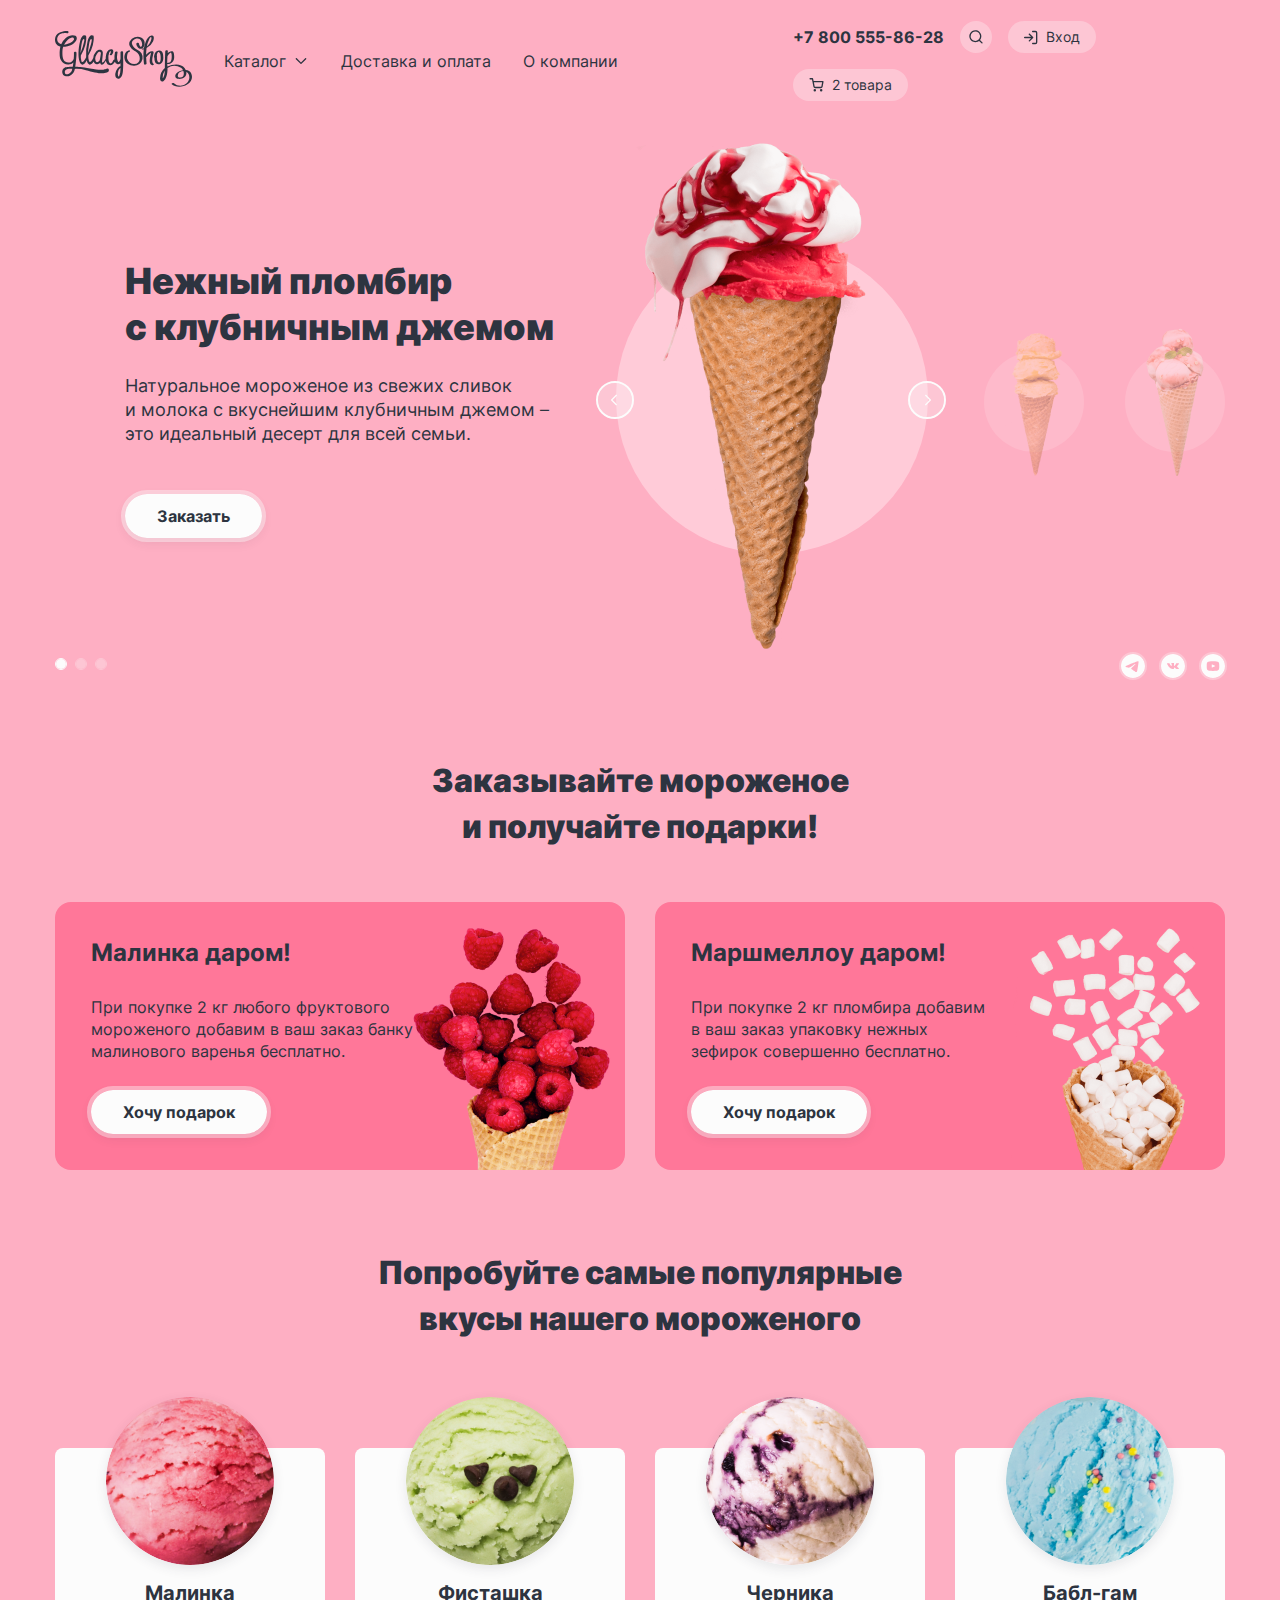
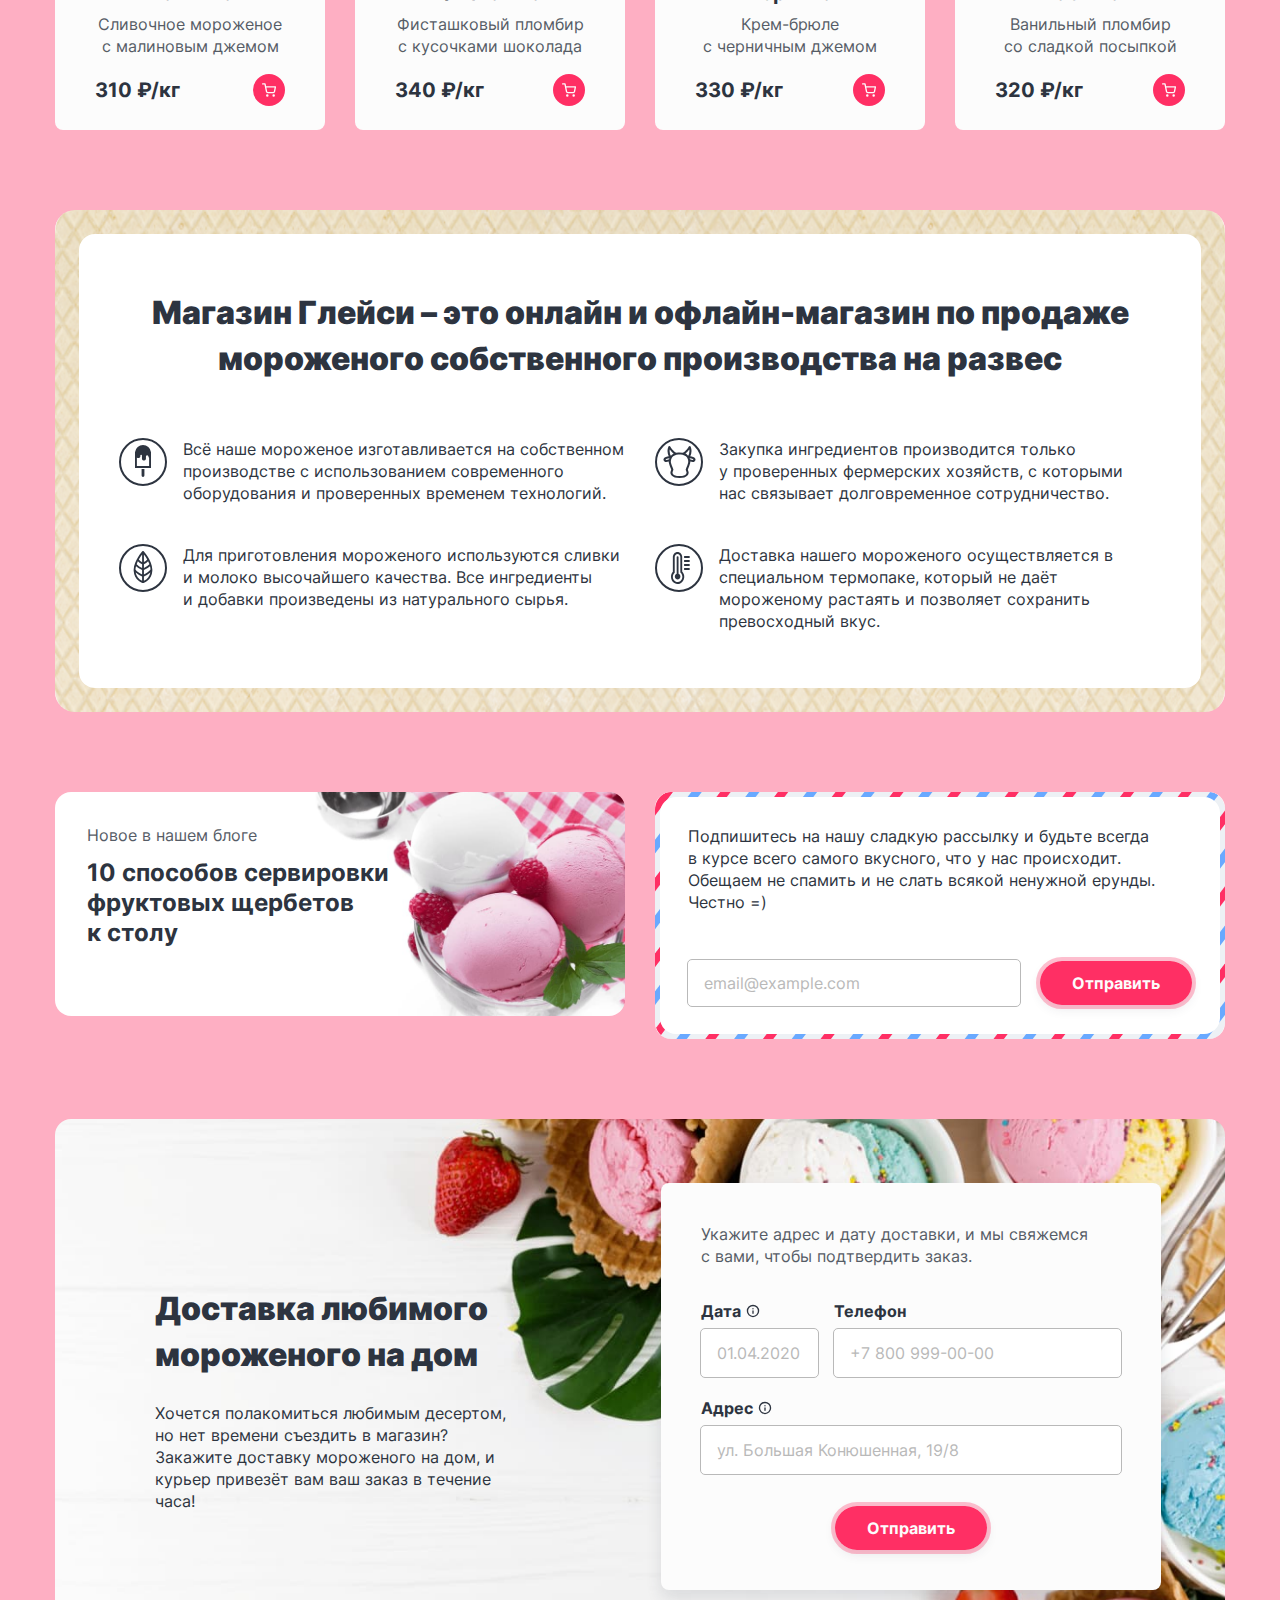
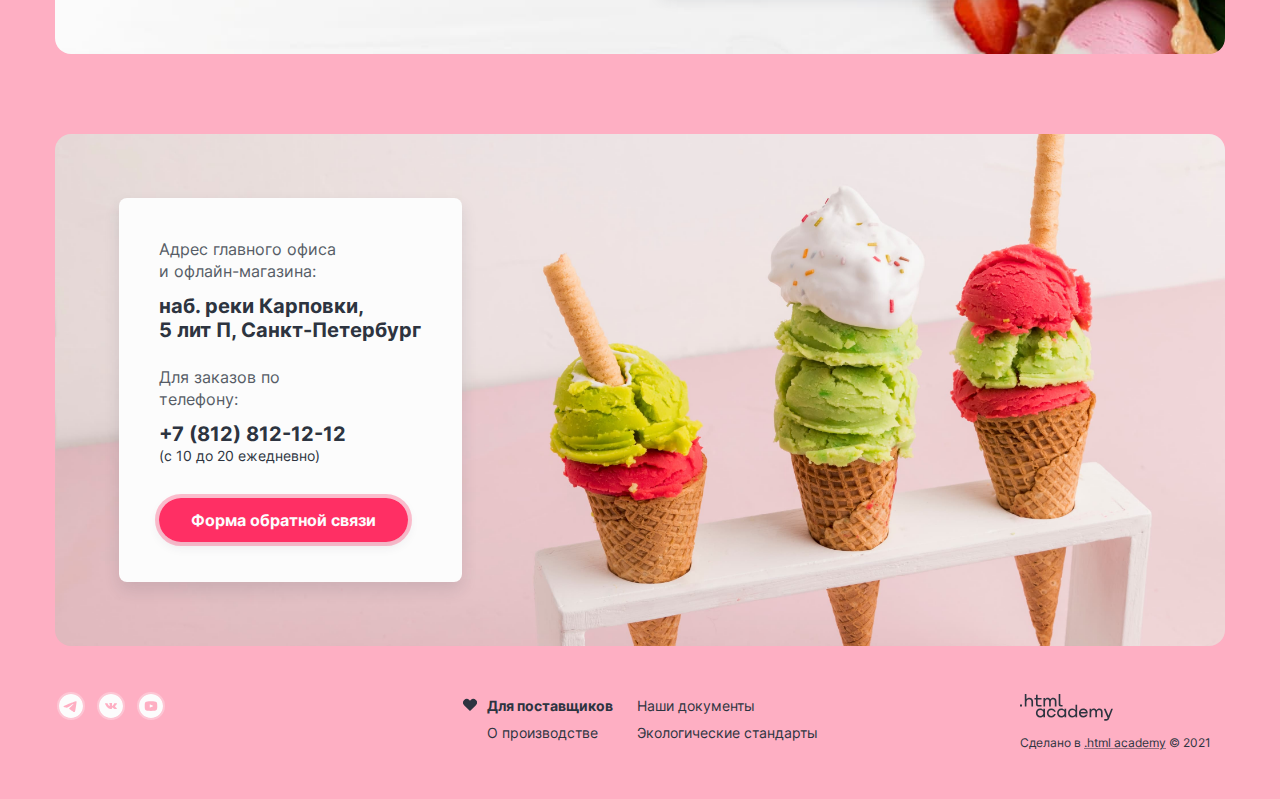
<file: index.html>
<!DOCTYPE html>
<html lang="ru">
  <head>
    <meta charset="utf-8">
    <title>HTML Academy: Глейси</title>
    <link rel="stylesheet" href="./styles/styles.css">
    <link rel="icon" href="favicon.ico">
    <link rel="icon" type="image/png" href="./images/favicon-32x32.png">
  </head>
  <body class="pink-body">
    <header class="page-header">
      <div class="header-wrapper">
        <a aria-label="Логотип Глейси." class="logo">
          <svg class="header-link-icon logo-icon" xmlns="http://www.w3.org/2000/svg" width="137" height="56" fill="none" viewBox="0 0 137 56">
            <path class="header-link-icon logo-icon" fill="#2D3440" d="M52.79 37.565a3.45 3.45 0 0 0-1.914.331s-2.671 2.245-15.885-.34c-9.714-1.905-14.763-1.708-14.763-1.708s1.63-11.179 1.184-14.309a.895.895 0 0 0-.934-.814c-.971 0-1.559.376-1.559.894.084 2.114.01 4.23-.222 6.332a5.362 5.362 0 0 1-2.154 2.69 5.325 5.325 0 0 1-3.34.816c-4.23-.295-5.12-3.354-5.494-5.437-.374-2.084-.587-7.906.526-10.285 0 0 6.375.223 10.382-3.21 4.006-3.435 3.757-6.404 1.86-7.674-1.896-1.27-6.34-1.046-9.75 2.084a17.329 17.329 0 0 0-4.523 6.26S1.191 12.122 2.34 6.863c1.22-5.491 8.69-4.847 8.69-4.847 1.559.304 1.63.447 2.146-.072.517-.518.89-1.86-1.558-1.94C9.169-.076 1.824 1.139.417 6.04c-1.505 5.214 1.273 8.944 5.004 9.525 0 0-2.04 9.033.48 13.504a7.946 7.946 0 0 0 3.163 3.37 7.897 7.897 0 0 0 4.495 1.03c1.47 0 4.07-.822 4.808-2.012 0 0-.347 3.202-.64 4.364 0 0-6.18-.08-8.112.895-3.286 1.744-2.6 5.83-1.336 7.28 1.069 1.234 4.283 1.904 6.607.804a8.86 8.86 0 0 0 3.342-2.812 8.912 8.912 0 0 0 1.6-4.074c3.76-.194 7.526.216 11.156 1.216 5.494 1.646 13.143 3.184 15.44 3.184 2.297 0 7.123-.662 7.417-2.584.16-1.27-.312-1.932-1.05-2.165ZM14.12 7.677s2.92-2.236 4.319-.84a1.927 1.927 0 0 1 .08 2.521c-.588.77-2.137 3.202-9.492 4.41 0 0 2.315-4.079 5.093-6.091Zm.24 34.798s-4.033 2.21-4.452-.787a2.829 2.829 0 0 1 .161-1.874 2.812 2.812 0 0 1 1.3-1.354c.703-.35 1.665-.787 5.859-.635a5.67 5.67 0 0 1-.837 2.696 5.638 5.638 0 0 1-2.03 1.954Z"/><path class="header-link-icon" fill="#2D3440" d="M65.514 21.226v6.162a5.04 5.04 0 0 1-.765 2.262c-.274.495-.63.94-1.051 1.315-.472.412-.784-.51-.962-.894-1.237-2.603-.64-6.09-.16-8.818.223-1.306-2.413-.966-2.618.197a26.425 26.425 0 0 0-.49 7.074 1.659 1.659 0 0 0-1.193.652c-.454.975-1.78 4.213-3.41 2.916-1.175-.894-1.3-3.345-1.425-4.713a13.91 13.91 0 0 1 .73-5.599c-.053.152 1.016-2.53 1.487-1.529a3.26 3.26 0 0 1-.543 2.8c-1.397 1.055.775 1.493 1.62.849 1.604-1.207 2.672-5.107-.061-5.572-3.09-.518-4.844 2.612-5.494 5.098a16.283 16.283 0 0 0-.445 4.364c-.428.752-1.87 3.166-2.716 3.578-.997.518-.98-.206-.944-.671.036-.465.48-4.606.721-7.396a5.18 5.18 0 0 0-.445-3.264c-.383-.778-3.562-2.522-6.358.75a10.665 10.665 0 0 0-2.742 6.261c-.187.376-.392.778-.632 1.216-1.336 2.46-3.019 3.497-3.615 1.789-.6-1.78-.828-3.664-.668-5.536A34.512 34.512 0 0 0 37.84 14.01c1.336-5.956 1.087-8.917.366-9.417-.722-.501-3.785-1.735-5.628 5.59a47.93 47.93 0 0 0-1.416 15.99 38.911 38.911 0 0 1-1.095 2.173c-1.335 2.46-3.01 3.497-3.615 1.789a13.687 13.687 0 0 1-.632-5.536 34.51 34.51 0 0 0 4.506-10.509c1.38-6.036 1.104-8.997.382-9.497-.72-.501-3.784-1.735-5.618 5.59-1.834 7.324-2.2 15.31-.445 20.676 0 0 .961 3.023 2.76 2.8 1.487-.189 3.259-1.655 4.3-4.392.118.538.264 1.07.437 1.592 0 0 .961 3.023 2.76 2.8 1.22-.153 2.671-1.181 3.687-3.06.632 1.637 1.994 2.988 3.748 2.684 2.377-.43 2.867-1.727 2.867-1.727s-.044 2.129 1.478 2.129c1.354 0 2.431-.796 3.5-2.826.365-.689.578-1.091.694-1.324.312 1.923 1.104 3.631 2.671 4.32 2.672 1.163 5.004-1.047 6.376-3.229a3.857 3.857 0 0 0 2.19 2.343 3.325 3.325 0 0 0 3.366-.831v3.148a2.28 2.28 0 0 0-1.38.375 10.47 10.47 0 0 0-3.073 4.222 10.515 10.515 0 0 0-.658 5.187 2.898 2.898 0 0 0 1.473 2.298 2.865 2.865 0 0 0 2.72.036c2.76-1.207 3.18-5.366 3.41-7.906.562-6.108.126-12.467.126-18.593 0-1.127-2.583-.6-2.583.322ZM26.933 11.21c.614-2.37 1.184-3.318 1.78-3.318.597 0 .829.635.41 2.683a52.603 52.603 0 0 1-3.641 11.402s.837-8.389 1.451-10.767Zm7.497 0c.615-2.37 1.184-3.318 1.736-3.318.553 0 .838.635.419 2.683s-1.78 7.709-3.642 11.402c0 0 .89-8.389 1.487-10.767Zm11.45 11.152c-.07.519-.409 3.836-.89 5.625-.48 1.789-.81 2.424-2.252 3.04-1.443.618-2.173-1.27-2.173-1.27-1.024-2.861.347-5.365 1.487-7.082 1.14-1.717 2.288-1.87 2.947-1.789a1.21 1.21 0 0 1 .905 1.002c.023.158.015.319-.023.474ZM65.444 38.46a16.242 16.242 0 0 1-1.407 6.984c-.623.125-.89-.107-1.104-1.109a9.633 9.633 0 0 1 0-2.906 8.06 8.06 0 0 1 2.475-4.606c.045.563.045 1.109.036 1.637ZM82.183 18.695a9.59 9.59 0 0 1-3.077-2.172 9.64 9.64 0 0 1-2.007-3.194c-1.14-3.416 2.6-5.938 5.582-5.786 2.983.152 4.577 3.237 4.452 6-.053.976-.667 3.176-1.87 2.03a5.692 5.692 0 0 1-1.389-3.245c-.178-1.083-2.76-.439-2.582.697.517 3.273 4.025 6.877 7.034 3.452a6.585 6.585 0 0 0 1.259-5.586 6.584 6.584 0 0 0-1.283-2.641 6.55 6.55 0 0 0-2.3-1.816 9.08 9.08 0 0 0-6.286-.122 9.126 9.126 0 0 0-4.87 3.994c-2.431 4.338 2.448 8.577 5.903 10.124 5.547 2.978 5.752 12.565-1.62 12.628a7.405 7.405 0 0 1-4.207-1.431 7.456 7.456 0 0 1-2.64-3.586c-.508-1.503-.25-6.752 1.78-7.155 1.612-.313 1.176-1.788-.4-1.511-3.304.644-4.524 4.927-4.203 7.923.516 4.776 4.968 7.45 9.465 7.414a8.497 8.497 0 0 0 5.502-1.82 8.564 8.564 0 0 0 3.073-4.932 8.394 8.394 0 0 0-.991-5.597 8.335 8.335 0 0 0-4.325-3.668Z"/><path class="header-link-icon" fill="#2D3440" d="M98.727 32.906c-2.538-1.395-1.087-6.77-.704-8.836.25-1.333 1.38-3.39-.436-3.846-2.128-.518-4.657 1.512-6.482 3.452a45.52 45.52 0 0 1 .49-6.69 13.905 13.905 0 0 0 6.392-6.608c1.158-2.325 1.728-7.155-2.19-5.742-3.562 1.252-4.781 5.366-5.894 8.666a26.925 26.925 0 0 0-.971 3.909c-.355.15-.718.28-1.086.393-1.478.465-1.282 1.261.213.796l.722-.233c-.713 5.018-.232 10.276.222 15.204 0 .483 2.671 0 2.573-.698-.195-2.2-.364-4.4-.436-6.582.215-.063.41-.184.561-.349a20.091 20.091 0 0 1 2.743-2.835c.267-.241.543-.465.819-.68l.41-.303c.596-.474.712-.483.338 0-.14.852-.324 1.697-.552 2.53-.49 2.683-1.897 7.951 1.193 9.641.668.34 3.072-.661 2.075-1.19Zm-5.78-21.562c.277-.796.642-1.583.98-2.352.419-.966 1.54-4.266 2.35-2.683.65 1.26-.373 3.327-.827 4.534a10.63 10.63 0 0 1-3.562 4.74c.26-1.435.614-2.851 1.06-4.24Z"/><path class="header-link-icon" fill="#2D3440" d="M108.298 26.637c0-2.943-.329-6.717-3.828-7.03-3.838-.348-5.343 3.685-5.396 6.699a.53.53 0 0 0 .311.51c0 2.817.677 6.492 4.016 6.43 3.722-.054 4.897-3.318 4.897-6.61Zm-4.452 4.9c-2.172-.894-1.976-4.659-1.834-6.474a.485.485 0 0 0-.214-.474c.268-1.789.962-4.472 2.547-3.14 1.264 1.092 1.291 3.712 1.353 5.223.054 1.056-.08 5.527-1.843 4.866h-.009ZM136.346 42.78c-.997-2.577-3.188-3.578-5.601-3.685a10.03 10.03 0 0 0-1.006-1.86c-3.481-5.179-11.744-4.472-17.345-1.79 0-.813-.08-1.627-.116-2.44a6.486 6.486 0 0 0 3.249-.58 6.512 6.512 0 0 0 2.548-2.104c1.487-2.137 1.273-5.93.686-8.326-.552-2.254-2.743-1.851-4.39-1.1a6.55 6.55 0 0 0-1.656 1.127c0-.6.098-1.207.142-1.789.098-1.377-2.529-1.028-2.618.188-.409 5.536-.267 11.054-.391 16.58a13.197 13.197 0 0 0-3.666 4.839 13.245 13.245 0 0 0-1.116 5.974c0 2.03 1.719 3.578 3.562 2.129 2.573-1.986 3.357-5.93 3.713-8.944.146-1.345.193-2.699.142-4.05a12.427 12.427 0 0 1 13.534-.09 6.203 6.203 0 0 1 2.022 2.414c-1.424.256-2.807.701-4.114 1.324-1.523.733-3.784 2.468-3.677 4.41a2.687 2.687 0 0 0 .546 1.703c.372.488.898.834 1.493.979a.795.795 0 0 0 .258.08c5.467.895 9.536-2.352 8.753-6.922 2.671 1.458 3.659 4.839 2.715 7.745-2.128 6.529-10.32 7.987-15.092 3.622-.517-.465-2.84.519-2.431.895 6.892 6.322 24.059.474 19.856-10.33Zm-26.659-1.584a13.915 13.915 0 0 1-1.015 4.597c-.222.492-.463.966-.721 1.431 0 0-.231.054-.276-.644a12.91 12.91 0 0 1 2.084-7.056c-.018.554-.036 1.118-.072 1.672Zm2.787-15.972a.698.698 0 0 0 .134-.152 12.518 12.518 0 0 1 1.692-2.245 7.011 7.011 0 0 1 1.611-1.36c.285.143.579.895.686 1.905.276 2.487.392 9.033-3.508 8.416a2.132 2.132 0 0 0-.891.152c-.009-2.272.116-4.49.276-6.716Zm11.647 21.23h-.054c-1.495-.357-1.335-1.788-1.139-2.754.436-2.262 3.178-3.479 5.44-3.577 1.149 3.22.267 7.074-4.247 6.332Z"/>
          </svg>
        </a>
        <nav class="header-navigation">
          <ul class="header-navigation-list">
            <li class="header-navigation-item">
              <div class="header-search-button-wrapper">
                <a class="header-navigation-link header-catalog-link" href="#">
                  Каталог
                  <svg class="header-link-icon" xmlns="http://www.w3.org/2000/svg" width="12" height="6" fill="none" viewBox="0 0 12 6">
                    <path class="header-link-icon" fill="#2D3440" fill-rule="evenodd" d="M1.808.195a.667.667 0 0 0-.943.943l4.66 4.66a.665.665 0 0 0 .955 0l4.661-4.66A.667.667 0 0 0 10.2.195L6.003 4.39 1.808.195Z" clip-rule="evenodd"/>
                  </svg>
                </a>
                <div class="header-catalog-list-wrapper">
                  <span class="header-catalog-title">Новинки</span>
                  <ul class="header-catalog-list">
                    <li class="header-catalog-list-item">
                      <a class="header-catalog-list-link" href="./catalog.html">Сливочное</a>
                    </li>
                    <li class="header-catalog-item">
                      <a class="header-catalog-list-link" href="#">Щербеты</a>
                    </li>
                    <li class="header-catalog-item">
                      <a class="header-catalog-list-link" href="#">Фруктовый лед</a>
                    </li>
                    <li class="header-catalog-item">
                      <a class="header-catalog-list-link" href="#">Мелорин</a>
                    </li>
                  </ul>
                </div>
              </div>
            </li>
            <li class="header-navigation-item">
              <a class="header-navigation-link" href="#">Доставка и оплата</a>
            </li>
            <li class="header-navigation-item">
              <a class="header-navigation-link" href="#">О компании</a>
            </li>
          </ul>
        </nav>
        <div class="user-navigation">
          <ul class="user-navigation-list">
            <li class="user-navigation-item">
              <a class="user-navigation-link header-phone-link" href="tel:+78005558628">+7 800 555-86-28</a>
            </li>
            <li class="user-navigation-item">
              <div class="user-navigation-link header-search-button-wrapper">
                <button aria-label="Поиск." class="user-navigation-link header-search-button" type="button">
                  <svg class="header-link-icon" xmlns="http://www.w3.org/2000/svg" width="14" height="14" fill="none" viewBox="0 0 14 14">
                    <path class="header-link-icon" fill="#2D3440" fill-rule="evenodd" d="M1.663 6.188a4.667 4.667 0 1 1 8.028 3.237.674.674 0 0 0-.124.124 4.667 4.667 0 0 1-7.904-3.361Zm8.412 4.688a6 6 0 1 1 .943-.943l2.45 2.45a.667.667 0 1 1-.943.943l-2.45-2.45Z" clip-rule="evenodd"/>
                  </svg>
                </button>
                <form class="header-search-wrapper"  action="https://echo.htmlacademy.ru" method="post">
                  <label class="visually-hidden" for="search">Поиск.</label>
                  <input class="header-search-input" type="text" name="search" id="search" placeholder="Поиск по сайту" required>
                  <button aria-label="Заркыть окно поиска" class="header-search-close-button" type="button">
                    <svg class="header-search-close-button" width="16" height="16" viewBox="0 0 16 16" fill="none" xmlns="http://www.w3.org/2000/svg">
                      <g opacity="0.4">
                      <path fill-rule="evenodd" clip-rule="evenodd" d="M12.803 4.13807C13.0634 3.87772 13.0634 3.45561 12.803 3.19526C12.5427 2.93491 12.1206 2.93491 11.8602 3.19526L7.99914 7.05633L4.13807 3.19526C3.87772 2.93491 3.45561 2.93491 3.19526 3.19526C2.93491 3.45561 2.93491 3.87772 3.19526 4.13807L7.05633 7.99914L3.19526 11.8602C2.93491 12.1206 2.93491 12.5427 3.19526 12.803C3.45561 13.0634 3.87772 13.0634 4.13807 12.803L7.99914 8.94195L11.8602 12.803C12.1206 13.0634 12.5427 13.0634 12.803 12.803C13.0634 12.5427 13.0634 12.1206 12.803 11.8602L8.94195 7.99914L12.803 4.13807Z" fill="#2D3440"/>
                      </g>
                      </svg>
                  </button>
                </form>
              </div>
            </li>
            <li class="user-navigation-item">
              <div class="header-search-button-wrapper">
                <a class="user-navigation-link header-enter-link" href="#">
                  <svg class="header-link-icon" xmlns="http://www.w3.org/2000/svg" width="14" height="15" fill="none" viewBox="0 0 14 15">
                    <path class="header-link-icon" fill="#2D3440" fill-rule="evenodd" d="M8 1.525c0-.369.298-.667.667-.667h2.666a2 2 0 0 1 2 2v9.333a2 2 0 0 1-2 2H8.667a.667.667 0 0 1 0-1.333h2.666A.667.667 0 0 0 12 12.19V2.858a.666.666 0 0 0-.667-.667H8.667A.667.667 0 0 1 8 1.525ZM4.862 3.72c.26-.26.682-.26.943 0l3.329 3.329a.673.673 0 0 1 .2.476.664.664 0 0 1-.2.476l-3.33 3.328a.667.667 0 1 1-.942-.943l2.195-2.195H.667a.667.667 0 1 1 0-1.333h6.39L4.862 4.663a.667.667 0 0 1 0-.943Z" clip-rule="evenodd"/>
                  </svg>
                  Вход
                </a>
                <div class="header-modal-wrapper">
                  <span class="header-modal-headline">Личный кабинет</span>
                  <form class="header-modal-form" action="https://echo.htmlacademy.ru" method="post">
                    <label class="visually-hidden" for="header-email">Введите email.</label>
                    <input class="header-modal-input header-modal-input-mail" id="header-email" type="email" placeholder="email@example.com" required>
                    <label class="visually-hidden" for="header-pass">Введите пароль.</label>
                    <input class="header-modal-input header-modal-input-password" id="header-pass" type="password" placeholder="Пароль" required>
                    <button class="button header-modal-enter-button" type="submit">Войти
                      <svg class="spinner-icon" xmlns="http://www.w3.org/2000/svg" width="16" height="16" fill="none" viewBox="0 0 16 16">
                        <g stroke="#FCFCFC" stroke-linecap="round" stroke-width="2" clip-path="url(#a)"><circle cx="8" cy="8" r="7" opacity=".25"/><path d="M15 8a7 7 0 0 0-7-7"/></g><defs><clipPath ><path fill="#fff" d="M0 0h16v16H0z"/></clipPath></defs>
                      </svg>
                    </button>
                    <div>
                      <a class="header-modal-link forgot-password" href="#">Забыли пароль?</a><br>
                      <a class="header-modal-link registration" href="#">Регистрация</a>
                    </div>
                  </form>
                </div>
              </div>
            </li>
            <li class="user-navigation-item basket-link">
              <div class="header-search-button-wrapper">
                <a class="user-navigation-link" href="#">
                  <svg class="header-link-icon" xmlns="http://www.w3.org/2000/svg" width="15" height="14" fill="none" viewBox="0 0 15 14">
                    <path class="header-link-icon" fill="#2D3440" fill-rule="evenodd" d="M1.167.108a.667.667 0 1 0 0 1.333h1.77l.468 2.336a.664.664 0 0 0 .011.053l.967 4.833a1.826 1.826 0 0 0 1.819 1.47h5.62a1.826 1.826 0 0 0 1.819-1.47l.001-.005.927-4.861a.667.667 0 0 0-.655-.792H4.611L4.138.644a.667.667 0 0 0-.654-.536H1.167ZM5.69 8.402l-.813-4.064h8.23l-.775 4.067a.492.492 0 0 1-.492.395H6.183a.492.492 0 0 1-.492-.397Zm-1.134 3.961a1.246 1.246 0 1 1 2.492 0 1.246 1.246 0 0 1-2.492 0Zm6.374 0a1.246 1.246 0 1 1 2.491 0 1.246 1.246 0 0 1-2.491 0Z" clip-rule="evenodd"/>
                  </svg>
                  2 товара
                </a>
                <div class="header-basket">
                  <span class="basket-name">Корзина</span>
                  <ul class="basket-products-list">
                    <li class="basket-products-item">
                      <a class="basket-products-link basket-products-link-amateur" href="#">
                        <img class="basket-product-image" src="./images/header/basket-product-1.png" width="46" height="46" alt="Мороженое Малинка.">
                        <div>
                          <span>Малинка</span><br>
                          <span class="basket-item-description">1 кг х 310 ₽</span>
                        </div>
                      </a>
                      <b class="basket-item-price">310 ₽</b>
                      <button class="tooltip-delete-button" type="button" aria-label="Удалить товар."></button>
                    </li>
                    <li class="basket-products-item">
                        <a class="basket-products-link basket-products-link-amateur" href="#">
                          <img class="basket-product-image" src="./images/header/basket-product-2.png" width="46" height="46" alt="Мороженое Бабл-гам.">
                          <div>
                            <span>Бабл-гам</span><br>
                            <span class="basket-item-description">1,5 кг х 320 ₽</span>
                          </div>
                        </a>
                      <b class="basket-item-price">480 ₽</b>
                      <button class="tooltip-delete-button" type="button" aria-label="Удалить товар."></button>
                    </li>
                  </ul>
                    <div class="basket-bottom">
                      <a class="button basket-submit-button" href="#">Оформить заказ
                        <svg class="spinner-icon" xmlns="http://www.w3.org/2000/svg" width="16" height="16" fill="none" viewBox="0 0 16 16">
                          <g stroke="#FCFCFC" stroke-linecap="round" stroke-width="2" clip-path="url(#a)"><circle cx="8" cy="8" r="7" opacity=".25"/><path d="M15 8a7 7 0 0 0-7-7"/></g><defs><clipPath ><path fill="#fff" d="M0 0h16v16H0z"/></clipPath></defs>
                        </svg>
                      </a>
                      <span class="basket-total-price">Итого: 790 ₽</span>
                    </div>
                </div>
                <div class="basket-empty">
                  <span class="basket-empty-text">Ваша корзина пока пуста</span>
                </div>
              </div>
            </li>
          </ul>
        </div>
      </div>
    </header>
    <main class="main-index">
      <h1 class="visually-hidden">Глейси. Главная страница.</h1>
      <section class="product-slider">
        <h2 class="visually-hidden">Популярное мороженое.</h2>
        <button class="slider-switch-button slider-previous-button" type="button">
          <span class="visually-hidden">Предыдущее мороженое.</span>
          <svg class="slider-switch-button-icon" xmlns="http://www.w3.org/2000/svg" width="16" height="16" fill="none" viewBox="0 0 16 16">
            <path fill="#FCFCFC" fill-rule="evenodd" d="M8.865 13.135a.665.665 0 0 0 .94-.94L5.604 7.994l4.201-4.202a.665.665 0 0 0-.94-.94L4.196 7.52l-.003.003c-.26.26-.26.681 0 .94l4.672 4.672Z" clip-rule="evenodd"/>
          </svg>
        </button>
        <button class="slider-switch-button slider-next-button" type="button">
          <span class="visually-hidden">Следующее мороженое.</span>
          <svg class="slider-switch-button-icon" xmlns="http://www.w3.org/2000/svg" width="16" height="16" fill="none" viewBox="0 0 16 16">
            <path fill="#FCFCFC" fill-rule="evenodd" d="M8.865 13.135a.665.665 0 0 0 .94-.94L5.604 7.994l4.201-4.202a.665.665 0 0 0-.94-.94L4.196 7.52l-.003.003c-.26.26-.26.681 0 .94l4.672 4.672Z" clip-rule="evenodd"/>
          </svg>
        </button>
        <div class="slide-wrapper">
          <div class="slider-description-wrapper">
            <h3 class="ice-cream-name">Нежный пломбир<br>с клубничным джемом</h3>
            <p class="ice-cream-description">Натуральное мороженое из свежих сливок<br>и молока с вкуснейшим клубничным джемом – это идеальный десерт для всей семьи.</p>
            <a class="white-button slider-order-button" href="#">Заказать
              <svg class="spinner-icon" xmlns="http://www.w3.org/2000/svg" width="17" height="16" fill="none" viewBox="0 0 17 16">
                <g stroke="#242424" stroke-linecap="round" stroke-width="2" clip-path="url(#a)"><circle cx="8.902" cy="8" r="7" opacity=".24"/><path d="M15.902 8a7 7 0 0 0-7-7"/></g><defs><clipPath ><path fill="#fff" d="M.902 0h16v16h-16z"/></clipPath></defs>
              </svg>
            </a>
          </div>
          <div class="ice-cream-images">
            <div class="slider-main-image">
              <img src="./images/index/slider-1/product-1.png" alt="Нежный пломбир c клубничным джемом." width="306" height="507">
            </div>
            <a aria-label="Заказать сливочное мороженое со вкусом банана." class="slider-image" href="#">
                <img src="./images/index/slider-1/product-2.png" alt="Сливочное мороженое со вкусом банана" width="66" height="150">
            </a>
            <a aria-label="Заказать карамельный пломбир с маршмеллоу." href="#" class="slider-image">
              <img src="./images/index/slider-1/product-3.png" alt="Карамельный пломбир с маршмеллоу" width="66" height="150">
            </a>
          </div>
        </div>
        <div class="slide-wrapper slide-wrapper-hidden">
          <div class="slider-description-wrapper">
            <h3 class="ice-cream-name">Сливочное мороженое<br>со вкусом банана</h3>
            <p class="ice-cream-description">Сливочное мороженое с ярким банановым вкусом подарит вам свежесть и наслаждение даже в самый жаркий летний день.</p>
            <a class="white-button slider-order-button" href="#">Заказать
              <svg class="spinner-icon" xmlns="http://www.w3.org/2000/svg" width="17" height="16" fill="none" viewBox="0 0 17 16">
                <g stroke="#242424" stroke-linecap="round" stroke-width="2" clip-path="url(#a)"><circle cx="8.902" cy="8" r="7" opacity=".24"/><path d="M15.902 8a7 7 0 0 0-7-7"/></g><defs><clipPath ><path fill="#fff" d="M.902 0h16v16h-16z"/></clipPath></defs>
              </svg>
            </a>
          </div>
          <div class="ice-cream-images">
            <div class="slider-main-image">
              <img src="./images/index/slider-2/product-1.png" alt="Сливочное мороженое со вкусом банана" width="306" height="507">
            </div>
            <a aria-label="Заказать карамельный пломбир с маршмеллоу" href="#" class="slider-image">
              <img src="./images/index/slider-2/product-2.png" alt="Карамельный пломбир с маршмеллоу" width="66" height="150">
            </a>
            <a aria-label="Заказать нежный пломбир с клубничным джемом" href="#" class="slider-image">
              <img src="./images/index/slider-2/product-3.png" alt="Нежный пломбир с клубничным джемом" width="66" height="150">
            </a>
          </div>
        </div>
        <div class="slide-wrapper slide-wrapper-hidden">
          <div class="slider-description-wrapper">
            <h3 class="ice-cream-name">Карамельный пломбир<br>с маршмеллоу</h3>
            <p class="ice-cream-description">Необычный сладкий десерт с карамельным топпингом и кусочками зефира завоюет<br>сердца сладкоежек всех возрастов.</p>
            <a class="white-button slider-order-button" href="#">Заказать
              <svg class="spinner-icon" xmlns="http://www.w3.org/2000/svg" width="17" height="16" fill="none" viewBox="0 0 17 16">
                <g stroke="#242424" stroke-linecap="round" stroke-width="2" clip-path="url(#a)"><circle cx="8.902" cy="8" r="7" opacity=".24"/><path d="M15.902 8a7 7 0 0 0-7-7"/></g><defs><clipPath ><path fill="#fff" d="M.902 0h16v16h-16z"/></clipPath></defs>
              </svg>
            </a>
          </div>
          <div class="ice-cream-images">
            <div class="slider-main-image">
              <img src="./images/index/slider-3/product-1.png" alt="Карамельный пломбир с маршмеллоу" width="306" height="507">
            </div>
            <a aria-label="Закзать нежный пломбир с клубничным джемом" href="#" class="slider-image">
              <img src="./images/index/slider-3/product-2.png" alt="Нежный пломбир с клубничным джемом" width="66" height="150">
            </a>
            <a aria-label="Заказать сливочное мороженое со вкусом банана" href="#" class="slider-image">
              <img src="./images/index/slider-3/product-3.png" alt="Сливочное мороженое со вкусом банана" width="66" height="150">
            </a>
          </div>
        </div>
        <div class="slider-bottom-wrapper">
          <ol class="slider-pagination">
            <li>
              <button class="slider-pagination-button slider-pagination-button-current" type="button">
                <span class="visually-hidden">1 товар.</span>
              </button>
            </li>
            <li>
              <button class="slider-pagination-button" type="button">
                <span class="visually-hidden">2 товар.</span>
              </button>
            </li>
            <li>
              <button class="slider-pagination-button" type="button">
                <span class="visually-hidden">3 товар.</span>
              </button>
            </li>
          </ol>
          <ul class="slider-social-list">
            <li class="slider-social-item">
              <a class="slider-social-link telegram-social-link" href="https://t.me/htmlacademy">
                <span class="visually-hidden">Telegram.</span>
                <svg xmlns="http://www.w3.org/2000/svg" width="24" height="24" fill="none" class="slider-social-link-icon" viewBox="0 0 24 24">
                  <path fill="#FCFCFC" fill-rule="evenodd" d="M24 12c0 6.627-5.373 12-12 12S0 18.627 0 12 5.373 0 12 0s12 5.373 12 12ZM12.43 8.859c-1.167.485-3.5 1.49-6.998 3.014-.568.226-.866.447-.893.663-.046.366.412.51 1.034.705.085.027.173.054.263.084.613.199 1.437.432 1.865.441.389.008.823-.152 1.302-.48 3.268-2.207 4.955-3.322 5.061-3.346.075-.017.179-.039.249.024.07.062.063.18.056.212-.046.193-1.84 1.862-2.77 2.726-.29.269-.495.46-.537.504-.094.097-.19.19-.282.279-.57.548-.996.96.024 1.632.49.323.882.59 1.273.856.427.291.853.581 1.405.943.14.092.274.187.405.28.497.355.944.673 1.496.623.32-.03.652-.331.82-1.23.397-2.126 1.179-6.73 1.36-8.628a2.112 2.112 0 0 0-.02-.472.506.506 0 0 0-.172-.325c-.143-.117-.365-.142-.465-.14-.451.008-1.143.249-4.476 1.635Z" clip-rule="evenodd"/>
                </svg>
              </a>
            </li>
            <li class="slider-social-item">
              <a class="slider-social-link vk-social-link" href="https://vk.com/htmlacademy">
                <span class="visually-hidden">Вконтакте.</span>
                <svg xmlns="http://www.w3.org/2000/svg" width="24" height="24" fill="none" viewBox="0 0 24 24">
                  <path fill="#FCFCFC" fill-rule="evenodd" d="M24 12c0 6.627-5.373 12-12 12S0 18.627 0 12 5.373 0 12 0s12 5.373 12 12Zm-11.412 2.975h-.717s-1.582.083-2.976-1.188c-1.52-1.388-2.863-4.14-2.863-4.14s-.077-.18.007-.268c.095-.098.352-.104.352-.104l1.715-.01s.161.024.277.098c.095.062.149.176.149.176s.277.615.644 1.17c.716 1.085 1.05 1.322 1.293 1.206.354-.17.248-1.533.248-1.533s.007-.496-.178-.716c-.143-.17-.414-.22-.533-.235-.096-.011.062-.207.267-.295.309-.133.854-.14 1.498-.135.501.005.645.032.842.074.455.096.44.405.41 1.07-.01.2-.02.43-.02.697 0 .06-.002.124-.004.19-.01.34-.023.73.233.876.132.074.453.011 1.256-1.185.381-.566.667-1.233.667-1.233s.062-.119.16-.17c.098-.051.232-.036.232-.036l1.805-.01s.542-.056.63.158c.091.226-.203.751-.94 1.612-.696.813-1.036 1.115-1.01 1.38.02.196.242.372.67.72.888.722 1.124 1.101 1.18 1.192a.447.447 0 0 0 .011.016c.398.578-.44.623-.44.623l-1.603.02s-.345.06-.798-.214c-.237-.142-.469-.375-.69-.597-.337-.339-.649-.652-.915-.578-.447.124-.433.967-.433.967s.004.18-.098.277c-.11.104-.328.125-.328.125Z" clip-rule="evenodd"/>
                </svg>
              </a>
            </li>
            <li class="slider-social-item">
              <a class="slider-social-link youtube-social-link" href="https://www.youtube.com/@HTMLAcademyRUS/featured">
                <span class="visually-hidden">Youtube.</span>
                <svg xmlns="http://www.w3.org/2000/svg" width="24" height="24" fill="none" viewBox="0 0 24 24">
                  <path fill="#FCFCFC" d="m14.004 11.791-2.808-1.31c-.245-.114-.446.014-.446.285v2.468c0 .271.201.399.446.285l2.806-1.31c.247-.115.247-.303.002-.418ZM12 0C5.372 0 0 5.372 0 12s5.372 12 12 12 12-5.372 12-12S18.628 0 12 0Zm0 16.875c-6.143 0-6.25-.554-6.25-4.875S5.857 7.125 12 7.125c6.142 0 6.25.554 6.25 4.875s-.108 4.875-6.25 4.875Z"/>
                </svg>
              </a>
            </li>
          </ul>
        </div>
      </section>
      <section class="gifts-section">
        <h2 class="gifts-section-title">Заказывайте мороженое и получайте подарки!</h2>
        <ul class="gifts-section-wrapper">
          <li class="gifts-section-card gifts-section-card-raspberry">
            <span class="gifts-card-name">Малинка даром!</span>
            <p class="gifts-card-text">При покупке 2 кг любого фруктового мороженого добавим в ваш заказ банку малинового варенья бесплатно.</p>
            <a class="white-button" href="#">Хочу подарок
              <svg class="spinner-icon" xmlns="http://www.w3.org/2000/svg" width="17" height="16" fill="none" viewBox="0 0 17 16">
                <g stroke="#242424" stroke-linecap="round" stroke-width="2" clip-path="url(#a)"><circle cx="8.902" cy="8" r="7" opacity=".24"/><path d="M15.902 8a7 7 0 0 0-7-7"/></g><defs><clipPath ><path fill="#fff" d="M.902 0h16v16h-16z"/></clipPath></defs>
              </svg>
            </a>
          </li>
          <li class="gifts-section-card gifts-section-card-marshmallow">
            <span class="gifts-card-name">Маршмеллоу даром!</span>
            <p class="gifts-card-text">При покупке 2 кг пломбира добавим<br>в ваш заказ упаковку нежных<br>зефирок совершенно бесплатно.</p>
            <a class="white-button" href="#">Хочу подарок
              <svg class="spinner-icon" xmlns="http://www.w3.org/2000/svg" width="17" height="16" fill="none" viewBox="0 0 17 16">
                <g stroke="#242424" stroke-linecap="round" stroke-width="2" clip-path="url(#a)"><circle cx="8.902" cy="8" r="7" opacity=".24"/><path d="M15.902 8a7 7 0 0 0-7-7"/></g><defs><clipPath ><path fill="#fff" d="M.902 0h16v16h-16z"/></clipPath></defs>
              </svg>
            </a>
          </li>
        </ul>
      </section>
      <section class="index-catalog-section">
        <h2 class="index-catalog-section-title">Попробуйте самые популярные вкусы нашего мороженого</h2>
        <ul class="index-catalog-list">
          <li class="index-catalog-item">
            <img class="index-catalog-image" src="./images/index/catalog-list/raspberry-catalog.png" alt="Малинка." width="168" height="168">
            <a class="index-catalog-icecream-name" href="#">Малинка</a>
            <span class="index-catalog-icecream-description">Сливочное мороженое<br>с малиновым джемом</span>
            <div class="index-catalog-inner-wrapper">
              <span class="index-catalog-icecream-price">310 ₽/кг</span>
              <button class="index-catalog-basket-button" type="button">
                <span class="visually-hidden">Поместить товар в корзину.</span>
                <svg xmlns="http://www.w3.org/2000/svg" width="15" height="14" fill="none" viewBox="0 0 15 14">
                  <path fill="#FCFCFC" fill-rule="evenodd" d="M1.167.25a.667.667 0 1 0 0 1.333h1.77l.468 2.336a.664.664 0 0 0 .011.053l.967 4.833a1.826 1.826 0 0 0 1.819 1.47h5.62a1.826 1.826 0 0 0 1.819-1.47l.001-.005.927-4.861a.667.667 0 0 0-.655-.792H4.611L4.138.786A.667.667 0 0 0 3.484.25H1.167ZM5.69 8.544 4.878 4.48h8.23l-.775 4.067a.492.492 0 0 1-.492.395H6.183a.492.492 0 0 1-.492-.397Zm-1.134 3.961a1.246 1.246 0 1 1 2.492 0 1.246 1.246 0 0 1-2.492 0Zm6.374 0a1.246 1.246 0 1 1 2.491 0 1.246 1.246 0 0 1-2.491 0Z" clip-rule="evenodd"/>
                </svg>
              </button>
            </div>
          </li>
          <li class="index-catalog-item">
            <img class="index-catalog-image"  src="./images/index/catalog-list/pistachio-catalog.png" alt="Фисташка." width="168" height="168">
            <a class="index-catalog-icecream-name" href="#">Фисташка</a>
            <span class="index-catalog-icecream-description">Фисташковый пломбир<br>с кусочками шоколада</span>
            <div class="index-catalog-inner-wrapper">
              <span class="index-catalog-icecream-price">340 ₽/кг</span>
              <button class="index-catalog-basket-button" type="button">
                <span class="visually-hidden">Поместить товар в корзину.</span>
                <svg xmlns="http://www.w3.org/2000/svg" width="15" height="14" fill="none" viewBox="0 0 15 14">
                  <path fill="#FCFCFC" fill-rule="evenodd" d="M1.167.25a.667.667 0 1 0 0 1.333h1.77l.468 2.336a.664.664 0 0 0 .011.053l.967 4.833a1.826 1.826 0 0 0 1.819 1.47h5.62a1.826 1.826 0 0 0 1.819-1.47l.001-.005.927-4.861a.667.667 0 0 0-.655-.792H4.611L4.138.786A.667.667 0 0 0 3.484.25H1.167ZM5.69 8.544 4.878 4.48h8.23l-.775 4.067a.492.492 0 0 1-.492.395H6.183a.492.492 0 0 1-.492-.397Zm-1.134 3.961a1.246 1.246 0 1 1 2.492 0 1.246 1.246 0 0 1-2.492 0Zm6.374 0a1.246 1.246 0 1 1 2.491 0 1.246 1.246 0 0 1-2.491 0Z" clip-rule="evenodd"/>
                </svg>
              </button>
            </div>
          </li>
          <li class="index-catalog-item">
            <img class="index-catalog-image"  src="./images/index/catalog-list/blueberry-catalog.png" alt="Черника." width="168" height="168">
            <a class="index-catalog-icecream-name" href="#">Черника</a>
            <span class="index-catalog-icecream-description">Крем-брюле<br>с черничным джемом</span>
            <div class="index-catalog-inner-wrapper">
              <span class="index-catalog-icecream-price">330 ₽/кг</span>
              <button class="index-catalog-basket-button" type="button">
                <span class="visually-hidden">Поместить товар в корзину.</span>
                <svg xmlns="http://www.w3.org/2000/svg" width="15" height="14" fill="none" viewBox="0 0 15 14">
                  <path fill="#FCFCFC" fill-rule="evenodd" d="M1.167.25a.667.667 0 1 0 0 1.333h1.77l.468 2.336a.664.664 0 0 0 .011.053l.967 4.833a1.826 1.826 0 0 0 1.819 1.47h5.62a1.826 1.826 0 0 0 1.819-1.47l.001-.005.927-4.861a.667.667 0 0 0-.655-.792H4.611L4.138.786A.667.667 0 0 0 3.484.25H1.167ZM5.69 8.544 4.878 4.48h8.23l-.775 4.067a.492.492 0 0 1-.492.395H6.183a.492.492 0 0 1-.492-.397Zm-1.134 3.961a1.246 1.246 0 1 1 2.492 0 1.246 1.246 0 0 1-2.492 0Zm6.374 0a1.246 1.246 0 1 1 2.491 0 1.246 1.246 0 0 1-2.491 0Z" clip-rule="evenodd"/>
                </svg>
              </button>
            </div>
          </li>
          <li class="index-catalog-item">
            <img class="index-catalog-image"  src="./images/index/catalog-list/bubble-gum-catalog.png" alt="Бабл-гам." width="168" height="168">
            <a class="index-catalog-icecream-name" href="#">Бабл-гам</a>
            <span class="index-catalog-icecream-description">Ванильный пломбир<br>со сладкой посыпкой</span>
            <div class="index-catalog-inner-wrapper">
              <span class="index-catalog-icecream-price">320 ₽/кг</span>
              <button class="index-catalog-basket-button" type="button">
                <span class="visually-hidden">Поместить товар в корзину.</span>
                <svg xmlns="http://www.w3.org/2000/svg" width="15" height="14" fill="none" viewBox="0 0 15 14">
                  <path fill="#FCFCFC" fill-rule="evenodd" d="M1.167.25a.667.667 0 1 0 0 1.333h1.77l.468 2.336a.664.664 0 0 0 .011.053l.967 4.833a1.826 1.826 0 0 0 1.819 1.47h5.62a1.826 1.826 0 0 0 1.819-1.47l.001-.005.927-4.861a.667.667 0 0 0-.655-.792H4.611L4.138.786A.667.667 0 0 0 3.484.25H1.167ZM5.69 8.544 4.878 4.48h8.23l-.775 4.067a.492.492 0 0 1-.492.395H6.183a.492.492 0 0 1-.492-.397Zm-1.134 3.961a1.246 1.246 0 1 1 2.492 0 1.246 1.246 0 0 1-2.492 0Zm6.374 0a1.246 1.246 0 1 1 2.491 0 1.246 1.246 0 0 1-2.491 0Z" clip-rule="evenodd"/>
                </svg>
              </button>
            </div>
          </li>
        </ul>
      </section>
      <section class="description-section">
        <h2 class="visually-hidden">О нас.</h2>
        <div class="advantages-wrapper">
          <span class="advantages-text">Магазин Глейси – это онлайн и офлайн-магазин по продаже мороженого собственного производства на развес</span>
          <ul class="advantages-list">
            <li class="advantages-item advantages-item-1">Всё наше мороженое изготавливается на собственном производстве с использованием современного оборудования и проверенных временем технологий.</li>
            <li class="advantages-item advantages-item-3">Закупка ингредиентов производится только<br>у проверенных фермерских хозяйств, с которыми<br>нас связывает долговременное сотрудничество.</li>
            <li class="advantages-item advantages-item-2">Для приготовления мороженого используются сливки и молоко высочайшего качества. Все ингредиенты<br>и добавки произведены из натурального сырья.</li>
            <li class="advantages-item advantages-item-4">Доставка нашего мороженого осуществляется в специальном термопаке, который не даёт мороженому растаять и позволяет сохранить превосходный вкус.</li>
          </ul>
        </div>
      </section>
      <section class="blog-section">
        <h2 class="visually-hidden">Читайте наш блог.</h2>
        <div class="blog-card">
          <span class="blog-news-title">Новое в нашем блоге</span>
          <a href="#" class="article-title">10 способов сервировки фруктовых щербетов<br>к столу</a>
        </div>
        <div class="subscribe-card-wrapper">
          <form class="subscribe-card-form" action="https://echo.htmlacademy.ru" method="post">
            <span class="subscribe-card-text">Подпишитесь на нашу сладкую рассылку и будьте всегда<br>в курсе всего самого вкусного, что у нас происходит. Обещаем не спамить и не слать всякой ненужной ерунды. Честно =)</span>
            <label class="visually-hidden" for="subscribe-input">Введите e-mail</label>
            <input class="subscribe-card-input" type="email" name="email" id="subscribe-input" placeholder="email@example.com" required>
            <button class="button subscribe-card-button" type="submit">Отправить
              <svg class="spinner-icon" xmlns="http://www.w3.org/2000/svg" width="16" height="16" fill="none" viewBox="0 0 16 16">
                <g stroke="#FCFCFC" stroke-linecap="round" stroke-width="2" clip-path="url(#a)"><circle cx="8" cy="8" r="7" opacity=".25"/><path d="M15 8a7 7 0 0 0-7-7"/></g><defs><clipPath ><path fill="#fff" d="M0 0h16v16H0z"/></clipPath></defs>
              </svg>
            </button>
          </form>
        </div>
      </section>
      <section class="delivery-section">
        <div class="delivery-text-wrapepr">
          <h2 class="delivery-section-title">Доставка любимого мороженого на дом</h2>
          <span class="delivery-section-text">Хочется полакомиться любимым десертом,<br>но нет времени съездить в магазин? Закажите доставку мороженого на дом, и курьер привезёт вам ваш заказ в течение часа!</span>
        </div>
        <form class="delivery-section-form" action="https://echo.htmlacademy.ru" method="post">
          <span class="delivery-section-form-text">Укажите адрес и дату доставки, и мы свяжемся<br>с вами, чтобы подтвердить заказ.</span>
          <label class="delivery-section-input-label delivery-section-input-label-date" for="date">Дата<br>
            <span class="delivey-section-tooltip delivey-section-tooltip-date">Выберете подходяющую дату</span>
            <input class="delivery-section-input delivery-section-input-date" type="text" name="date" id="date" placeholder="01.04.2020" required>
          </label>
          <label class="delivery-section-input-label" for="phone">Телефон<br>
            <input class="delivery-section-input delivery-section-input-phone" type="text" name="phone" id="phone" placeholder="+7 800 999-00-00" required>
          </label>
          <label class="delivery-section-input-label delivery-section-input-label-adress" for="adress">Адрес<br>
            <span class="delivey-section-tooltip">Введите название улицы, дома и квартиры</span>
            <input class="delivery-section-input delivery-section-input-adress" type="text" name="adress" id="adress" placeholder="ул. Большая Конюшенная, 19/8" required>
          </label>
          <button class="button delivery-form-button" type="submit">Отправить
            <svg class="spinner-icon" xmlns="http://www.w3.org/2000/svg" width="16" height="16" fill="none" viewBox="0 0 16 16">
              <g stroke="#FCFCFC" stroke-linecap="round" stroke-width="2" clip-path="url(#a)"><circle cx="8" cy="8" r="7" opacity=".25"/><path d="M15 8a7 7 0 0 0-7-7"/></g><defs><clipPath ><path fill="#fff" d="M0 0h16v16H0z"/></clipPath></defs>
            </svg>
          </button>
        </form>
      </section>
      <section class="feedback-section">
        <h2 class="visually-hidden">Свяжитесь с нами, и мы вам обязательно ответим!</h2>
        <div class="feedback-card">
          <span class="feedback-text">Адрес главного офиса и офлайн-магазина:</span>
          <span class="feedback-adress">наб. реки Карповки,<br>5 лит П, Санкт-Петербург</span>
          <span class="feedback-phone-text">Для заказов по телефону:</span>
          <span class="feedback-phone">+7 (812) 812-12-12</span>
          <span class="feedback-timetable">(с 10 до 20 ежедневно)</span>
          <a class="button feedback-button" href="#">Форма обратной связи
            <svg class="spinner-icon" xmlns="http://www.w3.org/2000/svg" width="16" height="16" fill="none" viewBox="0 0 16 16">
              <g stroke="#FCFCFC" stroke-linecap="round" stroke-width="2" clip-path="url(#a)"><circle cx="8" cy="8" r="7" opacity=".25"/><path d="M15 8a7 7 0 0 0-7-7"/></g><defs><clipPath ><path fill="#fff" d="M0 0h16v16H0z"/></clipPath></defs>
            </svg>
          </a>
        </div>
      </section>
    </main>
    <footer class="page-footer">
      <ul class="slider-social-list footer-social-list">
        <li class="slider-social-item">
          <a class="slider-social-link telegram-social-link" href="https://t.me/htmlacademy">
            <span class="visually-hidden">Telegram.</span>
            <svg xmlns="http://www.w3.org/2000/svg" width="24" height="24" fill="none" class="slider-social-link-icon" viewBox="0 0 24 24">
              <path fill="#FCFCFC" fill-rule="evenodd" d="M24 12c0 6.627-5.373 12-12 12S0 18.627 0 12 5.373 0 12 0s12 5.373 12 12ZM12.43 8.859c-1.167.485-3.5 1.49-6.998 3.014-.568.226-.866.447-.893.663-.046.366.412.51 1.034.705.085.027.173.054.263.084.613.199 1.437.432 1.865.441.389.008.823-.152 1.302-.48 3.268-2.207 4.955-3.322 5.061-3.346.075-.017.179-.039.249.024.07.062.063.18.056.212-.046.193-1.84 1.862-2.77 2.726-.29.269-.495.46-.537.504-.094.097-.19.19-.282.279-.57.548-.996.96.024 1.632.49.323.882.59 1.273.856.427.291.853.581 1.405.943.14.092.274.187.405.28.497.355.944.673 1.496.623.32-.03.652-.331.82-1.23.397-2.126 1.179-6.73 1.36-8.628a2.112 2.112 0 0 0-.02-.472.506.506 0 0 0-.172-.325c-.143-.117-.365-.142-.465-.14-.451.008-1.143.249-4.476 1.635Z" clip-rule="evenodd"/>
            </svg>
          </a>
        </li>
        <li class="slider-social-item">
          <a class="slider-social-link vk-social-link" href="https://vk.com/htmlacademy">
            <span class="visually-hidden">Вконтакте.</span>
            <svg xmlns="http://www.w3.org/2000/svg" width="24" height="24" fill="none" viewBox="0 0 24 24">
              <path fill="#FCFCFC" fill-rule="evenodd" d="M24 12c0 6.627-5.373 12-12 12S0 18.627 0 12 5.373 0 12 0s12 5.373 12 12Zm-11.412 2.975h-.717s-1.582.083-2.976-1.188c-1.52-1.388-2.863-4.14-2.863-4.14s-.077-.18.007-.268c.095-.098.352-.104.352-.104l1.715-.01s.161.024.277.098c.095.062.149.176.149.176s.277.615.644 1.17c.716 1.085 1.05 1.322 1.293 1.206.354-.17.248-1.533.248-1.533s.007-.496-.178-.716c-.143-.17-.414-.22-.533-.235-.096-.011.062-.207.267-.295.309-.133.854-.14 1.498-.135.501.005.645.032.842.074.455.096.44.405.41 1.07-.01.2-.02.43-.02.697 0 .06-.002.124-.004.19-.01.34-.023.73.233.876.132.074.453.011 1.256-1.185.381-.566.667-1.233.667-1.233s.062-.119.16-.17c.098-.051.232-.036.232-.036l1.805-.01s.542-.056.63.158c.091.226-.203.751-.94 1.612-.696.813-1.036 1.115-1.01 1.38.02.196.242.372.67.72.888.722 1.124 1.101 1.18 1.192a.447.447 0 0 0 .011.016c.398.578-.44.623-.44.623l-1.603.02s-.345.06-.798-.214c-.237-.142-.469-.375-.69-.597-.337-.339-.649-.652-.915-.578-.447.124-.433.967-.433.967s.004.18-.098.277c-.11.104-.328.125-.328.125Z" clip-rule="evenodd"/>
            </svg>
          </a>
        </li>
        <li class="slider-social-item">
          <a class="slider-social-link youtube-social-link" href="https://www.youtube.com/@HTMLAcademyRUS/featured">
            <span class="visually-hidden">Youtube.</span>
            <svg xmlns="http://www.w3.org/2000/svg" width="24" height="24" fill="none" viewBox="0 0 24 24">
              <path fill="#FCFCFC" d="m14.004 11.791-2.808-1.31c-.245-.114-.446.014-.446.285v2.468c0 .271.201.399.446.285l2.806-1.31c.247-.115.247-.303.002-.418ZM12 0C5.372 0 0 5.372 0 12s5.372 12 12 12 12-5.372 12-12S18.628 0 12 0Zm0 16.875c-6.143 0-6.25-.554-6.25-4.875S5.857 7.125 12 7.125c6.142 0 6.25.554 6.25 4.875s-.108 4.875-6.25 4.875Z"/>
            </svg>
          </a>
        </li>
      </ul>
      <ul class="footer-about-list">
        <li class="footer-about-item">
          <a class="footer-about-link footer-about-link-main" href="#">Для поставщиков</a>
        </li>
        <li class="footer-about-item">
          <a class="footer-about-link" href="#">Наши документы</a>
        </li>
        <li class="footer-about-item">
          <a class="footer-about-link" href="#">О производстве</a>
        </li>
        <li class="footer-about-item">
          <a class="footer-about-link" href="#">Экологические стандарты</a>
        </li>
      </ul>
      <div class="htmlacademy-wrapper">
        <a class="footer-logo-link" href="https://htmlacademy.ru">
          <svg xmlns="http://www.w3.org/2000/svg" width="93" height="27" fill="none" viewBox="0 0 93 27">
            <g fill="#2D3440" clip-path="url(#a)"><path d="M0 10.416V12.5h1.988v-2.083H0ZM9.419 3.663c-1.262 0-2.282.573-2.922 1.406h-.069V0H4.786v12.5h1.642V8.212c0-1.72 1.072-2.952 2.645-2.952 1.486 0 2.35 1.111 2.35 2.604V12.5h1.643V7.57c0-2.38-1.47-3.907-3.647-3.907ZM21.525 3.906h-3.889V.868h-1.642v3.038H14.44v1.597h1.555v4.844c0 1.389.778 2.153 2.178 2.153h3.353v-1.615h-3.024c-.554 0-.865-.312-.865-.85V5.503h3.89V3.906ZM33.255 3.68c-1.314 0-2.316.643-2.87 1.667h-.051C29.832 4.34 28.899 3.68 27.62 3.68c-1.14 0-2.005.608-2.523 1.459h-.07V3.906h-1.572V12.5h1.642V8.09c0-1.615.846-2.795 2.126-2.83 1.21-.034 1.918.834 1.918 2.136V12.5h1.642V7.95c0-1.927 1.14-2.69 2.126-2.69 1.193 0 1.901.833 1.901 2.135V12.5h1.642V7.222c0-2.083-1.175-3.542-3.197-3.542ZM38.678 10.277c0 1.407.795 2.223 2.264 2.223h1.624v-1.598h-1.382c-.553 0-.865-.312-.865-.85V0h-1.641v10.277ZM23.375 15.936h-.069c-.64-.863-1.68-1.467-3.065-1.484-2.545-.034-4.363 1.847-4.363 4.505 0 2.675 1.852 4.556 4.346 4.521 1.42-.017 2.441-.655 3.082-1.57h.07v1.329h1.627v-8.543h-1.628v1.242Zm-2.909 5.955c-1.8 0-2.943-1.312-2.943-2.934 0-1.623 1.143-2.934 2.943-2.934 1.75 0 2.892 1.311 2.892 2.934 0 1.605-1.143 2.934-2.892 2.934ZM35.752 17.8c-.398-1.933-2.113-3.348-4.363-3.348-2.719 0-4.537 1.985-4.537 4.505 0 2.52 1.818 4.521 4.537 4.521 2.25 0 3.965-1.45 4.363-3.4h-1.714c-.346 1.088-1.368 1.83-2.632 1.83-1.766 0-2.91-1.33-2.91-2.951 0-1.623 1.144-2.934 2.91-2.934 1.316 0 2.285.776 2.632 1.777h1.714ZM44.546 15.936h-.07c-.64-.863-1.679-1.467-3.064-1.484-2.546-.034-4.364 1.847-4.364 4.505 0 2.675 1.853 4.556 4.346 4.521 1.42-.017 2.442-.655 3.083-1.57h.069v1.329h1.627v-8.543h-1.627v1.242Zm-2.91 5.955c-1.8 0-2.943-1.312-2.943-2.934 0-1.623 1.143-2.934 2.944-2.934 1.749 0 2.892 1.311 2.892 2.934 0 1.605-1.143 2.934-2.892 2.934ZM55.52 16.023h-.07c-.64-.915-1.714-1.554-3.081-1.57-2.494-.035-4.346 1.846-4.346 4.52 0 2.659 1.818 4.54 4.363 4.506 1.35-.018 2.424-.622 3.048-1.485h.086v1.243h1.628V10.81H55.52v5.212Zm-2.909 5.885c-1.8 0-2.944-1.312-2.944-2.934s1.143-2.934 2.944-2.934c1.75 0 2.892 1.329 2.892 2.934 0 1.622-1.143 2.934-2.892 2.934ZM63.345 14.452c-2.632 0-4.433 2.02-4.433 4.522 0 2.433 1.697 4.505 4.467 4.505 2.009 0 3.62-1.088 4.19-2.9h-1.713c-.381.811-1.299 1.329-2.407 1.329-1.558 0-2.667-1.036-2.788-2.364h7.082c.225-2.848-1.558-5.092-4.398-5.092Zm-.035 1.57c1.368 0 2.39.846 2.65 2.072h-5.264c.242-1.208 1.264-2.071 2.614-2.071ZM79.413 14.47c-1.316 0-2.32.638-2.875 1.656h-.052c-.502-1-1.437-1.657-2.718-1.657-1.143 0-2.009.604-2.528 1.45h-.07v-1.225h-1.575v8.543h1.645v-4.384c0-1.605.848-2.779 2.13-2.813 1.212-.034 1.922.828 1.922 2.123v5.074h1.645v-4.522c0-1.916 1.142-2.675 2.13-2.675 1.194 0 1.904.828 1.904 2.123v5.074h1.645V17.99c0-2.07-1.177-3.52-3.203-3.52ZM88.505 21.873l-2.944-7.18h-1.818l3.913 9.355-.017.034c-.277.708-.589.967-1.35.967h-2.026v1.64h2.025c1.49 0 2.286-.674 2.84-2.123l3.775-9.872h-1.68l-2.718 7.18Z"/></g><defs><clipPath ><path fill="#fff" d="M0 0h93v26.711H0z"/></clipPath></defs>
          </svg>
          <span class="visually-hidden">Логотип HTML Academy.</span>
        </a>
        <p class="hmtlacademy-text">Сделано в
          <a class="hmtlacademy" href="https://htmlacademy.ru">.html academy</a>
          © 2021
        </p>
      </div>
    </footer>
    <div class="modal-form-container">
      <div class="modal-form-wrapper">
        <h2 class="modal-title">Мы обязательно ответим вам!</h2>
        <button class="modal-close-button" type="button">
          <span class="visually-hidden">Закрыть окно.</span>
        </button>
        <form class="modal-form" action="https://echo.htmlacademy.ru/" method="post">
          <label class="visually-hidden" for="modal-name">Введите имя</label>
            <input class="modal-input modal-input-name" id="modal-name" type="text" name="name" placeholder="Имя и фамилия" required>
          <label class="visually-hidden" for="modal-email">Введите e-mail:</label>
            <input class="modal-input modal-input-email" id="modal-email" type="email" name="address" placeholder="email@example.com" required>
          <label class="visually-hidden" for="modal-feedback">Опишите свои пожелания, оставьте отзыв</label>
            <textarea class="modal-input modal-input-feedback" id="modal-feedback" name="details" placeholder="В свободной форме" required></textarea>
          <button class="button modal-send-button" type="submit">Отправить
            <svg class="spinner-icon" xmlns="http://www.w3.org/2000/svg" width="16" height="16" fill="none" viewBox="0 0 16 16">
              <g stroke="#FCFCFC" stroke-linecap="round" stroke-width="2" clip-path="url(#a)"><circle cx="8" cy="8" r="7" opacity=".25"/><path d="M15 8a7 7 0 0 0-7-7"/></g><defs><clipPath ><path fill="#fff" d="M0 0h16v16H0z"/></clipPath></defs>
            </svg>
          </button>
        </form>
      </div>
    </div>
  </body>
</html>
</file>
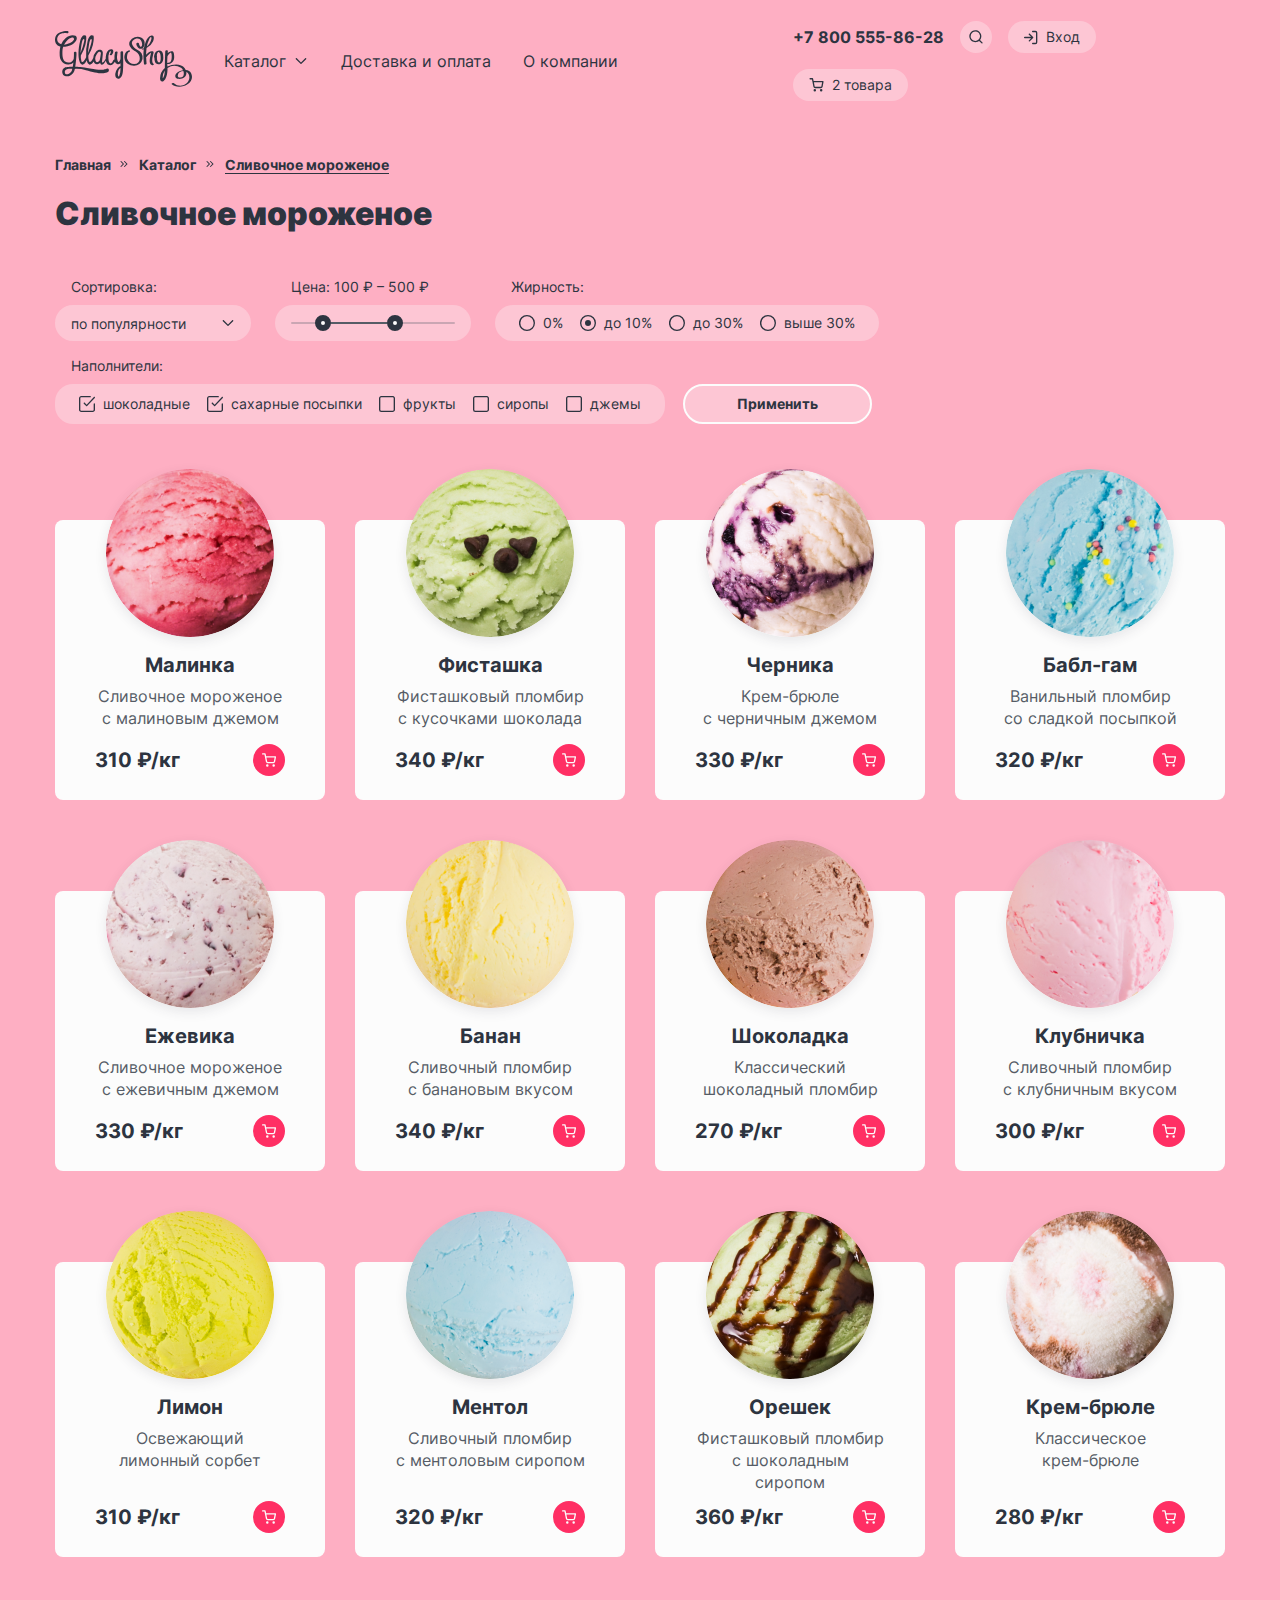
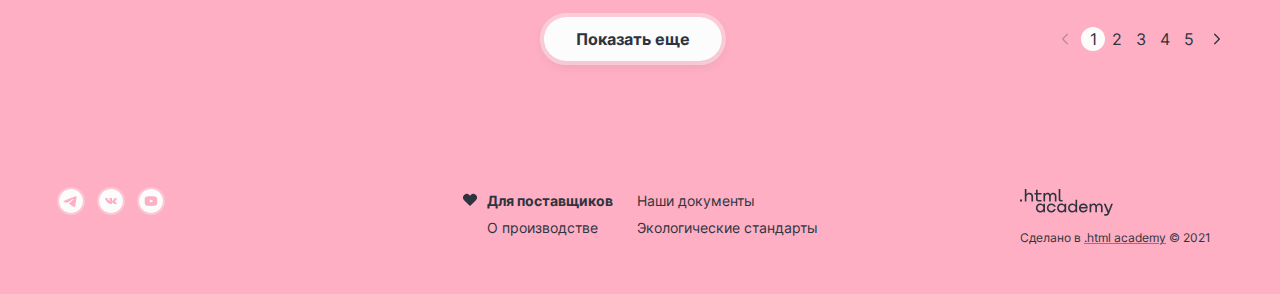
<file: catalog.html>
<!DOCTYPE html>
<html lang="ru">
  <head>
    <meta charset="utf-8">
    <title>Каталог</title>
    <link rel="stylesheet" href="./styles/styles.css">
    <link rel="icon" href="favicon.ico">
    <link rel="icon" type="image/png" href="./images/favicon-32x32.png">
  </head>
  <body class="pink-body">
    <header class="page-header">
      <div class="header-wrapper">
        <a aria-label="Логотип Глейси." class="logo-catalog" href="./index.html">
          <svg class="header-link-icon logo-icon" xmlns="http://www.w3.org/2000/svg" width="137" height="56" fill="none" viewBox="0 0 137 56">
            <path class="header-link-icon logo-icon" fill="#2D3440" d="M52.79 37.565a3.45 3.45 0 0 0-1.914.331s-2.671 2.245-15.885-.34c-9.714-1.905-14.763-1.708-14.763-1.708s1.63-11.179 1.184-14.309a.895.895 0 0 0-.934-.814c-.971 0-1.559.376-1.559.894.084 2.114.01 4.23-.222 6.332a5.362 5.362 0 0 1-2.154 2.69 5.325 5.325 0 0 1-3.34.816c-4.23-.295-5.12-3.354-5.494-5.437-.374-2.084-.587-7.906.526-10.285 0 0 6.375.223 10.382-3.21 4.006-3.435 3.757-6.404 1.86-7.674-1.896-1.27-6.34-1.046-9.75 2.084a17.329 17.329 0 0 0-4.523 6.26S1.191 12.122 2.34 6.863c1.22-5.491 8.69-4.847 8.69-4.847 1.559.304 1.63.447 2.146-.072.517-.518.89-1.86-1.558-1.94C9.169-.076 1.824 1.139.417 6.04c-1.505 5.214 1.273 8.944 5.004 9.525 0 0-2.04 9.033.48 13.504a7.946 7.946 0 0 0 3.163 3.37 7.897 7.897 0 0 0 4.495 1.03c1.47 0 4.07-.822 4.808-2.012 0 0-.347 3.202-.64 4.364 0 0-6.18-.08-8.112.895-3.286 1.744-2.6 5.83-1.336 7.28 1.069 1.234 4.283 1.904 6.607.804a8.86 8.86 0 0 0 3.342-2.812 8.912 8.912 0 0 0 1.6-4.074c3.76-.194 7.526.216 11.156 1.216 5.494 1.646 13.143 3.184 15.44 3.184 2.297 0 7.123-.662 7.417-2.584.16-1.27-.312-1.932-1.05-2.165ZM14.12 7.677s2.92-2.236 4.319-.84a1.927 1.927 0 0 1 .08 2.521c-.588.77-2.137 3.202-9.492 4.41 0 0 2.315-4.079 5.093-6.091Zm.24 34.798s-4.033 2.21-4.452-.787a2.829 2.829 0 0 1 .161-1.874 2.812 2.812 0 0 1 1.3-1.354c.703-.35 1.665-.787 5.859-.635a5.67 5.67 0 0 1-.837 2.696 5.638 5.638 0 0 1-2.03 1.954Z"/><path class="header-link-icon" fill="#2D3440" d="M65.514 21.226v6.162a5.04 5.04 0 0 1-.765 2.262c-.274.495-.63.94-1.051 1.315-.472.412-.784-.51-.962-.894-1.237-2.603-.64-6.09-.16-8.818.223-1.306-2.413-.966-2.618.197a26.425 26.425 0 0 0-.49 7.074 1.659 1.659 0 0 0-1.193.652c-.454.975-1.78 4.213-3.41 2.916-1.175-.894-1.3-3.345-1.425-4.713a13.91 13.91 0 0 1 .73-5.599c-.053.152 1.016-2.53 1.487-1.529a3.26 3.26 0 0 1-.543 2.8c-1.397 1.055.775 1.493 1.62.849 1.604-1.207 2.672-5.107-.061-5.572-3.09-.518-4.844 2.612-5.494 5.098a16.283 16.283 0 0 0-.445 4.364c-.428.752-1.87 3.166-2.716 3.578-.997.518-.98-.206-.944-.671.036-.465.48-4.606.721-7.396a5.18 5.18 0 0 0-.445-3.264c-.383-.778-3.562-2.522-6.358.75a10.665 10.665 0 0 0-2.742 6.261c-.187.376-.392.778-.632 1.216-1.336 2.46-3.019 3.497-3.615 1.789-.6-1.78-.828-3.664-.668-5.536A34.512 34.512 0 0 0 37.84 14.01c1.336-5.956 1.087-8.917.366-9.417-.722-.501-3.785-1.735-5.628 5.59a47.93 47.93 0 0 0-1.416 15.99 38.911 38.911 0 0 1-1.095 2.173c-1.335 2.46-3.01 3.497-3.615 1.789a13.687 13.687 0 0 1-.632-5.536 34.51 34.51 0 0 0 4.506-10.509c1.38-6.036 1.104-8.997.382-9.497-.72-.501-3.784-1.735-5.618 5.59-1.834 7.324-2.2 15.31-.445 20.676 0 0 .961 3.023 2.76 2.8 1.487-.189 3.259-1.655 4.3-4.392.118.538.264 1.07.437 1.592 0 0 .961 3.023 2.76 2.8 1.22-.153 2.671-1.181 3.687-3.06.632 1.637 1.994 2.988 3.748 2.684 2.377-.43 2.867-1.727 2.867-1.727s-.044 2.129 1.478 2.129c1.354 0 2.431-.796 3.5-2.826.365-.689.578-1.091.694-1.324.312 1.923 1.104 3.631 2.671 4.32 2.672 1.163 5.004-1.047 6.376-3.229a3.857 3.857 0 0 0 2.19 2.343 3.325 3.325 0 0 0 3.366-.831v3.148a2.28 2.28 0 0 0-1.38.375 10.47 10.47 0 0 0-3.073 4.222 10.515 10.515 0 0 0-.658 5.187 2.898 2.898 0 0 0 1.473 2.298 2.865 2.865 0 0 0 2.72.036c2.76-1.207 3.18-5.366 3.41-7.906.562-6.108.126-12.467.126-18.593 0-1.127-2.583-.6-2.583.322ZM26.933 11.21c.614-2.37 1.184-3.318 1.78-3.318.597 0 .829.635.41 2.683a52.603 52.603 0 0 1-3.641 11.402s.837-8.389 1.451-10.767Zm7.497 0c.615-2.37 1.184-3.318 1.736-3.318.553 0 .838.635.419 2.683s-1.78 7.709-3.642 11.402c0 0 .89-8.389 1.487-10.767Zm11.45 11.152c-.07.519-.409 3.836-.89 5.625-.48 1.789-.81 2.424-2.252 3.04-1.443.618-2.173-1.27-2.173-1.27-1.024-2.861.347-5.365 1.487-7.082 1.14-1.717 2.288-1.87 2.947-1.789a1.21 1.21 0 0 1 .905 1.002c.023.158.015.319-.023.474ZM65.444 38.46a16.242 16.242 0 0 1-1.407 6.984c-.623.125-.89-.107-1.104-1.109a9.633 9.633 0 0 1 0-2.906 8.06 8.06 0 0 1 2.475-4.606c.045.563.045 1.109.036 1.637ZM82.183 18.695a9.59 9.59 0 0 1-3.077-2.172 9.64 9.64 0 0 1-2.007-3.194c-1.14-3.416 2.6-5.938 5.582-5.786 2.983.152 4.577 3.237 4.452 6-.053.976-.667 3.176-1.87 2.03a5.692 5.692 0 0 1-1.389-3.245c-.178-1.083-2.76-.439-2.582.697.517 3.273 4.025 6.877 7.034 3.452a6.585 6.585 0 0 0 1.259-5.586 6.584 6.584 0 0 0-1.283-2.641 6.55 6.55 0 0 0-2.3-1.816 9.08 9.08 0 0 0-6.286-.122 9.126 9.126 0 0 0-4.87 3.994c-2.431 4.338 2.448 8.577 5.903 10.124 5.547 2.978 5.752 12.565-1.62 12.628a7.405 7.405 0 0 1-4.207-1.431 7.456 7.456 0 0 1-2.64-3.586c-.508-1.503-.25-6.752 1.78-7.155 1.612-.313 1.176-1.788-.4-1.511-3.304.644-4.524 4.927-4.203 7.923.516 4.776 4.968 7.45 9.465 7.414a8.497 8.497 0 0 0 5.502-1.82 8.564 8.564 0 0 0 3.073-4.932 8.394 8.394 0 0 0-.991-5.597 8.335 8.335 0 0 0-4.325-3.668Z"/><path class="header-link-icon" fill="#2D3440" d="M98.727 32.906c-2.538-1.395-1.087-6.77-.704-8.836.25-1.333 1.38-3.39-.436-3.846-2.128-.518-4.657 1.512-6.482 3.452a45.52 45.52 0 0 1 .49-6.69 13.905 13.905 0 0 0 6.392-6.608c1.158-2.325 1.728-7.155-2.19-5.742-3.562 1.252-4.781 5.366-5.894 8.666a26.925 26.925 0 0 0-.971 3.909c-.355.15-.718.28-1.086.393-1.478.465-1.282 1.261.213.796l.722-.233c-.713 5.018-.232 10.276.222 15.204 0 .483 2.671 0 2.573-.698-.195-2.2-.364-4.4-.436-6.582.215-.063.41-.184.561-.349a20.091 20.091 0 0 1 2.743-2.835c.267-.241.543-.465.819-.68l.41-.303c.596-.474.712-.483.338 0-.14.852-.324 1.697-.552 2.53-.49 2.683-1.897 7.951 1.193 9.641.668.34 3.072-.661 2.075-1.19Zm-5.78-21.562c.277-.796.642-1.583.98-2.352.419-.966 1.54-4.266 2.35-2.683.65 1.26-.373 3.327-.827 4.534a10.63 10.63 0 0 1-3.562 4.74c.26-1.435.614-2.851 1.06-4.24Z"/><path class="header-link-icon" fill="#2D3440" d="M108.298 26.637c0-2.943-.329-6.717-3.828-7.03-3.838-.348-5.343 3.685-5.396 6.699a.53.53 0 0 0 .311.51c0 2.817.677 6.492 4.016 6.43 3.722-.054 4.897-3.318 4.897-6.61Zm-4.452 4.9c-2.172-.894-1.976-4.659-1.834-6.474a.485.485 0 0 0-.214-.474c.268-1.789.962-4.472 2.547-3.14 1.264 1.092 1.291 3.712 1.353 5.223.054 1.056-.08 5.527-1.843 4.866h-.009ZM136.346 42.78c-.997-2.577-3.188-3.578-5.601-3.685a10.03 10.03 0 0 0-1.006-1.86c-3.481-5.179-11.744-4.472-17.345-1.79 0-.813-.08-1.627-.116-2.44a6.486 6.486 0 0 0 3.249-.58 6.512 6.512 0 0 0 2.548-2.104c1.487-2.137 1.273-5.93.686-8.326-.552-2.254-2.743-1.851-4.39-1.1a6.55 6.55 0 0 0-1.656 1.127c0-.6.098-1.207.142-1.789.098-1.377-2.529-1.028-2.618.188-.409 5.536-.267 11.054-.391 16.58a13.197 13.197 0 0 0-3.666 4.839 13.245 13.245 0 0 0-1.116 5.974c0 2.03 1.719 3.578 3.562 2.129 2.573-1.986 3.357-5.93 3.713-8.944.146-1.345.193-2.699.142-4.05a12.427 12.427 0 0 1 13.534-.09 6.203 6.203 0 0 1 2.022 2.414c-1.424.256-2.807.701-4.114 1.324-1.523.733-3.784 2.468-3.677 4.41a2.687 2.687 0 0 0 .546 1.703c.372.488.898.834 1.493.979a.795.795 0 0 0 .258.08c5.467.895 9.536-2.352 8.753-6.922 2.671 1.458 3.659 4.839 2.715 7.745-2.128 6.529-10.32 7.987-15.092 3.622-.517-.465-2.84.519-2.431.895 6.892 6.322 24.059.474 19.856-10.33Zm-26.659-1.584a13.915 13.915 0 0 1-1.015 4.597c-.222.492-.463.966-.721 1.431 0 0-.231.054-.276-.644a12.91 12.91 0 0 1 2.084-7.056c-.018.554-.036 1.118-.072 1.672Zm2.787-15.972a.698.698 0 0 0 .134-.152 12.518 12.518 0 0 1 1.692-2.245 7.011 7.011 0 0 1 1.611-1.36c.285.143.579.895.686 1.905.276 2.487.392 9.033-3.508 8.416a2.132 2.132 0 0 0-.891.152c-.009-2.272.116-4.49.276-6.716Zm11.647 21.23h-.054c-1.495-.357-1.335-1.788-1.139-2.754.436-2.262 3.178-3.479 5.44-3.577 1.149 3.22.267 7.074-4.247 6.332Z"/>
          </svg>
        </a>
        <nav class="header-navigation">
          <ul class="header-navigation-list">
            <li class="header-navigation-item">
              <div class="header-search-button-wrapper">
                <a class="header-navigation-link header-catalog-link" href="#">
                  Каталог
                  <svg class="header-link-icon" xmlns="http://www.w3.org/2000/svg" width="12" height="6" fill="none" viewBox="0 0 12 6">
                    <path class="header-link-icon" fill="#2D3440" fill-rule="evenodd" d="M1.808.195a.667.667 0 0 0-.943.943l4.66 4.66a.665.665 0 0 0 .955 0l4.661-4.66A.667.667 0 0 0 10.2.195L6.003 4.39 1.808.195Z" clip-rule="evenodd"/>
                  </svg>
                </a>
                <div class="header-catalog-list-wrapper">
                  <span class="header-catalog-title">Новинки</span>
                  <ul class="header-catalog-list">
                    <li class="header-catalog-list-item">
                      <a class="header-catalog-list-link" href="#">Сливочное</a>
                    </li>
                    <li class="header-catalog-item">
                      <a class="header-catalog-list-link" href="#">Щербеты</a>
                    </li>
                    <li class="header-catalog-item">
                      <a class="header-catalog-list-link" href="#">Фруктовый лед</a>
                    </li>
                    <li class="header-catalog-item">
                      <a class="header-catalog-list-link" href="#">Мелорин</a>
                    </li>
                  </ul>
                </div>
              </div>
            </li>
            <li class="header-navigation-item">
              <a class="header-navigation-link" href="#">Доставка и оплата</a>
            </li>
            <li class="header-navigation-item">
              <a class="header-navigation-link" href="#">О компании</a>
            </li>
          </ul>
        </nav>
        <div class="user-navigation">
          <ul class="user-navigation-list">
            <li class="user-navigation-item">
              <a class="user-navigation-link header-phone-link" href="tel:+78005558628">+7 800 555-86-28</a>
            </li>
            <li class="user-navigation-item">
              <div class="user-navigation-link header-search-button-wrapper">
                <button aria-label="Поиск." class="user-navigation-link header-search-button" type="button">
                  <svg class="header-link-icon" xmlns="http://www.w3.org/2000/svg" width="14" height="14" fill="none" viewBox="0 0 14 14">
                    <path class="header-link-icon" fill="#2D3440" fill-rule="evenodd" d="M1.663 6.188a4.667 4.667 0 1 1 8.028 3.237.674.674 0 0 0-.124.124 4.667 4.667 0 0 1-7.904-3.361Zm8.412 4.688a6 6 0 1 1 .943-.943l2.45 2.45a.667.667 0 1 1-.943.943l-2.45-2.45Z" clip-rule="evenodd"/>
                  </svg>
                </button>
                <form class="header-search-wrapper"  action="https://echo.htmlacademy.ru" method="post">
                  <label class="visually-hidden" for="search">Поиск.</label>
                  <input class="header-search-input" type="text" name="search" id="search" placeholder="Поиск по сайту" required>
                  <button aria-label="Заркыть окно поиска." class="header-search-close-button" type="button">
                    <svg class="header-search-close-button" width="16" height="16" viewBox="0 0 16 16" fill="none" xmlns="http://www.w3.org/2000/svg">
                      <g opacity="0.4">
                      <path fill-rule="evenodd" clip-rule="evenodd" d="M12.803 4.13807C13.0634 3.87772 13.0634 3.45561 12.803 3.19526C12.5427 2.93491 12.1206 2.93491 11.8602 3.19526L7.99914 7.05633L4.13807 3.19526C3.87772 2.93491 3.45561 2.93491 3.19526 3.19526C2.93491 3.45561 2.93491 3.87772 3.19526 4.13807L7.05633 7.99914L3.19526 11.8602C2.93491 12.1206 2.93491 12.5427 3.19526 12.803C3.45561 13.0634 3.87772 13.0634 4.13807 12.803L7.99914 8.94195L11.8602 12.803C12.1206 13.0634 12.5427 13.0634 12.803 12.803C13.0634 12.5427 13.0634 12.1206 12.803 11.8602L8.94195 7.99914L12.803 4.13807Z" fill="#2D3440"/>
                      </g>
                      </svg>
                  </button>
                </form>
              </div>
            </li>
            <li class="user-navigation-item">
              <div class="header-search-button-wrapper">
                <a class="user-navigation-link header-enter-link" href="#">
                  <svg class="header-link-icon" xmlns="http://www.w3.org/2000/svg" width="14" height="15" fill="none" viewBox="0 0 14 15">
                    <path class="header-link-icon" fill="#2D3440" fill-rule="evenodd" d="M8 1.525c0-.369.298-.667.667-.667h2.666a2 2 0 0 1 2 2v9.333a2 2 0 0 1-2 2H8.667a.667.667 0 0 1 0-1.333h2.666A.667.667 0 0 0 12 12.19V2.858a.666.666 0 0 0-.667-.667H8.667A.667.667 0 0 1 8 1.525ZM4.862 3.72c.26-.26.682-.26.943 0l3.329 3.329a.673.673 0 0 1 .2.476.664.664 0 0 1-.2.476l-3.33 3.328a.667.667 0 1 1-.942-.943l2.195-2.195H.667a.667.667 0 1 1 0-1.333h6.39L4.862 4.663a.667.667 0 0 1 0-.943Z" clip-rule="evenodd"/>
                  </svg>
                  Вход
                </a>
                <div class="header-modal-wrapper">
                  <span class="header-modal-headline">Личный кабинет</span>
                  <form class="header-modal-form" action="https://echo.htmlacademy.ru" method="post">
                    <label class="visually-hidden" for="header-email">Введите email.</label>
                    <input class="header-modal-input header-modal-input-mail" id="header-email" type="email" placeholder="email@example.com" required>
                    <label class="visually-hidden" for="header-pass">Введите пароль.</label>
                    <input class="header-modal-input header-modal-input-password" id="header-pass" type="password" placeholder="Пароль" required>
                    <button class="button header-modal-enter-button" type="submit">Войти
                      <svg class="spinner-icon" xmlns="http://www.w3.org/2000/svg" width="16" height="16" fill="none" viewBox="0 0 16 16">
                        <g stroke="#FCFCFC" stroke-linecap="round" stroke-width="2" clip-path="url(#a)"><circle cx="8" cy="8" r="7" opacity=".25"/><path d="M15 8a7 7 0 0 0-7-7"/></g><defs><clipPath ><path fill="#fff" d="M0 0h16v16H0z"/></clipPath></defs>
                      </svg>
                    </button>
                    <div>
                      <a class="header-modal-link forgot-password" href="#">Забыли пароль?</a><br>
                      <a class="header-modal-link registration" href="#">Регистрация</a>
                    </div>
                  </form>
                </div>
              </div>
            </li>
            <li class="user-navigation-item basket-link">
              <div class="header-search-button-wrapper">
                <a class="user-navigation-link" href="#">
                  <svg class="header-link-icon" xmlns="http://www.w3.org/2000/svg" width="15" height="14" fill="none" viewBox="0 0 15 14">
                    <path class="header-link-icon" fill="#2D3440" fill-rule="evenodd" d="M1.167.108a.667.667 0 1 0 0 1.333h1.77l.468 2.336a.664.664 0 0 0 .011.053l.967 4.833a1.826 1.826 0 0 0 1.819 1.47h5.62a1.826 1.826 0 0 0 1.819-1.47l.001-.005.927-4.861a.667.667 0 0 0-.655-.792H4.611L4.138.644a.667.667 0 0 0-.654-.536H1.167ZM5.69 8.402l-.813-4.064h8.23l-.775 4.067a.492.492 0 0 1-.492.395H6.183a.492.492 0 0 1-.492-.397Zm-1.134 3.961a1.246 1.246 0 1 1 2.492 0 1.246 1.246 0 0 1-2.492 0Zm6.374 0a1.246 1.246 0 1 1 2.491 0 1.246 1.246 0 0 1-2.491 0Z" clip-rule="evenodd"/>
                  </svg>
                  2 товара
                </a>
                <div class="header-basket">
                  <span class="basket-name">Корзина</span>
                  <ul class="basket-products-list">
                    <li class="basket-products-item">
                      <a class="basket-products-link basket-products-link-amateur" href="#">
                        <img class="basket-product-image" src="./images/header/basket-product-1.png" width="46" height="46" alt="Мороженое Малинка.">
                        <div>
                          <span>Малинка</span><br>
                          <span class="basket-item-description">1 кг х 310 ₽</span>
                        </div>
                      </a>
                      <b class="basket-item-price">310 ₽</b>
                      <button class="tooltip-delete-button" type="button" aria-label="Удалить товар."></button>
                    </li>
                    <li class="basket-products-item">
                        <a class="basket-products-link basket-products-link-amateur" href="#">
                          <img class="basket-product-image" src="./images/header/basket-product-2.png" width="46" height="46" alt="Мороженое Бабл-гам.">
                          <div>
                            <span>Бабл-гам</span><br>
                            <span class="basket-item-description">1,5 кг х 320 ₽</span>
                          </div>
                        </a>
                      <b class="basket-item-price">480 ₽</b>
                      <button class="tooltip-delete-button" type="button" aria-label="Удалить товар."></button>
                    </li>
                  </ul>
                    <div class="basket-bottom">
                      <a class="button basket-submit-button" href="#">Оформить заказ
                        <svg class="spinner-icon" xmlns="http://www.w3.org/2000/svg" width="16" height="16" fill="none" viewBox="0 0 16 16">
                          <g stroke="#FCFCFC" stroke-linecap="round" stroke-width="2" clip-path="url(#a)"><circle cx="8" cy="8" r="7" opacity=".25"/><path d="M15 8a7 7 0 0 0-7-7"/></g><defs><clipPath ><path fill="#fff" d="M0 0h16v16H0z"/></clipPath></defs>
                        </svg>
                      </a>
                      <span class="basket-total-price">Итого: 790 ₽</span>
                    </div>
                </div>
                <div class="basket-empty">
                  <span class="basket-empty-text">Ваша корзина пока пуста</span>
                </div>
              </div>
            </li>
          </ul>
        </div>
      </div>
    </header>
    <main class="main-catalog">
      <section class="bredcrumbs-section">
        <ul class="bredcrumbs-list">
          <li class="breadcrumbs-item">
            <a class="breadcrumbs-link" href="#">Главная</a>
          </li>
          <li class="breadcrumbs-item">
            <a class="breadcrumbs-link" href="#">Каталог</a>
          </li>
          <li class="breadcrumbs-item">
            <a class="breadcrumbs-link-current">Сливочное мороженое</a>
          </li>
        </ul>
      </section>
      <h1 class="catalog-title">Сливочное мороженое</h1>
      <section class="sorting-section">
        <form class="sorting-section-form" action="https://echo.htmlacademy.ru" method="post">
          <div class="sorting-wrapper">
            <h2 class="sorting-section-title">Сортировка:</h2>
            <select class="select-control" name="sorting" aria-label="Сортировка.">
              <option value="popular">по популярности</option>
              <option value="expensive">сначала дорогие</option>
              <option value="cheap">сначала дешёвые</option>
            </select>
          </div>
          <div class="sorting-wrapper">
              <span class="sortinng-price-text">Цена: 100 ₽ – 500 ₽</span>
            <div class="range-scale">
              <div class="range-bar">
                  <button class="range-toggle toggle-min" type="button">
                    <span class="visually-hidden">Меньшая цена.</span>
                  </button>
                  <button class="range-toggle toggle-max" type="button">
                    <span class="visually-hidden">Большая цена.</span>
                  </button>
              </div>
            </div>
          </div>
          <div class="sorting-wrapper">
            <span class="fat-sorting-text">Жирность:</span>
            <ul class="catalog-filter-list  catalog-filter-list-radio">
              <li class="catalog-filter-item">
                <label class="control">
                  <input class="control-input visually-hidden" type="radio" name="Fat%" value="0">
                  <span class="control-mark">
                    <svg xmlns="http://www.w3.org/2000/svg" width="16" height="16" fill="none" viewBox="0 0 16 16">
                      <path fill="#2D3440" fill-rule="evenodd" d="M8.002 1.333H8a6.666 6.666 0 0 0-.002 13.333H8a6.666 6.666 0 0 0 .002-13.333Zm0 14.666H8A8 8 0 1 1 7.995 0a8 8 0 0 1 .007 16Z" clip-rule="evenodd"/>
                    </svg>
                  </span>
                  <span class="control-mark-checked">
                    <svg xmlns="http://www.w3.org/2000/svg" width="16" height="16" fill="none" viewBox="0 0 16 16">
                      <path fill="#2D3440" fill-rule="evenodd" d="M14.667 8A6.667 6.667 0 1 1 1.333 8a6.667 6.667 0 0 1 13.334 0ZM8 16A8 8 0 1 0 8 0a8 8 0 0 0 0 16Zm0-5a3 3 0 1 0 0-6 3 3 0 0 0 0 6Z" clip-rule="evenodd"/>
                    </svg>
                  </span>
                  0%
                </label>
              </li>
              <li class="catalog-filter-item">
                <label class="control">
                  <input class="control-input visually-hidden" type="radio" name="Fat%" value="before 10" checked>
                  <span class="control-mark">
                    <svg xmlns="http://www.w3.org/2000/svg" width="16" height="16" fill="none" viewBox="0 0 16 16">
                      <path fill="#2D3440" fill-rule="evenodd" d="M8.002 1.333H8a6.666 6.666 0 0 0-.002 13.333H8a6.666 6.666 0 0 0 .002-13.333Zm0 14.666H8A8 8 0 1 1 7.995 0a8 8 0 0 1 .007 16Z" clip-rule="evenodd"/>
                    </svg>
                  </span>
                  <span class="control-mark-checked">
                    <svg xmlns="http://www.w3.org/2000/svg" width="16" height="16" fill="none" viewBox="0 0 16 16">
                      <path fill="#2D3440" fill-rule="evenodd" d="M14.667 8A6.667 6.667 0 1 1 1.333 8a6.667 6.667 0 0 1 13.334 0ZM8 16A8 8 0 1 0 8 0a8 8 0 0 0 0 16Zm0-5a3 3 0 1 0 0-6 3 3 0 0 0 0 6Z" clip-rule="evenodd"/>
                    </svg>
                  </span>
                  до 10%
                </label>
              </li>
              <li class="catalog-filter-item">
                <label class="control">
                  <input class="control-input visually-hidden" type="radio" name="Fat%" value="before 30">
                  <span class="control-mark">
                    <svg xmlns="http://www.w3.org/2000/svg" width="16" height="16" fill="none" viewBox="0 0 16 16">
                      <path fill="#2D3440" fill-rule="evenodd" d="M8.002 1.333H8a6.666 6.666 0 0 0-.002 13.333H8a6.666 6.666 0 0 0 .002-13.333Zm0 14.666H8A8 8 0 1 1 7.995 0a8 8 0 0 1 .007 16Z" clip-rule="evenodd"/>
                    </svg>
                  </span>
                  <span class="control-mark-checked">
                    <svg xmlns="http://www.w3.org/2000/svg" width="16" height="16" fill="none" viewBox="0 0 16 16">
                      <path fill="#2D3440" fill-rule="evenodd" d="M14.667 8A6.667 6.667 0 1 1 1.333 8a6.667 6.667 0 0 1 13.334 0ZM8 16A8 8 0 1 0 8 0a8 8 0 0 0 0 16Zm0-5a3 3 0 1 0 0-6 3 3 0 0 0 0 6Z" clip-rule="evenodd"/>
                    </svg>
                  </span>
                  до 30%
                </label>
              </li>
              <li class="catalog-filter-item">
                <label class="control">
                  <input class="control-input visually-hidden" type="radio" name="Fat%" value="above 30">
                  <span class="control-mark">
                    <svg xmlns="http://www.w3.org/2000/svg" width="16" height="16" fill="none" viewBox="0 0 16 16">
                      <path fill="#2D3440" fill-rule="evenodd" d="M8.002 1.333H8a6.666 6.666 0 0 0-.002 13.333H8a6.666 6.666 0 0 0 .002-13.333Zm0 14.666H8A8 8 0 1 1 7.995 0a8 8 0 0 1 .007 16Z" clip-rule="evenodd"/>
                    </svg>
                  </span>
                  <span class="control-mark-checked">
                    <svg xmlns="http://www.w3.org/2000/svg" width="16" height="16" fill="none" viewBox="0 0 16 16">
                      <path fill="#2D3440" fill-rule="evenodd" d="M14.667 8A6.667 6.667 0 1 1 1.333 8a6.667 6.667 0 0 1 13.334 0ZM8 16A8 8 0 1 0 8 0a8 8 0 0 0 0 16Zm0-5a3 3 0 1 0 0-6 3 3 0 0 0 0 6Z" clip-rule="evenodd"/>
                    </svg>
                  </span>
                  выше 30%
                </label>
              </li>
            </ul>
          </div>
          <div class="sorting-wrapper sorting-wrapper-bottom">
            <span class="sortiong-fillers-text">Наполнители:</span>
            <ul class="catalog-filter-list">
              <li class="catalog-filter-item">
                <label class="control">
                  <input class="control-input visually-hidden" type="checkbox" name="filler" value="chocolate" checked>
                  <span class="control-mark">
                    <svg xmlns="http://www.w3.org/2000/svg" width="16" height="16" fill="none" viewBox="0 0 16 16">
                      <path fill="#2D3440" fill-rule="evenodd" d="M1.615 1.615a.963.963 0 0 1 .681-.282h11.407c.242 0 .34.029.395.053.057.026.13.074.286.23a.91.91 0 0 1 .282.68v11.369a.963.963 0 0 1-.964 1H2.296a.963.963 0 0 1-.963-.963V2.296c0-.255.102-.5.282-.68Zm14.223 12.929a2.296 2.296 0 0 1-2.136 1.454H2.296A2.296 2.296 0 0 1 0 13.702V2.296A2.296 2.296 0 0 1 1.459.158.664.664 0 0 1 1.889 0h11.814c.337 0 .643.038.934.166.287.127.5.318.69.507.481.481.672 1.057.672 1.623V14.11c0 .166-.06.318-.16.435Z" clip-rule="evenodd"/>
                    </svg>
                  </span>
                  <span class="control-mark-checked">
                    <svg width="16" height="16" viewBox="0 0 16 16" fill="none" xmlns="http://www.w3.org/2000/svg">
                      <path fill-rule="evenodd" clip-rule="evenodd" d="M1.61532 1.61526C1.7958 1.43471 2.04051 1.33333 2.29562 1.33333H11.2545C11.6227 1.33333 11.9212 1.03486 11.9212 0.666667C11.9212 0.298477 11.6227 0 11.2545 0H2.29562C1.68671 0 1.10279 0.241993 0.672314 0.672654C0.241845 1.1033 6.10352e-05 1.68733 6.10352e-05 2.29624V13.7033C6.10352e-05 14.3122 0.241845 14.8962 0.672314 15.3269C1.10279 15.7575 1.68671 15.9995 2.29562 15.9995H13.6978C14.3067 15.9995 14.8907 15.7575 15.3211 15.3269C15.7516 14.8962 15.9934 14.3122 15.9934 13.7033V7.99976C15.9934 7.63157 15.6949 7.3331 15.3267 7.3331C14.9585 7.3331 14.6601 7.63157 14.6601 7.99976V13.7033C14.6601 13.9588 14.5586 14.2037 14.3781 14.3843C14.1977 14.5648 13.9529 14.6662 13.6978 14.6662H2.29562C2.04051 14.6662 1.7958 14.5648 1.61532 14.3843C1.43484 14.2037 1.33339 13.9588 1.33339 13.7033V2.29624C1.33339 2.04077 1.43484 1.79582 1.61532 1.61526ZM15.8167 1.9404C16.0699 1.6731 16.0585 1.25115 15.7912 0.997933C15.5239 0.74472 15.1019 0.756136 14.8487 1.02343L7.61408 8.66042L5.78248 6.72695C5.52927 6.45966 5.10732 6.44824 4.84002 6.70145C4.57272 6.95467 4.56131 7.37662 4.81452 7.64392L7.1301 10.0883C7.256 10.2212 7.43101 10.2965 7.61408 10.2965C7.79715 10.2965 7.97216 10.2212 8.09806 10.0883L15.8167 1.9404Z" fill="#2D3440"/>
                    </svg>
                  </span>
                  шоколадные
                </label>
              </li>
              <li class="catalog-filter-item">
                <label class="control">
                  <input class="control-input visually-hidden" type="checkbox" name="filler" value="sugar" checked>
                  <span class="control-mark">
                    <svg xmlns="http://www.w3.org/2000/svg" width="16" height="16" fill="none" viewBox="0 0 16 16">
                      <path fill="#2D3440" fill-rule="evenodd" d="M1.615 1.615a.963.963 0 0 1 .681-.282h11.407c.242 0 .34.029.395.053.057.026.13.074.286.23a.91.91 0 0 1 .282.68v11.369a.963.963 0 0 1-.964 1H2.296a.963.963 0 0 1-.963-.963V2.296c0-.255.102-.5.282-.68Zm14.223 12.929a2.296 2.296 0 0 1-2.136 1.454H2.296A2.296 2.296 0 0 1 0 13.702V2.296A2.296 2.296 0 0 1 1.459.158.664.664 0 0 1 1.889 0h11.814c.337 0 .643.038.934.166.287.127.5.318.69.507.481.481.672 1.057.672 1.623V14.11c0 .166-.06.318-.16.435Z" clip-rule="evenodd"/>
                    </svg>
                  </span>
                  <span class="control-mark-checked">
                    <svg width="16" height="16" viewBox="0 0 16 16" fill="none" xmlns="http://www.w3.org/2000/svg">
                      <path fill-rule="evenodd" clip-rule="evenodd" d="M1.61532 1.61526C1.7958 1.43471 2.04051 1.33333 2.29562 1.33333H11.2545C11.6227 1.33333 11.9212 1.03486 11.9212 0.666667C11.9212 0.298477 11.6227 0 11.2545 0H2.29562C1.68671 0 1.10279 0.241993 0.672314 0.672654C0.241845 1.1033 6.10352e-05 1.68733 6.10352e-05 2.29624V13.7033C6.10352e-05 14.3122 0.241845 14.8962 0.672314 15.3269C1.10279 15.7575 1.68671 15.9995 2.29562 15.9995H13.6978C14.3067 15.9995 14.8907 15.7575 15.3211 15.3269C15.7516 14.8962 15.9934 14.3122 15.9934 13.7033V7.99976C15.9934 7.63157 15.6949 7.3331 15.3267 7.3331C14.9585 7.3331 14.6601 7.63157 14.6601 7.99976V13.7033C14.6601 13.9588 14.5586 14.2037 14.3781 14.3843C14.1977 14.5648 13.9529 14.6662 13.6978 14.6662H2.29562C2.04051 14.6662 1.7958 14.5648 1.61532 14.3843C1.43484 14.2037 1.33339 13.9588 1.33339 13.7033V2.29624C1.33339 2.04077 1.43484 1.79582 1.61532 1.61526ZM15.8167 1.9404C16.0699 1.6731 16.0585 1.25115 15.7912 0.997933C15.5239 0.74472 15.1019 0.756136 14.8487 1.02343L7.61408 8.66042L5.78248 6.72695C5.52927 6.45966 5.10732 6.44824 4.84002 6.70145C4.57272 6.95467 4.56131 7.37662 4.81452 7.64392L7.1301 10.0883C7.256 10.2212 7.43101 10.2965 7.61408 10.2965C7.79715 10.2965 7.97216 10.2212 8.09806 10.0883L15.8167 1.9404Z" fill="#2D3440"/>
                    </svg>
                  </span>
                  сахарные посыпки
                </label>
              </li>
              <li class="catalog-filter-item">
                <label class="control">
                  <input class="control-input visually-hidden" type="checkbox" name="filler" value="fruits">
                  <span class="control-mark">
                    <svg xmlns="http://www.w3.org/2000/svg" width="16" height="16" fill="none" viewBox="0 0 16 16">
                      <path fill="#2D3440" fill-rule="evenodd" d="M1.615 1.615a.963.963 0 0 1 .681-.282h11.407c.242 0 .34.029.395.053.057.026.13.074.286.23a.91.91 0 0 1 .282.68v11.369a.963.963 0 0 1-.964 1H2.296a.963.963 0 0 1-.963-.963V2.296c0-.255.102-.5.282-.68Zm14.223 12.929a2.296 2.296 0 0 1-2.136 1.454H2.296A2.296 2.296 0 0 1 0 13.702V2.296A2.296 2.296 0 0 1 1.459.158.664.664 0 0 1 1.889 0h11.814c.337 0 .643.038.934.166.287.127.5.318.69.507.481.481.672 1.057.672 1.623V14.11c0 .166-.06.318-.16.435Z" clip-rule="evenodd"/>
                    </svg>
                  </span>
                  <span class="control-mark-checked">
                    <svg width="16" height="16" viewBox="0 0 16 16" fill="none" xmlns="http://www.w3.org/2000/svg">
                      <path fill-rule="evenodd" clip-rule="evenodd" d="M1.61532 1.61526C1.7958 1.43471 2.04051 1.33333 2.29562 1.33333H11.2545C11.6227 1.33333 11.9212 1.03486 11.9212 0.666667C11.9212 0.298477 11.6227 0 11.2545 0H2.29562C1.68671 0 1.10279 0.241993 0.672314 0.672654C0.241845 1.1033 6.10352e-05 1.68733 6.10352e-05 2.29624V13.7033C6.10352e-05 14.3122 0.241845 14.8962 0.672314 15.3269C1.10279 15.7575 1.68671 15.9995 2.29562 15.9995H13.6978C14.3067 15.9995 14.8907 15.7575 15.3211 15.3269C15.7516 14.8962 15.9934 14.3122 15.9934 13.7033V7.99976C15.9934 7.63157 15.6949 7.3331 15.3267 7.3331C14.9585 7.3331 14.6601 7.63157 14.6601 7.99976V13.7033C14.6601 13.9588 14.5586 14.2037 14.3781 14.3843C14.1977 14.5648 13.9529 14.6662 13.6978 14.6662H2.29562C2.04051 14.6662 1.7958 14.5648 1.61532 14.3843C1.43484 14.2037 1.33339 13.9588 1.33339 13.7033V2.29624C1.33339 2.04077 1.43484 1.79582 1.61532 1.61526ZM15.8167 1.9404C16.0699 1.6731 16.0585 1.25115 15.7912 0.997933C15.5239 0.74472 15.1019 0.756136 14.8487 1.02343L7.61408 8.66042L5.78248 6.72695C5.52927 6.45966 5.10732 6.44824 4.84002 6.70145C4.57272 6.95467 4.56131 7.37662 4.81452 7.64392L7.1301 10.0883C7.256 10.2212 7.43101 10.2965 7.61408 10.2965C7.79715 10.2965 7.97216 10.2212 8.09806 10.0883L15.8167 1.9404Z" fill="#2D3440"/>
                    </svg>
                  </span>
                  фрукты
                </label>
              </li>
              <li class="catalog-filter-item">
                <label class="control">
                  <input class="control-input visually-hidden" type="checkbox" name="filler" value="syrup">
                  <span class="control-mark">
                    <svg xmlns="http://www.w3.org/2000/svg" width="16" height="16" fill="none" viewBox="0 0 16 16">
                      <path fill="#2D3440" fill-rule="evenodd" d="M1.615 1.615a.963.963 0 0 1 .681-.282h11.407c.242 0 .34.029.395.053.057.026.13.074.286.23a.91.91 0 0 1 .282.68v11.369a.963.963 0 0 1-.964 1H2.296a.963.963 0 0 1-.963-.963V2.296c0-.255.102-.5.282-.68Zm14.223 12.929a2.296 2.296 0 0 1-2.136 1.454H2.296A2.296 2.296 0 0 1 0 13.702V2.296A2.296 2.296 0 0 1 1.459.158.664.664 0 0 1 1.889 0h11.814c.337 0 .643.038.934.166.287.127.5.318.69.507.481.481.672 1.057.672 1.623V14.11c0 .166-.06.318-.16.435Z" clip-rule="evenodd"/>
                    </svg>
                  </span>
                  <span class="control-mark-checked">
                    <svg width="16" height="16" viewBox="0 0 16 16" fill="none" xmlns="http://www.w3.org/2000/svg">
                      <path fill-rule="evenodd" clip-rule="evenodd" d="M1.61532 1.61526C1.7958 1.43471 2.04051 1.33333 2.29562 1.33333H11.2545C11.6227 1.33333 11.9212 1.03486 11.9212 0.666667C11.9212 0.298477 11.6227 0 11.2545 0H2.29562C1.68671 0 1.10279 0.241993 0.672314 0.672654C0.241845 1.1033 6.10352e-05 1.68733 6.10352e-05 2.29624V13.7033C6.10352e-05 14.3122 0.241845 14.8962 0.672314 15.3269C1.10279 15.7575 1.68671 15.9995 2.29562 15.9995H13.6978C14.3067 15.9995 14.8907 15.7575 15.3211 15.3269C15.7516 14.8962 15.9934 14.3122 15.9934 13.7033V7.99976C15.9934 7.63157 15.6949 7.3331 15.3267 7.3331C14.9585 7.3331 14.6601 7.63157 14.6601 7.99976V13.7033C14.6601 13.9588 14.5586 14.2037 14.3781 14.3843C14.1977 14.5648 13.9529 14.6662 13.6978 14.6662H2.29562C2.04051 14.6662 1.7958 14.5648 1.61532 14.3843C1.43484 14.2037 1.33339 13.9588 1.33339 13.7033V2.29624C1.33339 2.04077 1.43484 1.79582 1.61532 1.61526ZM15.8167 1.9404C16.0699 1.6731 16.0585 1.25115 15.7912 0.997933C15.5239 0.74472 15.1019 0.756136 14.8487 1.02343L7.61408 8.66042L5.78248 6.72695C5.52927 6.45966 5.10732 6.44824 4.84002 6.70145C4.57272 6.95467 4.56131 7.37662 4.81452 7.64392L7.1301 10.0883C7.256 10.2212 7.43101 10.2965 7.61408 10.2965C7.79715 10.2965 7.97216 10.2212 8.09806 10.0883L15.8167 1.9404Z" fill="#2D3440"/>
                    </svg>
                  </span>
                  сиропы
                </label>
              </li>
              <li class="catalog-filter-item">
                <label class="control">
                  <input class="control-input visually-hidden" type="checkbox" name="filler" value="jam">
                  <span class="control-mark">
                    <svg xmlns="http://www.w3.org/2000/svg" width="16" height="16" fill="none" viewBox="0 0 16 16">
                      <path fill="#2D3440" fill-rule="evenodd" d="M1.615 1.615a.963.963 0 0 1 .681-.282h11.407c.242 0 .34.029.395.053.057.026.13.074.286.23a.91.91 0 0 1 .282.68v11.369a.963.963 0 0 1-.964 1H2.296a.963.963 0 0 1-.963-.963V2.296c0-.255.102-.5.282-.68Zm14.223 12.929a2.296 2.296 0 0 1-2.136 1.454H2.296A2.296 2.296 0 0 1 0 13.702V2.296A2.296 2.296 0 0 1 1.459.158.664.664 0 0 1 1.889 0h11.814c.337 0 .643.038.934.166.287.127.5.318.69.507.481.481.672 1.057.672 1.623V14.11c0 .166-.06.318-.16.435Z" clip-rule="evenodd"/>
                    </svg>
                  </span>
                  <span class="control-mark-checked">
                    <svg width="16" height="16" viewBox="0 0 16 16" fill="none" xmlns="http://www.w3.org/2000/svg">
                      <path fill-rule="evenodd" clip-rule="evenodd" d="M1.61532 1.61526C1.7958 1.43471 2.04051 1.33333 2.29562 1.33333H11.2545C11.6227 1.33333 11.9212 1.03486 11.9212 0.666667C11.9212 0.298477 11.6227 0 11.2545 0H2.29562C1.68671 0 1.10279 0.241993 0.672314 0.672654C0.241845 1.1033 6.10352e-05 1.68733 6.10352e-05 2.29624V13.7033C6.10352e-05 14.3122 0.241845 14.8962 0.672314 15.3269C1.10279 15.7575 1.68671 15.9995 2.29562 15.9995H13.6978C14.3067 15.9995 14.8907 15.7575 15.3211 15.3269C15.7516 14.8962 15.9934 14.3122 15.9934 13.7033V7.99976C15.9934 7.63157 15.6949 7.3331 15.3267 7.3331C14.9585 7.3331 14.6601 7.63157 14.6601 7.99976V13.7033C14.6601 13.9588 14.5586 14.2037 14.3781 14.3843C14.1977 14.5648 13.9529 14.6662 13.6978 14.6662H2.29562C2.04051 14.6662 1.7958 14.5648 1.61532 14.3843C1.43484 14.2037 1.33339 13.9588 1.33339 13.7033V2.29624C1.33339 2.04077 1.43484 1.79582 1.61532 1.61526ZM15.8167 1.9404C16.0699 1.6731 16.0585 1.25115 15.7912 0.997933C15.5239 0.74472 15.1019 0.756136 14.8487 1.02343L7.61408 8.66042L5.78248 6.72695C5.52927 6.45966 5.10732 6.44824 4.84002 6.70145C4.57272 6.95467 4.56131 7.37662 4.81452 7.64392L7.1301 10.0883C7.256 10.2212 7.43101 10.2965 7.61408 10.2965C7.79715 10.2965 7.97216 10.2212 8.09806 10.0883L15.8167 1.9404Z" fill="#2D3440"/>
                    </svg>
                  </span>
                  джемы
                </label>
              </li>
            </ul>
          </div>
          <button class="sorting-button" type="submit">Применить</button>
        </form>
      </section>
      <section class="index-catalog-section catalog-catalog-section">
        <h2 class="visually-hidden">Наше вкусное мороженое</h2>
        <ul class="index-catalog-list catalog-catalog-list">
          <li class="index-catalog-item index-catalog-catalog-item">
            <img class="index-catalog-image" src="./images/index/catalog-list/raspberry-catalog.png" alt="Малинка." width="168" height="168">
            <a class="index-catalog-icecream-name" href="#">Малинка</a>
            <span class="index-catalog-icecream-description">Сливочное мороженое<br>с малиновым джемом</span>
            <div class="index-catalog-inner-wrapper">
              <span class="index-catalog-icecream-price">310 ₽/кг</span>
              <button class="index-catalog-basket-button" type="button">
                <span class="visually-hidden">Поместить товар в корзину.</span>
                <svg xmlns="http://www.w3.org/2000/svg" width="15" height="14" fill="none" viewBox="0 0 15 14">
                  <path fill="#FCFCFC" fill-rule="evenodd" d="M1.167.25a.667.667 0 1 0 0 1.333h1.77l.468 2.336a.664.664 0 0 0 .011.053l.967 4.833a1.826 1.826 0 0 0 1.819 1.47h5.62a1.826 1.826 0 0 0 1.819-1.47l.001-.005.927-4.861a.667.667 0 0 0-.655-.792H4.611L4.138.786A.667.667 0 0 0 3.484.25H1.167ZM5.69 8.544 4.878 4.48h8.23l-.775 4.067a.492.492 0 0 1-.492.395H6.183a.492.492 0 0 1-.492-.397Zm-1.134 3.961a1.246 1.246 0 1 1 2.492 0 1.246 1.246 0 0 1-2.492 0Zm6.374 0a1.246 1.246 0 1 1 2.491 0 1.246 1.246 0 0 1-2.491 0Z" clip-rule="evenodd"/>
                </svg>
              </button>
            </div>
          </li>
          <li class="index-catalog-item index-catalog-catalog-item">
            <img class="index-catalog-image"  src="./images/index/catalog-list/pistachio-catalog.png" alt="Фисташка." width="168" height="168">
            <a class="index-catalog-icecream-name" href="#">Фисташка</a>
            <span class="index-catalog-icecream-description">Фисташковый пломбир<br>с кусочками шоколада</span>
            <div class="index-catalog-inner-wrapper">
              <span class="index-catalog-icecream-price">340 ₽/кг</span>
              <button class="index-catalog-basket-button" type="button">
                <span class="visually-hidden">Поместить товар в корзину.</span>
                <svg xmlns="http://www.w3.org/2000/svg" width="15" height="14" fill="none" viewBox="0 0 15 14">
                  <path fill="#FCFCFC" fill-rule="evenodd" d="M1.167.25a.667.667 0 1 0 0 1.333h1.77l.468 2.336a.664.664 0 0 0 .011.053l.967 4.833a1.826 1.826 0 0 0 1.819 1.47h5.62a1.826 1.826 0 0 0 1.819-1.47l.001-.005.927-4.861a.667.667 0 0 0-.655-.792H4.611L4.138.786A.667.667 0 0 0 3.484.25H1.167ZM5.69 8.544 4.878 4.48h8.23l-.775 4.067a.492.492 0 0 1-.492.395H6.183a.492.492 0 0 1-.492-.397Zm-1.134 3.961a1.246 1.246 0 1 1 2.492 0 1.246 1.246 0 0 1-2.492 0Zm6.374 0a1.246 1.246 0 1 1 2.491 0 1.246 1.246 0 0 1-2.491 0Z" clip-rule="evenodd"/>
                </svg>
              </button>
            </div>
          </li>
          <li class="index-catalog-item index-catalog-catalog-item">
            <img class="index-catalog-image"  src="./images/index/catalog-list/blueberry-catalog.png" alt="Черника." width="168" height="168">
            <a class="index-catalog-icecream-name" href="#">Черника</a>
            <span class="index-catalog-icecream-description">Крем-брюле<br>с черничным джемом</span>
            <div class="index-catalog-inner-wrapper">
              <span class="index-catalog-icecream-price">330 ₽/кг</span>
              <button class="index-catalog-basket-button" type="button">
                <span class="visually-hidden">Поместить товар в корзину.</span>
                <svg xmlns="http://www.w3.org/2000/svg" width="15" height="14" fill="none" viewBox="0 0 15 14">
                  <path fill="#FCFCFC" fill-rule="evenodd" d="M1.167.25a.667.667 0 1 0 0 1.333h1.77l.468 2.336a.664.664 0 0 0 .011.053l.967 4.833a1.826 1.826 0 0 0 1.819 1.47h5.62a1.826 1.826 0 0 0 1.819-1.47l.001-.005.927-4.861a.667.667 0 0 0-.655-.792H4.611L4.138.786A.667.667 0 0 0 3.484.25H1.167ZM5.69 8.544 4.878 4.48h8.23l-.775 4.067a.492.492 0 0 1-.492.395H6.183a.492.492 0 0 1-.492-.397Zm-1.134 3.961a1.246 1.246 0 1 1 2.492 0 1.246 1.246 0 0 1-2.492 0Zm6.374 0a1.246 1.246 0 1 1 2.491 0 1.246 1.246 0 0 1-2.491 0Z" clip-rule="evenodd"/>
                </svg>
              </button>
            </div>
          </li>
          <li class="index-catalog-item index-catalog-catalog-item">
            <img class="index-catalog-image"  src="./images/index/catalog-list/bubble-gum-catalog.png" alt="Бабл-гам." width="168" height="168">
            <a class="index-catalog-icecream-name" href="#">Бабл-гам</a>
            <span class="index-catalog-icecream-description">Ванильный пломбир<br>со сладкой посыпкой</span>
            <div class="index-catalog-inner-wrapper">
              <span class="index-catalog-icecream-price">320 ₽/кг</span>
              <button class="index-catalog-basket-button" type="button">
                <span class="visually-hidden">Поместить товар в корзину.</span>
                <svg xmlns="http://www.w3.org/2000/svg" width="15" height="14" fill="none" viewBox="0 0 15 14">
                  <path fill="#FCFCFC" fill-rule="evenodd" d="M1.167.25a.667.667 0 1 0 0 1.333h1.77l.468 2.336a.664.664 0 0 0 .011.053l.967 4.833a1.826 1.826 0 0 0 1.819 1.47h5.62a1.826 1.826 0 0 0 1.819-1.47l.001-.005.927-4.861a.667.667 0 0 0-.655-.792H4.611L4.138.786A.667.667 0 0 0 3.484.25H1.167ZM5.69 8.544 4.878 4.48h8.23l-.775 4.067a.492.492 0 0 1-.492.395H6.183a.492.492 0 0 1-.492-.397Zm-1.134 3.961a1.246 1.246 0 1 1 2.492 0 1.246 1.246 0 0 1-2.492 0Zm6.374 0a1.246 1.246 0 1 1 2.491 0 1.246 1.246 0 0 1-2.491 0Z" clip-rule="evenodd"/>
                </svg>
              </button>
            </div>
          </li>
          <li class="index-catalog-item index-catalog-catalog-item">
            <img class="index-catalog-image" src="./images/catalog/catalog-list/dewberry-catalog.png" alt="Ежевика." width="168" height="168">
            <a class="index-catalog-icecream-name" href="#">Ежевика</a>
            <span class="index-catalog-icecream-description">Сливочное мороженое<br>с ежевичным джемом</span>
            <div class="index-catalog-inner-wrapper">
              <span class="index-catalog-icecream-price">330 ₽/кг</span>
              <button class="index-catalog-basket-button" type="button">
                <span class="visually-hidden">Поместить товар в корзину.</span>
                <svg xmlns="http://www.w3.org/2000/svg" width="15" height="14" fill="none" viewBox="0 0 15 14">
                  <path fill="#FCFCFC" fill-rule="evenodd" d="M1.167.25a.667.667 0 1 0 0 1.333h1.77l.468 2.336a.664.664 0 0 0 .011.053l.967 4.833a1.826 1.826 0 0 0 1.819 1.47h5.62a1.826 1.826 0 0 0 1.819-1.47l.001-.005.927-4.861a.667.667 0 0 0-.655-.792H4.611L4.138.786A.667.667 0 0 0 3.484.25H1.167ZM5.69 8.544 4.878 4.48h8.23l-.775 4.067a.492.492 0 0 1-.492.395H6.183a.492.492 0 0 1-.492-.397Zm-1.134 3.961a1.246 1.246 0 1 1 2.492 0 1.246 1.246 0 0 1-2.492 0Zm6.374 0a1.246 1.246 0 1 1 2.491 0 1.246 1.246 0 0 1-2.491 0Z" clip-rule="evenodd"/>
                </svg>
              </button>
            </div>
          </li>
          <li class="index-catalog-item index-catalog-catalog-item">
            <img class="index-catalog-image" src="./images/catalog/catalog-list/banana-catalog.png" alt="Банан." width="168" height="168">
            <a class="index-catalog-icecream-name" href="#">Банан</a>
            <span class="index-catalog-icecream-description">Сливочный пломбир<br>с банановым вкусом</span>
            <div class="index-catalog-inner-wrapper">
              <span class="index-catalog-icecream-price">340 ₽/кг</span>
              <button class="index-catalog-basket-button" type="button">
                <span class="visually-hidden">Поместить товар в корзину.</span>
                <svg xmlns="http://www.w3.org/2000/svg" width="15" height="14" fill="none" viewBox="0 0 15 14">
                  <path fill="#FCFCFC" fill-rule="evenodd" d="M1.167.25a.667.667 0 1 0 0 1.333h1.77l.468 2.336a.664.664 0 0 0 .011.053l.967 4.833a1.826 1.826 0 0 0 1.819 1.47h5.62a1.826 1.826 0 0 0 1.819-1.47l.001-.005.927-4.861a.667.667 0 0 0-.655-.792H4.611L4.138.786A.667.667 0 0 0 3.484.25H1.167ZM5.69 8.544 4.878 4.48h8.23l-.775 4.067a.492.492 0 0 1-.492.395H6.183a.492.492 0 0 1-.492-.397Zm-1.134 3.961a1.246 1.246 0 1 1 2.492 0 1.246 1.246 0 0 1-2.492 0Zm6.374 0a1.246 1.246 0 1 1 2.491 0 1.246 1.246 0 0 1-2.491 0Z" clip-rule="evenodd"/>
                </svg>
              </button>
            </div>
          </li>
          <li class="index-catalog-item index-catalog-catalog-item">
            <img class="index-catalog-image" src="./images/catalog/catalog-list/chocolate-catalog.png" alt="Шоколадка." width="168" height="168">
            <a class="index-catalog-icecream-name" href="#">Шоколадка</a>
            <span class="index-catalog-icecream-description">Классический<br>шоколадный пломбир</span>
            <div class="index-catalog-inner-wrapper">
              <span class="index-catalog-icecream-price">270 ₽/кг</span>
              <button class="index-catalog-basket-button" type="button">
                <span class="visually-hidden">Поместить товар в корзину.</span>
                <svg xmlns="http://www.w3.org/2000/svg" width="15" height="14" fill="none" viewBox="0 0 15 14">
                  <path fill="#FCFCFC" fill-rule="evenodd" d="M1.167.25a.667.667 0 1 0 0 1.333h1.77l.468 2.336a.664.664 0 0 0 .011.053l.967 4.833a1.826 1.826 0 0 0 1.819 1.47h5.62a1.826 1.826 0 0 0 1.819-1.47l.001-.005.927-4.861a.667.667 0 0 0-.655-.792H4.611L4.138.786A.667.667 0 0 0 3.484.25H1.167ZM5.69 8.544 4.878 4.48h8.23l-.775 4.067a.492.492 0 0 1-.492.395H6.183a.492.492 0 0 1-.492-.397Zm-1.134 3.961a1.246 1.246 0 1 1 2.492 0 1.246 1.246 0 0 1-2.492 0Zm6.374 0a1.246 1.246 0 1 1 2.491 0 1.246 1.246 0 0 1-2.491 0Z" clip-rule="evenodd"/>
                </svg>
              </button>
            </div>
          </li>
          <li class="index-catalog-item index-catalog-catalog-item">
            <img class="index-catalog-image" src="./images/catalog/catalog-list/strawberry-catalog.png" alt="Клубничка." width="168" height="168">
            <a class="index-catalog-icecream-name" href="#">Клубничка</a>
            <span class="index-catalog-icecream-description">Сливочный пломбир<br>с клубничным вкусом</span>
            <div class="index-catalog-inner-wrapper">
              <span class="index-catalog-icecream-price">300 ₽/кг</span>
              <button class="index-catalog-basket-button" type="button">
                <span class="visually-hidden">Поместить товар в корзину.</span>
                <svg xmlns="http://www.w3.org/2000/svg" width="15" height="14" fill="none" viewBox="0 0 15 14">
                  <path fill="#FCFCFC" fill-rule="evenodd" d="M1.167.25a.667.667 0 1 0 0 1.333h1.77l.468 2.336a.664.664 0 0 0 .011.053l.967 4.833a1.826 1.826 0 0 0 1.819 1.47h5.62a1.826 1.826 0 0 0 1.819-1.47l.001-.005.927-4.861a.667.667 0 0 0-.655-.792H4.611L4.138.786A.667.667 0 0 0 3.484.25H1.167ZM5.69 8.544 4.878 4.48h8.23l-.775 4.067a.492.492 0 0 1-.492.395H6.183a.492.492 0 0 1-.492-.397Zm-1.134 3.961a1.246 1.246 0 1 1 2.492 0 1.246 1.246 0 0 1-2.492 0Zm6.374 0a1.246 1.246 0 1 1 2.491 0 1.246 1.246 0 0 1-2.491 0Z" clip-rule="evenodd"/>
                </svg>
              </button>
            </div>
          </li>
          <li class="index-catalog-item index-catalog-catalog-item">
            <img class="index-catalog-image" src="./images/catalog/catalog-list/lemon-catalog.png" alt="Лимон." width="168" height="168">
            <a class="index-catalog-icecream-name" href="#">Лимон</a>
            <span class="index-catalog-icecream-description">Освежающий<br>лимонный сорбет</span>
            <div class="index-catalog-inner-wrapper">
              <span class="index-catalog-icecream-price">310 ₽/кг</span>
              <button class="index-catalog-basket-button" type="button">
                <span class="visually-hidden">Поместить товар в корзину.</span>
                <svg xmlns="http://www.w3.org/2000/svg" width="15" height="14" fill="none" viewBox="0 0 15 14">
                  <path fill="#FCFCFC" fill-rule="evenodd" d="M1.167.25a.667.667 0 1 0 0 1.333h1.77l.468 2.336a.664.664 0 0 0 .011.053l.967 4.833a1.826 1.826 0 0 0 1.819 1.47h5.62a1.826 1.826 0 0 0 1.819-1.47l.001-.005.927-4.861a.667.667 0 0 0-.655-.792H4.611L4.138.786A.667.667 0 0 0 3.484.25H1.167ZM5.69 8.544 4.878 4.48h8.23l-.775 4.067a.492.492 0 0 1-.492.395H6.183a.492.492 0 0 1-.492-.397Zm-1.134 3.961a1.246 1.246 0 1 1 2.492 0 1.246 1.246 0 0 1-2.492 0Zm6.374 0a1.246 1.246 0 1 1 2.491 0 1.246 1.246 0 0 1-2.491 0Z" clip-rule="evenodd"/>
                </svg>
              </button>
            </div>
          </li>
          <li class="index-catalog-item index-catalog-catalog-item">
            <img class="index-catalog-image" src="./images/catalog/catalog-list/menthol-catalog.png" alt="Ментол." width="168" height="168">
            <a class="index-catalog-icecream-name" href="#">Ментол</a>
            <span class="index-catalog-icecream-description">Сливочный пломбир<br>с ментоловым сиропом</span>
            <div class="index-catalog-inner-wrapper">
              <span class="index-catalog-icecream-price">320 ₽/кг</span>
              <button class="index-catalog-basket-button" type="button">
                <span class="visually-hidden">Поместить товар в корзину.</span>
                <svg xmlns="http://www.w3.org/2000/svg" width="15" height="14" fill="none" viewBox="0 0 15 14">
                  <path fill="#FCFCFC" fill-rule="evenodd" d="M1.167.25a.667.667 0 1 0 0 1.333h1.77l.468 2.336a.664.664 0 0 0 .011.053l.967 4.833a1.826 1.826 0 0 0 1.819 1.47h5.62a1.826 1.826 0 0 0 1.819-1.47l.001-.005.927-4.861a.667.667 0 0 0-.655-.792H4.611L4.138.786A.667.667 0 0 0 3.484.25H1.167ZM5.69 8.544 4.878 4.48h8.23l-.775 4.067a.492.492 0 0 1-.492.395H6.183a.492.492 0 0 1-.492-.397Zm-1.134 3.961a1.246 1.246 0 1 1 2.492 0 1.246 1.246 0 0 1-2.492 0Zm6.374 0a1.246 1.246 0 1 1 2.491 0 1.246 1.246 0 0 1-2.491 0Z" clip-rule="evenodd"/>
                </svg>
              </button>
            </div>
          </li>
          <li class="index-catalog-item index-catalog-catalog-item">
            <img class="index-catalog-image" src="./images/catalog/catalog-list/nuts-catalog.png" alt="Орешек." width="168" height="168">
            <a class="index-catalog-icecream-name" href="#">Орешек</a>
            <span class="index-catalog-icecream-description">Фисташковый пломбир<br>с шоколадным сиропом</span>
            <div class="index-catalog-inner-wrapper">
              <span class="index-catalog-icecream-price">360 ₽/кг</span>
              <button class="index-catalog-basket-button" type="button">
                <span class="visually-hidden">Поместить товар в корзину.</span>
                <svg xmlns="http://www.w3.org/2000/svg" width="15" height="14" fill="none" viewBox="0 0 15 14">
                  <path fill="#FCFCFC" fill-rule="evenodd" d="M1.167.25a.667.667 0 1 0 0 1.333h1.77l.468 2.336a.664.664 0 0 0 .011.053l.967 4.833a1.826 1.826 0 0 0 1.819 1.47h5.62a1.826 1.826 0 0 0 1.819-1.47l.001-.005.927-4.861a.667.667 0 0 0-.655-.792H4.611L4.138.786A.667.667 0 0 0 3.484.25H1.167ZM5.69 8.544 4.878 4.48h8.23l-.775 4.067a.492.492 0 0 1-.492.395H6.183a.492.492 0 0 1-.492-.397Zm-1.134 3.961a1.246 1.246 0 1 1 2.492 0 1.246 1.246 0 0 1-2.492 0Zm6.374 0a1.246 1.246 0 1 1 2.491 0 1.246 1.246 0 0 1-2.491 0Z" clip-rule="evenodd"/>
                </svg>
              </button>
            </div>
          </li>
          <li class="index-catalog-item index-catalog-catalog-item">
            <img class="index-catalog-image" src="./images/catalog/catalog-list/creme-brulee-catalog.png" alt="Крем-брюле." width="168" height="168">
            <a class="index-catalog-icecream-name" href="#">Крем-брюле</a>
            <span class="index-catalog-icecream-description">Классическое<br>крем-брюле </span>
            <div class="index-catalog-inner-wrapper">
              <span class="index-catalog-icecream-price">280 ₽/кг</span>
              <button class="index-catalog-basket-button" type="button">
                <span class="visually-hidden">Поместить товар в корзину.</span>
                <svg xmlns="http://www.w3.org/2000/svg" width="15" height="14" fill="none" viewBox="0 0 15 14">
                  <path fill="#FCFCFC" fill-rule="evenodd" d="M1.167.25a.667.667 0 1 0 0 1.333h1.77l.468 2.336a.664.664 0 0 0 .011.053l.967 4.833a1.826 1.826 0 0 0 1.819 1.47h5.62a1.826 1.826 0 0 0 1.819-1.47l.001-.005.927-4.861a.667.667 0 0 0-.655-.792H4.611L4.138.786A.667.667 0 0 0 3.484.25H1.167ZM5.69 8.544 4.878 4.48h8.23l-.775 4.067a.492.492 0 0 1-.492.395H6.183a.492.492 0 0 1-.492-.397Zm-1.134 3.961a1.246 1.246 0 1 1 2.492 0 1.246 1.246 0 0 1-2.492 0Zm6.374 0a1.246 1.246 0 1 1 2.491 0 1.246 1.246 0 0 1-2.491 0Z" clip-rule="evenodd"/>
                </svg>
              </button>
            </div>
          </li>
        </ul>
        <div class="catalog-pagintion-container">
          <button class="white-button show-more-button" type="button">Показать еще
            <svg class="spinner-icon" xmlns="http://www.w3.org/2000/svg" width="17" height="16" fill="none" viewBox="0 0 17 16">
              <g stroke="#242424" stroke-linecap="round" stroke-width="2" clip-path="url(#a)"><circle cx="8.902" cy="8" r="7" opacity=".24"/><path d="M15.902 8a7 7 0 0 0-7-7"/></g><defs><clipPath ><path fill="#fff" d="M.902 0h16v16h-16z"/></clipPath></defs>
            </svg>
          </button>
          <div class="catalog-pagination-wrapper">
            <a class="go-back-link first-page-link" href="#">
              <svg xmlns="http://www.w3.org/2000/svg" width="7" height="12" fill="none" viewBox="0 0 7 12">
                <path fill="#2D3440" fill-rule="evenodd" d="M1.135.865a.665.665 0 1 0-.94.94l4.201 4.201-4.201 4.202a.665.665 0 0 0 .94.94L5.804 6.48a.665.665 0 0 0 .003-.943L1.135.865Z" clip-rule="evenodd"/>
              </svg>
              <span class="visually-hidden">Предыдущая страница.</span>
            </a>
            <ul class="pagination-list">
              <li class="pagination-item">
                <a class="pagination-link pagination-link-current" href="#">1</a>
              </li>
              <li class="pagination-item">
                <a class="pagination-link" href="#">2</a>
              </li>
              <li class="pagination-item">
                <a class="pagination-link" href="#">3</a>
              </li>
              <li class="pagination-item">
                <a class="pagination-link" href="#">4</a>
              </li>
              <li class="pagination-item">
                <a class="pagination-link" href="#">5</a>
              </li>
            </ul>
            <a class="go-forward-link" href="#">
              <svg xmlns="http://www.w3.org/2000/svg" width="7" height="12" fill="none" viewBox="0 0 7 12">
                <path fill="#2D3440" fill-rule="evenodd" d="M1.135.865a.665.665 0 1 0-.94.94l4.201 4.201-4.201 4.202a.665.665 0 0 0 .94.94L5.804 6.48a.665.665 0 0 0 .003-.943L1.135.865Z" clip-rule="evenodd"/>
              </svg>
              <span class="visually-hidden">Следующая страница.</span>
            </a>
          </div>
        </div>
      </section>
    </main>
    <footer class="page-footer">
      <ul class="slider-social-list footer-social-list">
        <li class="slider-social-item">
          <a class="slider-social-link telegram-social-link" href="https://t.me/htmlacademy">
            <span class="visually-hidden">Telegram.</span>
            <svg xmlns="http://www.w3.org/2000/svg" width="24" height="24" fill="none" class="slider-social-link-icon" viewBox="0 0 24 24">
              <path fill="#FCFCFC" fill-rule="evenodd" d="M24 12c0 6.627-5.373 12-12 12S0 18.627 0 12 5.373 0 12 0s12 5.373 12 12ZM12.43 8.859c-1.167.485-3.5 1.49-6.998 3.014-.568.226-.866.447-.893.663-.046.366.412.51 1.034.705.085.027.173.054.263.084.613.199 1.437.432 1.865.441.389.008.823-.152 1.302-.48 3.268-2.207 4.955-3.322 5.061-3.346.075-.017.179-.039.249.024.07.062.063.18.056.212-.046.193-1.84 1.862-2.77 2.726-.29.269-.495.46-.537.504-.094.097-.19.19-.282.279-.57.548-.996.96.024 1.632.49.323.882.59 1.273.856.427.291.853.581 1.405.943.14.092.274.187.405.28.497.355.944.673 1.496.623.32-.03.652-.331.82-1.23.397-2.126 1.179-6.73 1.36-8.628a2.112 2.112 0 0 0-.02-.472.506.506 0 0 0-.172-.325c-.143-.117-.365-.142-.465-.14-.451.008-1.143.249-4.476 1.635Z" clip-rule="evenodd"/>
            </svg>
          </a>
        </li>
        <li class="slider-social-item">
          <a class="slider-social-link vk-social-link" href="https://vk.com/htmlacademy">
            <span class="visually-hidden">Вконтакте.</span>
            <svg xmlns="http://www.w3.org/2000/svg" width="24" height="24" fill="none" viewBox="0 0 24 24">
              <path fill="#FCFCFC" fill-rule="evenodd" d="M24 12c0 6.627-5.373 12-12 12S0 18.627 0 12 5.373 0 12 0s12 5.373 12 12Zm-11.412 2.975h-.717s-1.582.083-2.976-1.188c-1.52-1.388-2.863-4.14-2.863-4.14s-.077-.18.007-.268c.095-.098.352-.104.352-.104l1.715-.01s.161.024.277.098c.095.062.149.176.149.176s.277.615.644 1.17c.716 1.085 1.05 1.322 1.293 1.206.354-.17.248-1.533.248-1.533s.007-.496-.178-.716c-.143-.17-.414-.22-.533-.235-.096-.011.062-.207.267-.295.309-.133.854-.14 1.498-.135.501.005.645.032.842.074.455.096.44.405.41 1.07-.01.2-.02.43-.02.697 0 .06-.002.124-.004.19-.01.34-.023.73.233.876.132.074.453.011 1.256-1.185.381-.566.667-1.233.667-1.233s.062-.119.16-.17c.098-.051.232-.036.232-.036l1.805-.01s.542-.056.63.158c.091.226-.203.751-.94 1.612-.696.813-1.036 1.115-1.01 1.38.02.196.242.372.67.72.888.722 1.124 1.101 1.18 1.192a.447.447 0 0 0 .011.016c.398.578-.44.623-.44.623l-1.603.02s-.345.06-.798-.214c-.237-.142-.469-.375-.69-.597-.337-.339-.649-.652-.915-.578-.447.124-.433.967-.433.967s.004.18-.098.277c-.11.104-.328.125-.328.125Z" clip-rule="evenodd"/>
            </svg>
          </a>
        </li>
        <li class="slider-social-item">
          <a class="slider-social-link youtube-social-link" href="https://www.youtube.com/@HTMLAcademyRUS/featured">
            <span class="visually-hidden">Youtube.</span>
            <svg xmlns="http://www.w3.org/2000/svg" width="24" height="24" fill="none" viewBox="0 0 24 24">
              <path fill="#FCFCFC" d="m14.004 11.791-2.808-1.31c-.245-.114-.446.014-.446.285v2.468c0 .271.201.399.446.285l2.806-1.31c.247-.115.247-.303.002-.418ZM12 0C5.372 0 0 5.372 0 12s5.372 12 12 12 12-5.372 12-12S18.628 0 12 0Zm0 16.875c-6.143 0-6.25-.554-6.25-4.875S5.857 7.125 12 7.125c6.142 0 6.25.554 6.25 4.875s-.108 4.875-6.25 4.875Z"/>
            </svg>
          </a>
        </li>
      </ul>
      <ul class="footer-about-list">
        <li class="footer-about-item">
          <a class="footer-about-link footer-about-link-main" href="#">Для поставщиков</a>
        </li>
        <li class="footer-about-item">
          <a class="footer-about-link" href="#">Наши документы</a>
        </li>
        <li class="footer-about-item">
          <a class="footer-about-link" href="#">О производстве</a>
        </li>
        <li class="footer-about-item">
          <a class="footer-about-link" href="#">Экологические стандарты</a>
        </li>
      </ul>
      <div class="htmlacademy-wrapper">
        <a class="footer-logo-link" href="https://htmlacademy.ru">
          <svg xmlns="http://www.w3.org/2000/svg" width="93" height="27" fill="none" viewBox="0 0 93 27">
            <g fill="#2D3440" clip-path="url(#a)"><path d="M0 10.416V12.5h1.988v-2.083H0ZM9.419 3.663c-1.262 0-2.282.573-2.922 1.406h-.069V0H4.786v12.5h1.642V8.212c0-1.72 1.072-2.952 2.645-2.952 1.486 0 2.35 1.111 2.35 2.604V12.5h1.643V7.57c0-2.38-1.47-3.907-3.647-3.907ZM21.525 3.906h-3.889V.868h-1.642v3.038H14.44v1.597h1.555v4.844c0 1.389.778 2.153 2.178 2.153h3.353v-1.615h-3.024c-.554 0-.865-.312-.865-.85V5.503h3.89V3.906ZM33.255 3.68c-1.314 0-2.316.643-2.87 1.667h-.051C29.832 4.34 28.899 3.68 27.62 3.68c-1.14 0-2.005.608-2.523 1.459h-.07V3.906h-1.572V12.5h1.642V8.09c0-1.615.846-2.795 2.126-2.83 1.21-.034 1.918.834 1.918 2.136V12.5h1.642V7.95c0-1.927 1.14-2.69 2.126-2.69 1.193 0 1.901.833 1.901 2.135V12.5h1.642V7.222c0-2.083-1.175-3.542-3.197-3.542ZM38.678 10.277c0 1.407.795 2.223 2.264 2.223h1.624v-1.598h-1.382c-.553 0-.865-.312-.865-.85V0h-1.641v10.277ZM23.375 15.936h-.069c-.64-.863-1.68-1.467-3.065-1.484-2.545-.034-4.363 1.847-4.363 4.505 0 2.675 1.852 4.556 4.346 4.521 1.42-.017 2.441-.655 3.082-1.57h.07v1.329h1.627v-8.543h-1.628v1.242Zm-2.909 5.955c-1.8 0-2.943-1.312-2.943-2.934 0-1.623 1.143-2.934 2.943-2.934 1.75 0 2.892 1.311 2.892 2.934 0 1.605-1.143 2.934-2.892 2.934ZM35.752 17.8c-.398-1.933-2.113-3.348-4.363-3.348-2.719 0-4.537 1.985-4.537 4.505 0 2.52 1.818 4.521 4.537 4.521 2.25 0 3.965-1.45 4.363-3.4h-1.714c-.346 1.088-1.368 1.83-2.632 1.83-1.766 0-2.91-1.33-2.91-2.951 0-1.623 1.144-2.934 2.91-2.934 1.316 0 2.285.776 2.632 1.777h1.714ZM44.546 15.936h-.07c-.64-.863-1.679-1.467-3.064-1.484-2.546-.034-4.364 1.847-4.364 4.505 0 2.675 1.853 4.556 4.346 4.521 1.42-.017 2.442-.655 3.083-1.57h.069v1.329h1.627v-8.543h-1.627v1.242Zm-2.91 5.955c-1.8 0-2.943-1.312-2.943-2.934 0-1.623 1.143-2.934 2.944-2.934 1.749 0 2.892 1.311 2.892 2.934 0 1.605-1.143 2.934-2.892 2.934ZM55.52 16.023h-.07c-.64-.915-1.714-1.554-3.081-1.57-2.494-.035-4.346 1.846-4.346 4.52 0 2.659 1.818 4.54 4.363 4.506 1.35-.018 2.424-.622 3.048-1.485h.086v1.243h1.628V10.81H55.52v5.212Zm-2.909 5.885c-1.8 0-2.944-1.312-2.944-2.934s1.143-2.934 2.944-2.934c1.75 0 2.892 1.329 2.892 2.934 0 1.622-1.143 2.934-2.892 2.934ZM63.345 14.452c-2.632 0-4.433 2.02-4.433 4.522 0 2.433 1.697 4.505 4.467 4.505 2.009 0 3.62-1.088 4.19-2.9h-1.713c-.381.811-1.299 1.329-2.407 1.329-1.558 0-2.667-1.036-2.788-2.364h7.082c.225-2.848-1.558-5.092-4.398-5.092Zm-.035 1.57c1.368 0 2.39.846 2.65 2.072h-5.264c.242-1.208 1.264-2.071 2.614-2.071ZM79.413 14.47c-1.316 0-2.32.638-2.875 1.656h-.052c-.502-1-1.437-1.657-2.718-1.657-1.143 0-2.009.604-2.528 1.45h-.07v-1.225h-1.575v8.543h1.645v-4.384c0-1.605.848-2.779 2.13-2.813 1.212-.034 1.922.828 1.922 2.123v5.074h1.645v-4.522c0-1.916 1.142-2.675 2.13-2.675 1.194 0 1.904.828 1.904 2.123v5.074h1.645V17.99c0-2.07-1.177-3.52-3.203-3.52ZM88.505 21.873l-2.944-7.18h-1.818l3.913 9.355-.017.034c-.277.708-.589.967-1.35.967h-2.026v1.64h2.025c1.49 0 2.286-.674 2.84-2.123l3.775-9.872h-1.68l-2.718 7.18Z"/></g><defs><clipPath ><path fill="#fff" d="M0 0h93v26.711H0z"/></clipPath></defs>
          </svg>
          <span class="visually-hidden">Логотип HTML Academy.</span>
        </a>
        <p class="hmtlacademy-text">Сделано в
          <a class="hmtlacademy" href="https://htmlacademy.ru">.html academy</a>
          © 2021
        </p>
      </div>
    </footer>
  </body>
</html>
</file>
<file: styles/styles.css>
@font-face {
  font-family: "Inter";
  font-style: normal;
  font-weight: 400;
  src: url("../fonts/inter-400.woff2") format("woff2");
  font-display: swap;
}

@font-face {
  font-family: "Inter";
  font-style: normal;
  font-weight: 700;
  src: url("../fonts/inter-700.woff2") format("woff2");
  font-display: swap;
}

@font-face {
  font-family: "Inter";
  font-style: normal;
  font-weight: 900;
  src: url("../fonts/inter-900.woff2") format("woff2");
  font-display: swap;
}

html {
  height: 100%;
}

:root {
  --main-color: #2d3440;
  --main-bg-color: #ffffff;
}

body {
  font-family: "Inter", sans-serif;
  font-weight: 400;
  font-size: 16px;
  line-height: 22px;
  color: var(--main-color);
  margin: 0 auto;
  display: flex;
  flex-direction: column;
  height: 100%;
  min-width: 1170px;
}

.button {
  font-family: "Inter", sans-serif;
  display: flex;
  box-sizing: border-box;
  align-items: center;
  justify-content: center;
  line-height: 20px;
  font-weight: 700;
  color: #fcfcfc;
  width: fit-content;
  background-color: #ff2f64;
  outline: 4px solid rgba(255, 47, 100, 0.3);
  box-shadow: 0 4px 12px rgba(45, 52, 64, 0.1);
  border: none;
  cursor: pointer;
  min-height: 44px;
  padding: 0 32px;
  border-radius: 26px;
  font-size: 16px;
  text-decoration: none;
}

.button:hover {
  background-color: #fcfcfc;
  color: var(--main-color);
  outline-color: #ff2f64;
  transition-duration: 0.3s;
}

.button:focus {
  background-color: #ff2f64;
  outline: 2px solid #2d3440;
  color: #fcfcfc;
}

.button:active {
  background-color: #feafc3;
  outline: 2px solid #2d3440;
  color: #fcfcfc;
}

.button:disabled {
  outline-color: #b9b9b9;
  background-color: rgba(185, 185, 185, 0.3)
}

.white-button {
  font-family: "Inter", sans-serif;
  display: flex;
  box-sizing: border-box;
  align-items: center;
  justify-content: center;
  line-height: 20px;
  font-weight: 700;
  color: var(--main-color);
  width: fit-content;
  background-color: #fcfcfc;
  outline: 4px solid rgba(252, 252, 252, 0.4);
  box-shadow: 0 4px 12px rgba(45, 52, 64, 0.1);
  border: none;
  cursor: pointer;
  min-height: 44px;
  padding: 0 32px;
  border-radius: 26px;
  font-size: 16px;
  text-decoration: none;
}

.white-button:hover {
  background-color: rgba(252, 252, 252, 0.4);
  color: var(--main-color);
  outline-color: #fcfcfc;
  transition-duration: 0.3s;
}

.white-button:focus {
  background-color: rgba(252, 252, 252, 0.5);
  outline: 2px solid #2d3440;
}

.white-button:active {
  background-color: #fcfcfc;
  outline: 2px solid #2d3440;
}

.white-button:disabled {
  background-color: #e7e7e7;
  outline: 4px solid rgba(252, 252, 252, 0.4);
  color: #b9b9b9;
}

.spinner-icon {
  display: none;
  margin-left: 9px;
  animation-name: rotate;
  animation-duration: 0.5s;
  animation-iteration-count: infinite;
  animation-timing-function: linear;
}

@keyframes rotate {
  from {
    transform: rotate(0);
  }

  to {
    transform: rotate(360deg);
  }
}

.pink-body {
  background-color: #feafc3;
}

.blue-body {
  background-color: #69a9ff;
}

.yellow-body {
  background-color: #fcc850;
}

.header-wrapper {
  margin: 0 auto;
  margin-top: 21px;
  display: flex;
  flex-wrap: wrap;
  justify-content: center;
  align-items: center;
  width: 1170px;
}

.user-navigation {
  margin-left: auto;
}

.header-navigation {
  margin-left: 16px;
}

.header-navigation-list,
.user-navigation-list {
  margin: 0;
  padding: 0;
  list-style: none;
  display: flex;
  align-items: center;
  max-width: 585px;
  flex-wrap: wrap;
}

.user-navigation-list {
  gap: 16px;
  margin-right: 2px;
  max-width: 430px;
}

.header-navigation-item,
.user-navigation-item {
  position: relative;
}

.header-navigation-link {
  display: inline-block;
  min-width: 85px;
  padding: 8px 16px;
  color: var(--main-color);
  line-height: 20px;
  text-decoration: none;
  border-radius: 27px;
  border: none;
}

.header-navigation-link {
  display: flex;
  gap: 9px;
  align-items: center;
}

.user-navigation-link {
  display: flex;
  gap: 8px;
  justify-content: center;
  align-items: center;
  font-size: 14px;
  color: var(--main-color);
  line-height: 20px;
  text-decoration: none;
  background-color: rgba(252, 252, 252, 0.3);
  border-radius: 27px;
  padding: 6px 16px 6px 16px;
  cursor: pointer;
}

.header-catalog-list-wrapper {
  display: none;
}

.header-search-button-wrapper:focus-within .header-catalog-list-wrapper {
  display: block;
  transition-duration: 0.3;
  position: absolute;
  left: 0;
  top: 40px;
  background-color: #fcfcfc;
  border-radius: 4px;
  padding: 8px 0;
  z-index: 1;
}

.header-catalog-title {
  position: relative;
  display: flex;
  align-items: center;
  font-weight: 700;
  font-size: 14px;
  line-height: 20px;
  padding-left: 16px;
  height: 36px;
  padding-bottom: 8px;
}

.header-catalog-title::after {
  content: "";
  position: absolute;
  bottom: 4px;
  height: 1px;
  width: 103px;
  background-color: #b9b9b9;
}

.header-catalog-list {
  list-style: none;
  padding: 0;
}

.header-catalog-list-link {
  display: flex;
  align-items: center;
  box-sizing: border-box;
  min-width: 138px;
  min-height: 32px;
  padding: 0 16px;
  text-decoration: none;
  color: var(--main-color);
  font-size: 14px;
  line-height: 20px;
}

.header-catalog-list-link:hover {
  background-color: #ffc8d8;
  transition-duration: 0.3s;
}

.header-catalog-list-link:active {
  background-color: #ff7799;
  transition-duration: 0.3s;
}

.header-catalog-list-link:focus-visible {
  background-color: #ff4a78;
  transition-duration: 0.3s;
  color: #fcfcfc;
  border: none;
  outline: none;
}

.header-phone-link {
  font-weight: 700;
  font-size: 16px;
  padding: 0;
  background-color: transparent;
}

.header-search-button-wrapper {
  position: relative;
  padding: 0;
  border: none;
  background-color: transparent;
}

.header-search-button {
  padding: 0;
  display: flex;
  justify-content: center;
  align-items: center;
  box-sizing: border-box;
  width: 32px;
  height: 32px;
  border: none;
  border-radius: 50%;
  background-color: rgba(252, 252, 252, 0.3);
  cursor: pointer;
}

.header-search-wrapper {
  position: absolute;
  box-sizing: border-box;
  width: 356px;
  height: 96px;
  padding: 24px 16px;
  border-radius: 4px;
  background-color: #fcfcfc;
  right: 0;
  top: 40px;
  cursor: default;
  display: none;
  z-index: 2;
}

.header-search-input,
.delivery-section-input,
.modal-input {
  box-sizing: border-box;
  font-family: "Inter", sans-serif;
  font-size: 16px;
  line-height: 20px;
  padding: 0 16px;
  padding-right: 25px;
  width: 324px;
  height: 48px;
  color: #2d3440;
  background-color: #ffffff;
  border-radius: 4px;
  outline: 1px solid #b9b9b9;
  border: none;
}

.header-search-input::placeholder,
.modal-input::placeholder {
  font-family: "Inter", sans-serif;
  font-size: 16px;
  line-height: 20px;
  color: #b9b9b9;
}

.header-search-input:focus {
  border: none;
}

.header-search-close-button {
  display: none;
  background-color: transparent;
  border: none;
  outline: none;
}

.header-search-button-wrapper:focus-within .header-search-close-button {
  display: block;
  position: absolute;
  width: 16px;
  height: 16px;
  border: none;
  background-color: transparent;
  top: 20px;
  right: 13px;
  cursor: pointer;
  z-index: 2;
}

.header-search-close-button:hover,
.header-search-close-button:focus {
  opacity: 0.6;
  transition-duration: 0.3s;
}

.header-search-close-button:focus-visible {
  border: none;
  outline: none;
}

.header-search-close-button:active {
  opacity: 0.8;
}

.user-navigation-link:hover,
.header-navigation-link:hover {
  background-color: rgba(252, 252, 252, 0.5);
  border-radius: 27px;
  transition-duration: 0.3s;
}

.header-navigation-link:active {
  background-color: rgb(252, 252, 252);
  border-radius: 27px;
  transition-duration: 0.3s;
}

.user-navigation-link:focus-visible,
.header-navigation-link:focus-visible,
.header-search-button:focus-visible {
  border: none;
  outline: 2px solid #2d3440;
  outline-offset: 0;
  border-radius: 27px;
  background-color: rgba(252, 252, 252, 0.5);
}

.header-search-button-wrapper:focus-within .header-search-wrapper {
  display: block;
}

.header-phone-link:hover {
  opacity: 0.3;
  background-color: transparent;
}

.header-phone-link:active {
  opacity: 0.5;
  background-color: transparent;
}

.user-navigation-link:active {
  background-color: #fcfcfc;
}

.header-phone-link:active {
  background-color: transparent;
}

.header-phone-link:focus-visible {
  background-color: transparent;
  opacity: 0.7;
  outline: none;
  border: none;
}

.header-navigation-link:disabled,
.user-navigation-link:disabled {
  background-color: #fcfcfc;
}

.header-search-button-wrapper:focus-within .user-navigation-link,
.header-search-button-wrapper:focus-within .header-navigation-link {
  background-color: #ff4a78;
  outline: 2px #000000 solid;
}

.header-search-button-wrapper:focus-within .header-navigation-link:active,
.header-search-button-wrapper:focus-within .user-navigation-link:active  {
  background-color: #ff4a78;
  opacity: 0.6;
}

.header-search-button-wrapper:focus-within .user-navigation-link path,
.header-search-button-wrapper:focus-within .header-navigation-link,
.header-search-button-wrapper:focus-within .user-navigation-link {
  fill: #fcfcfc;
  color: #fcfcfc;
  transition-duration: 0.3s;
}

.header-navigation-link-pink:disabled,
.user-navigation-link-pink:disabled {
  background-color: #ff4a78;
  opacity: 0.3;
}

.header-navigation-link-pink:disabled path,
.user-navigation-link-pink:disabled path {
  fill: #fcfcfc;
}

.header-catalog-link:focus-within svg {
  transform: rotate(0.5turn);
  transition-duration: 0.3s;
}

.header-search-button-wrapper:focus-within path {
  fill: #fcfcfc;
}

.header-basket {
  display: none;
}

.basket-link:focus-within .header-basket {
  position: absolute;
  box-sizing: border-box;
  display: flex;
  flex-direction: column;
  gap: 32px;
  background-color: #fcfcfc;
  padding: 48px;
  border-radius: 4px;
  width: 441px;
  top: 40px;
  right: 0;
  z-index: 2;
}

.basket-empty {
  position: absolute;
  box-sizing: border-box;
  background-color: #fcfcfc;
  display: none;
  justify-content: center;
  top: 40px;
  right: 0;
  min-width: 288px;
  padding: 48px 10px;
}

.basket-empty-text {
  text-align: center;
  font-weight: 700;
  font-size: 24px;
  line-height: 30px;
}

.basket-name {
  color: var(--main-color);
  font-weight: 700;
  text-align: start;
  font-size: 24px;
  line-height: 30px;
}

.basket-products-list {
  list-style: none;
  padding: 0;
  padding-bottom: 32px;
  position: relative;
}

.basket-products-list::after {
  content: "";
  position: absolute;
  background-color: #e7e7e7;
  width: 100%;
  height: 1px;
  bottom: 0;
}

.basket-products-item {
  display: flex;
  align-items: center;
}

.basket-products-item:not(:last-child) {
  margin-bottom: 24px;
}

.basket-products-link {
  display: flex;
  color: var(--main-color);
  text-decoration: none;
  font-size: 18px;
  font-weight: 700;
}

.basket-products-link:hover,
.basket-products-link:focus  {
  opacity: 0.3;
  transition-duration: 0.3s;
  outline: none;
}

.basket-products-link:active {
  opacity: 0.6;
  transition-duration: 0.3s;
}

.basket-item-description {
  color: #b9b9b9;
  font-size: 14px;
  line-height: 20px;
  font-weight: 400;
}

.basket-item-price {
  margin-left: auto;
  margin-right: 55px;
}

.tooltip-delete-button {
  background-color: transparent;
  padding: 10px;
  cursor: pointer;
  border: none;
  margin-right: -10px;
  background-image: url("../images/index/basket-close-button.svg");
  background-repeat: no-repeat;
}

.tooltip-delete-button:hover,
.tooltip-delete-button:focus {
  opacity: 0.3;
  transition-duration: 0.3s;
  outline: none;
}

.tooltip-delete-button:active {
  opacity: 0.6;
  transition-duration: 0.3s;
}

.basket-product-image {
  margin-right: 16px;
}

.basket-bottom {
  display: flex;
  justify-content: space-between;
  align-items: center;
  z-index: 1;
}

.basket-total-price {
  font-weight: 700;
  font-size: 18px;
}

.header-modal-wrapper {
  display: none;
}

.header-search-button-wrapper:focus-within .header-modal-wrapper {
  display: block;
  position: absolute;
  top: 40px;
  right: 0;
  border-radius: 4px;
  box-sizing: border-box;
  width: 420px;
  padding: 48px;
  padding-bottom: 52px;
  background-color: #fcfcfc;
  z-index: 2;
}

.header-modal-form {
  display: flex;
  flex-wrap: wrap;
  align-items: center;
}

.header-modal-headline {
  display: block;
  font-weight: 700;
  font-size: 24px;
  line-height: 30px;
  margin-bottom: 32px;
}

.header-modal-input {
  font-family: "Inter", sans-serif;
  box-sizing: border-box;
  font-size: 16px;
  line-height: 20px;
  width: 100%;
  height: 48px;
  outline: 1px solid #b9b9b9;
  border: none;
  border-radius: 4px;
  padding: 0 16px;
  margin-bottom: 16px;
}

.header-modal-input::placeholder {
  font-family: "Inter", sans-serif;
  color: #b9b9b9;
  font-size: 16px;
  line-height: 20px;
}

.header-modal-input:hover,
.header-search-input:hover,
.subscribe-card-input:hover,
.delivery-section-input:hover,
.modal-input:hover {
  outline: 1px solid #2d3440;
  transition-duration: 0.3s;
}

.header-modal-input:focus-visible,
.header-search-input:focus-visible,
.subscribe-card-input:focus-visible,
.delivery-section-input:focus-visible,
.modal-input:focus-visible {
  outline: 2px solid #2d3440;
  transition-duration: 0.3s;
}

.header-modal-input-error,
.header-search-input-error,
.subscribe-card-input-error,
.modal-input-error {
  border-color: #ea5454;
}

.header-modal-input-error:hover,
.header-search-input-error:hover,
.modal-input-error:hover {
  border-width: 2px;
}

.header-modal-input:disabled,
.modal-input:disabled {
  background-color: #e7e7e7;
}

.header-modal-input-password {
  margin-bottom: 32px;
}

.header-modal-link {
  color: #2d3440;
  font-size: 14px;
  line-height: 20px;
}

.header-modal-link:hover,
.header-modal-link:focus {
  opacity: 0.3;
  transition-duration: 0.3s;
  outline: none;
}

.header-modal-link:active {
  opacity: 0.6;
  transition-duration: 0.3s;
}

.header-modal-enter-button {
  margin-right: 23px;
}

.main-index,
.main-catalog {
  flex-grow: 1;
}

.product-slider {
  position: relative;
  width: 1170px;
  box-sizing: border-box;
  margin: 0 auto;
}

.slide-wrapper {
  box-sizing: border-box;
  width: 100%;
  display: flex;
  margin-top: 24px;
  padding-left: 70px;
}

.slide-wrapper-hidden {
  display: none;
}

.slider-switch-button {
  position: absolute;
  padding: 0;
  width: 34px;
  height: 34px;
  outline: 2px solid #fcfcfc;
  background-color: rgba(252, 252, 252, 0.3);
  border-radius: 50%;
  border: none;
  top: 258px;
  left: 543px;
  cursor: pointer;
  z-index: 1;
}

.slider-switch-button-icon {
  position: absolute;
  top: 50%;
  left: 50%;
  transform: translate(-50%, -50%);
}

.slider-switch-button:hover {
  background-color: #fcfcfc;
}

.slider-switch-button:hover path,
.slider-switch-button:active path,
.slider-switch-button:focus-visible path {
  fill: #2d3440;
}

.slider-switch-button:active {
  outline-color: rgba(252, 252, 252, 0.3);
  background-color: rgba(252, 252, 252, 0.3);
}

.slider-switch-button:focus-visible {
  outline-color: #2d3440;
}

.slider-switch-button:disabled {
  opacity: 0.3;
}

.slider-next-button {
  transform: rotate(180deg);
  left: 855px;
}

.ice-cream-name {
  margin: 0;
  margin-top: 133px;
  font-weight: 900;
  font-size: 36px;
  line-height: 46px;
}

.ice-cream-description {
  margin: 0;
  margin-top: 24px;
  font-size: 18px;
  line-height: 24px;
  max-width: 429px;
}

.slider-order-button {
  margin-top: 48px;
}

.ice-cream-images {
  display: flex;
  align-items: flex-start;
  gap: 75px;
  padding-top: 17px;
}

.slider-description-wrapper {
  width: 491px;
}

.slider-bottom-wrapper {
  width: 100%;
  display: flex;
  justify-content: space-between;
}

.slider-pagination {
  position: absolute;
  display: flex;
  gap: 4px;
  list-style: none;
  margin: 0;
  padding: 0;
  margin-top: auto;
  margin-left: 0;
}

.slider-pagination-button {
  position: relative;
  box-sizing: border-box;
  margin: 0;
  margin-left: -4px;
  padding: 0;
  background-color: transparent;
  width: 20px;
  height: 20px;
  border: none;
  cursor: pointer;
  opacity: 0.3;
  margin-bottom: -8px;
}

.slider-pagination-button::before {
  content: "";
  position: absolute;
  background-color: #fcfcfc;
  outline: 1px solid #fcfcfc;
  width: 10px;
  height: 10px;
  border-radius: 50%;
  top: 50%;
  left: 50%;
  transform: translate(-50%, -50%);
}

.slider-pagination-button-current {
  opacity: 1;
}

.slider-pagination-button:hover::before {
  opacity: 1;
  background-color: rgba(252, 252, 252, 0.3);
}

.slider-pagination-button:active::before {
  opacity: 0.5;
}

.slider-pagination-button:focus-visible::before {
  outline-color: #2d3440;
}

.slider-pagination-button:focus {
  outline: none;
  border: none;
}

.slider-social-list {
  list-style: none;
  padding: 0;
  display: flex;
  gap: 16px;
  margin-top: auto;
  margin-left: auto;
  margin-bottom: 0;
}

.slider-social-link {
  padding: 0;
  width: 24px;
  height: 24px;
  display: block;
  outline: 2px solid rgba(252, 252, 252, 0.3);
  border-radius: 50%;
}

.slider-social-link:hover {
  background-color: #2d3440;
}

.slider-social-link:active {
  background-color: #2d3440;
  opacity: 0.5;
}

.slider-social-link:focus-visible {
  background-color: #2d3440;
  outline-color: #2d3440;
  border: none;
}

.slider-main-image {
  position: relative;
  margin-right: 4px;
}

.slider-main-image::before {
  content: "";
  position: absolute;
  width: 312px;
  height: 312px;
  border-radius: 50%;
  background-color: #ffcbd8;
  z-index: -1;
  top: 100px;
}

.slider-image {
  position: relative;
  padding-top: 10px;
  display: inline-block;
  margin-top: 175px;
}

.slider-image::before {
  content: "";
  position: absolute;
  width: 100px;
  height: 100px;
  border-radius: 50%;
  background-color: #ffcbd8;
  opacity: 0.4;
  z-index: -1;
  top: 35px;
  right: -17px;
}

.slider-image:hover::before,
.slider-image:focus-visible::before {
  opacity: 1;
  transition-duration: 0.3s;
}

.slider-image:focus-visible {
  outline: none;
  border: none;
}

.slider-image:active::before {
  opacity: 0.8;
  transition-duration: 0.3s;
}

.gifts-section,
.index-catalog-section,
.delivery-section,
.feedback-section,
.page-footer,
.bredcrumbs-section,
.catalog-title,
.sorting-section {
  margin: 0 auto;
  margin-top: 80px;
  width: 1170px;
}

.gifts-section-title,
.index-catalog-section-title {
  margin: 0 auto;
  width: 434px;
  text-align: center;
  font-weight: 900;
  font-size: 32px;
  line-height: 46px;
}

.gifts-section-wrapper {
  margin: 0 auto;
  margin-top: 52px;
  display: grid;
  gap: 30px;
  grid-template-columns: 570px 570px;
  list-style: none;
  padding: 0;
}

.gifts-section-card {
  background-color: #ff7799;
  border-radius: 16px;
  padding: 36px;
  padding-right: 206px;
  background-position: 100% 100%;
  background-repeat: no-repeat;
}

.gifts-section-card-raspberry {
  background-image: url("../images/index/raspberry-gift.png");
}

.gifts-section-card-marshmallow {
  background-image: url("../images/index/marshmallow-gift.png");
}

.gifts-card-name {
  font-weight: 700;
  font-size: 24px;
  line-height: 30px;
}

.gifts-card-text {
  margin: 28px 0;
  max-width: 328px;
}

.index-catalog-section-title {
  width: 527px;
}

.index-catalog-list {
  display: flex;
  flex-wrap: wrap;
  list-style: none;
  margin: 0;
  margin-top: 55px;
  padding: 0;
  gap: 30px;
  row-gap: 40px;
}

.index-catalog-item {
  position: relative;
  display: flex;
  flex-direction: column;
  align-items: center;
  box-sizing: border-box;
  width: 270px;
  min-height: 333px;
  padding: 0 40px 24px;
  background: linear-gradient(to bottom, transparent 0 59px, #fcfcfc 59px 100%);
  border-bottom-left-radius: 8px;
  border-bottom-right-radius: 8px;
}

.index-catalog-catalog-item {
  min-height: 331px;
}

.index-catalog-item::before {
  content: "";
  position: absolute;
  width: 100%;
  height: 10px;
  background-color: #fcfcfc;
  border-top-left-radius: 8px;
  border-top-right-radius: 8px;
  top: 51px;
  z-index: -1;
}

.index-catalog-image {
  display: block;
  margin-bottom: 16px;
  border-radius: 50%;
  box-shadow: 0 4px 12px rgba(45, 52, 64, 0.1);
}

.index-catalog-icecream-name,
.index-catalog-icecream-description {
  text-align: center;
  max-width: 190px;
  margin-bottom: 8px;
}

.index-catalog-icecream-name {
  color: var(--main-color);
  text-decoration: none;
  font-weight: 700;
  font-size: 20px;
  line-height: 24px;
}

.index-catalog-icecream-name:hover,
.index-catalog-icecream-name:focus-visible {
  opacity: 0.4;
  border: none;
  outline: none;
}

.index-catalog-icecream-name:active {
  opacity: 0.8;
}

.index-catalog-icecream-description {
  color: #565c66;
}

.index-catalog-inner-wrapper {
  width: 100%;
  display: flex;
  margin-top: auto;
  justify-content: space-between;
  align-items: center;
}

.index-catalog-icecream-price {
  font-weight: 700;
  font-size: 20px;
  line-height: 24px;
}

.index-catalog-basket-button {
  position: relative;
  cursor: pointer;
  width: 32px;
  height: 32px;
  background-color: #ff2f64;
  border-radius: 50%;
  border: 2px solid #ff2f64;
}

.index-catalog-basket-button svg {
  position: absolute;
  top: 50%;
  left: 50%;
  transform: translate(-50%, -50%);
}

.index-catalog-basket-button:hover {
  background-color: rgba(252, 252, 252, 0.3);
}

.index-catalog-basket-button:hover path,
.index-catalog-basket-button:active path {
  fill: #000000;
}

.index-catalog-basket-button:active {
  background-color: #ffcbd8;
}

.index-catalog-basket-button:focus-visible {
  border-color: var(--main-color);
}

.index-catalog-basket-button:disabled {
  background-color: #b9b9b9;
  border-color: #b9b9b9;
}

.index-catalog-basket-button:disabled path {
  fill: #565c66;
}

.description-section {
  width: 1170px;
  margin: 0 auto;
  margin-top: 80px;
  box-sizing: border-box;
  background-image: url("../images/index/background/waffle-bg.png");
  background-color: var(--main-bg-color);
  background-repeat: no-repeat;
  background-size: 100% 100%;
  border-radius: 20px;
  padding: 24px;
}

.advantages-wrapper {
  background-color: #ffffff;
  padding: 56px 40px;
  border-radius: 16px;
}

.advantages-text {
  display: inline-block;
  margin: 0 auto;
  font-weight: 900;
  font-size: 32px;
  line-height: 46px;
  text-align: center;
}

.advantages-list {
  list-style: none;
  margin: 0;
  margin-top: 56px;
  padding: 0;
  display: flex;
  flex-wrap: wrap;
  gap: 31px;
  row-gap: 40px;
}

.advantages-item {
  position: relative;
  width: 441px;
  padding-left: 64px;
  background-repeat: no-repeat;
}

.advantages-item::before {
  content: "";
  position: absolute;
  width: 44px;
  height: 44px;
  background-color: transparent;
  border: 2px solid var(--main-color);
  border-radius: 50%;
  left: 0;
}

.advantages-item-1 {
  background-image: url("../images/index/advantages-svg/advantages-icon-1.svg");
  background-position: 16px 7px;
}

.advantages-item-2 {
  background-image: url("../images/index/advantages-svg/advantages-icon-2.svg");
  background-position: 14px 7px;
}

.advantages-item-3 {
  background-image: url("../images/index/advantages-svg/advantages-icon-3.svg");
  background-position: 8px 8px
}

.advantages-item-4 {
  background-image: url("../images/index/advantages-svg/advantages-icon-4.svg");
  background-position: 16px 8px;
}

.blog-section {
  width: 1170px;
  margin: 0 auto;
  margin-top: 80px;
  display: flex;
  flex-wrap: wrap;
  gap: 30px;
}

.blog-card,
.subscribe-card-wrapper {
  width: calc(50% - 15px);
  min-height: 224px;
  border-radius: 16px;
  box-sizing: border-box;
}

.blog-card {
  padding: 32px;
  padding-right: 235px;
  background-image: url("../images/index/background/blog-background.jpg");
  background-repeat: no-repeat;
  background-size: 113%;
  background-position-y: -100px;
  background-color: #ffffff;
  height: fit-content;
}

.blog-news-title {
  color: #565c66;
}

.article-title {
  display: block;
  margin-top: 12px;
  font-weight: 700;
  font-size: 24px;
  line-height: 30px;
  color: var(--main-color);
  text-decoration: none;
}

.article-title:hover,
.article-title:focus-visible {
  opacity: 0.4;
  border: none;
  outline: none;
  transition-duration: 0.3s;
}

.article-title:active {
  opacity: 0.8;
  transition-duration: 0.3s;
}

.subscribe-card-wrapper {
  background-image: url("../images/index/background/post-background.png");
  background-size: 100% 100%;
  background-repeat: no-repeat;
  background-color: var(--main-bg-color);
  padding: 5px;
  height: fit-content;
}

.subscribe-card-form {
  background-color: #ffffff;
  box-sizing: border-box;
  padding: 28px;
  border-radius: 16px;
}

.subscribe-card-text {
  display: block;
  margin-bottom: 44px;
}

.subscribe-card-input {
  width: 332px;
  height: 46px;
  margin-right: 15px;
  box-sizing: border-box;
  font-family: "Inter", sans-serif;
  font-size: 16px;
  line-height: 20px;
  padding: 0 16px;
  color: #2d3440;
  background-color: #ffffff;
  border-radius: 4px;
  outline: 1px solid #b9b9b9;
  border: none;
}

.subscribe-card-input::placeholder {
  font-family: "Inter", sans-serif;
  font-size: 16px;
  line-height: 20px;
  color: #b9b9b9;
}

.subscribe-card-button {
  display: inline-flex;
  margin-top: 4px;
}

.delivery-section {
  display: flex;
  box-sizing: border-box;
  flex-wrap: wrap;
  gap: 135px;
  padding: 64px;
  border-radius: 16px;
  background-image: url("../images/index/background/delivery-background.jpg");
  background-repeat: no-repeat;
  background-size: 104%;
  background-position-y: -134px;
  background-color: var(--main-bg-color);
}

.delivery-text-wrapepr {
  max-width: 371px;
  padding-left: 36px;
}

.delivery-section-title {
  margin: 0;
  margin-top: 103px;
  margin-bottom: 24px;
  padding: 0;
  font-weight: 900;
  font-size: 32px;
  line-height: 46px;
}

.delivery-section-form {
  display: flex;
  flex-wrap: wrap;
  box-sizing: border-box;
  max-width: 500px;
  padding: 40px;
  background-color: #fcfcfc;
  border-radius: 8px;
  box-shadow: 0 8px 16px rgba(45, 52, 64, 0.12);
}

.delivery-section-form-text {
  margin-bottom: 34px;
  color: #565c66;
}

.delivery-section-input-label {
  position: relative;
  font-weight: 700;
  line-height: 20px;
}

.delivery-section-input {
  margin-top: 8px;
  box-sizing: border-box;
  font-family: "Inter", sans-serif;
  font-size: 16px;
  line-height: 20px;
  padding: 0 16px;
  padding-right: 25px;
  width: 324px;
  height: 48px;
  color: #2d3440;
  background-color: #ffffff;
  border-radius: 4px;
  border: none;
  outline: 1px solid #b9b9b9;
}

.delivery-section-input::placeholder {
  font-family: "Inter", sans-serif;
  font-size: 16px;
  line-height: 20px;
  color: #b9b9b9;
}

.delivery-section-input-date {
  width: 117px;
  margin-right: 16px;
  padding-right: 15px;
}

.delivery-section-input-label-adress {
  width: 100%;
  margin-top: 21px;
  margin-bottom: 32px;
  background-image: url("../images/index/tooltip-info-icon.svg");
  background-repeat: no-repeat;
  background-position: 57px 3px;
}

.delivery-section-input-label-date {
  background-image: url("../images/index/tooltip-info-icon.svg");
  background-repeat: no-repeat;
  background-position: 45px 3px;
}

.delivey-section-tooltip {
  display: none;
}

.delivery-section-input-label:hover .delivey-section-tooltip {
  display: block;
  font-weight: 400;
  position: absolute;
  box-sizing: border-box;
  padding: 10px 8px;
  background-color: #ffffff;
  min-width: 135px;
  max-width: 163px;
  font-size: 12px;
  line-height: 16px;
  color: #565c66;
  border: 1px solid #b9b9b9;
  border-radius: 1px;
  box-shadow: 0 2px 8px rgba(173, 152, 143, 0.18);
  top: -10px;
  left: 78px;
  transition-duration: 0.3s;
  z-index: 1;
}

.delivery-section-input-label:hover .delivey-section-tooltip-date {
  left: 66px;
}

.delivey-section-tooltip::before {
  content:"";
  position: absolute;
  width: 8px;
  height: 8px;
  background-color: #ffffff;
  border-top: 1px solid #b9b9b9;
  border-left: 1px solid #b9b9b9;
  transform: rotate(-45deg);
  left: -5px;
  top: 15px;
}

.delivery-section-input-adress {
  width: 100%;
}

.delivery-section-input-phone {
  width: 287px;
}

.delivery-form-button {
  margin: 0 auto;
}

.feedback-section {
  box-sizing: border-box;
  border-radius: 16px;
  padding: 64px;
  background-image: url("../images/index/background/feedback-background.jpg");
  background-position: 0 -85px;
  background-size: 100%;
  background-color: var(--main-bg-color);
}

.feedback-card {
  max-width: 343px;
  box-sizing: border-box;
  padding: 40px;
  background-color: #fcfcfc;
  border-radius: 8px;
  box-shadow: 0 8px 16px rgba(45, 52, 64, 0.12);
}

.feedback-text {
  display: block;
  max-width: 179px;
  color: #565c66;
  margin-bottom: 12px;
}

.feedback-adress {
  display: block;
  font-weight: 700;
  font-size: 20px;
  line-height: 24px;
  margin-bottom: 24px;
}

.feedback-phone-text {
  display: block;
  max-width: 203px;
  color: #565c66;
  margin-bottom: 12px;
}

.feedback-phone {
  display: block;
  font-weight: 700;
  font-size: 20px;
  line-height: 24px;
}

.feedback-timetable {
  display: block;
  font-size: 14px;
  line-height: 20px;
  margin-bottom: 32px;
}

.page-footer {
  box-sizing: border-box;
  margin-top: 48px;
  padding-bottom: 48px;
  padding-left: 4px;
  padding-right: 14px;
  display: flex;
  align-items: flex-start;
}

.footer-social-list {
  margin: 0;
  width: 423px;
  flex-wrap: wrap;
}

.footer-about-list {
  list-style: none;
  margin: 0;
  margin-left: 5px;
  padding: 0;
  max-width: 356px;
  display: grid;
  grid-template-columns: max-content max-content;
  gap: 24px;
  row-gap: 5px;
}

.footer-about-link {
  text-decoration: none;
  color: var(--main-color);
  font-size: 14px;
  line-height: 20px;
}

.footer-about-link-main {
  position: relative;
  font-weight: 700;
}

.footer-about-link-main::before {
  content: url("../images/heart-icon.svg");
  position: absolute;
  width: 14px;
  height: 12px;
  left: -24px;
  top: 0;
}

.footer-about-link:hover,
.footer-about-link:focus-visible,
.footer-logo-link:hover,
.footer-logo-link:focus-visible,
.hmtlacademy:hover,
.hmtlacademy:focus-visible,
.modal-close-button:hover,
.modal-close-button:focus-visible {
  opacity: 0.4;
  border: none;
  outline: none;
  transition-duration: 0.3s;
}

.footer-about-link:active,
.footer-logo-link:active,
.hmtlacademy:active,
.modal-close-button:active {
  opacity: 0.7;
  transition-duration: 0.3s;
}

.htmlacademy-wrapper {
  margin-left: auto;
}

.footer-logo-link {
  display: block;
  margin-bottom: 9px;
}

.hmtlacademy-text {
  font-size: 12px;
  line-height: 16px;
  padding: 0;
  margin: 0;
}

.hmtlacademy {
  color: #2d3440;
  text-decoration-color: rgba(45, 52, 64, 0.5);
}

.modal-form-container {
  display: none;
  position: fixed;
  width: 100%;
  min-height: 100%;
  background-color: rgba(45, 52, 64, 0.3);
  z-index: 2;
  cursor: pointer;
}

.modal-form-wrapper {
  position: fixed;
  display: flex;
  flex-direction: column;
  flex-wrap: wrap;
  gap: 32px;
  cursor: default;
  box-sizing: border-box;
  padding: 64px;
  padding-bottom: 66px;
  background-color: #fcfcfc;
  box-shadow: 0 4px 12px rgba(45, 52, 64, 0.1);
  border-radius: 8px;
  width: 570px;
  left: 50%;
  top: 50%;
  transform: translate(-50%, -50%);
}

.modal-title {
  font-weight: 700;
  font-size: 24px;
  line-height: 30px;
  margin: 0;
}

.modal-close-button {
  position: absolute;
  border: none;
  background-color: transparent;
  background-image: url("../images/close-cross.svg");
  background-repeat: no-repeat;
  width: 12px;
  height: 12px;
  padding: 9px;
  box-sizing: content-box;
  background-position: 50% 50%;
  top: 27px;
  right: 27px;
  cursor: pointer;
}

.modal-form {
  width: 100%;
  display: flex;
  flex-direction: column;
  gap: 16px;
}

.modal-input {
  width: 100%;
}

.modal-input-feedback {
  height: 149px;
  padding-top: 14px;
  padding-bottom: 14px;
  resize: none;
}

.modal-send-button {
  margin-left: auto;
  margin-top: 16px;
}

.logo-catalog:hover,
.logo-catalog:focus-visible {
  opacity: 0.4;
  transition-duration: 0.3s;
  border: none;
  outline: none;
}

.logo-catalog:active {
  opacity: 0.8;
  transition-duration: 0.3s;
}

.bredcrumbs-section {
  margin-top: 52px;
}

.bredcrumbs-list {
  margin: 0;
  list-style: none;
  padding: 0;
  display: flex;
  flex-wrap: wrap;
  gap: 11px;
}

.breadcrumbs-item {
  padding-right: 17px;
}

.breadcrumbs-item:not(:last-child) {
  background-image: url("../images/catalog/breadcrumbs-arrow.svg");
  background-repeat: no-repeat;
  background-position: 100% 50%;
}

.breadcrumbs-link {
  font-weight: 700;
  font-size: 14px;
  line-height: 20px;
  text-decoration: none;
  color: var(--main-color);
}

.breadcrumbs-link-current {
  font-weight: 700;
  font-size: 14px;
  line-height: 20px;
  text-decoration: none;
  color: var(--main-color);
  position: relative;
}

.breadcrumbs-link-current::before {
  content: "";
  display: block;
  position: absolute;
  width: 100%;
  height: 1px;
  background-color: var(--main-color);
  top: 100%;
}

.breadcrumbs-link:hover,
.breadcrumbs-link:focus-visible {
  opacity: 0.4;
  transition-duration: 0.3s;
  border: none;
  outline: none;
}

.breadcrumbs-link:active {
  opacity: 0.8;
  transition-duration: 0.3s;
}

.catalog-title {
  margin-top: 16px;
  padding: 0;
  font-weight: 900;
  font-size: 32px;
  line-height: 46px;
}

.sorting-section {
  margin-top: 40px;
  font-size: 14px;
  line-height: 20px;
}

.sorting-section-form {
  display: flex;
  flex-wrap: wrap;
  gap: 18px;
  row-gap: 15px;
  align-items: flex-end;
}

.sorting-section-title {
  font-weight: 400;
  font-size: 14px;
  line-height: 20px;
  margin: 0;
}

.sorting-section-title,
.sortinng-price-text,
.fat-sorting-text,
.sortiong-fillers-text {
  padding-left: 16px;
}

.sorting-wrapper {
  display: flex;
  flex-direction: column;
  gap: 8px;
  margin-right: 6px;
}

.sorting-wrapper-bottom {
  margin: 0;
}

.select-control {
  box-sizing: border-box;
  font-family: "Inter", sans-serif;
  font-size: 14px;
  padding: 0 16px;
  height: 36px;
  width: 196px;
  background-color: rgb(252, 252, 252, 0.3);
  color: var(--main-color);
  border-radius: 20px;
  border: none;
  appearance: none;
  background-image: url("../images/catalog/select-arrow.svg");
  background-repeat: no-repeat;
  background-position: 91% 50%;
  cursor: pointer;
}

.select-control:hover {
  background-color: rgb(252, 252, 252, 0.5);
  transition-duration: 0.3s;
}

.select-control:focus-visible {
  background-color: rgb(252, 252, 252, 0.4);
  border: none;
  outline: 2px solid #fcfcfc;
  transition-duration: 0.3s;
}

.range-scale {
  position: relative;
  width: 196px;
  height: 36px;
  box-sizing: border-box;
  background-color: rgb(252, 252, 252, 0.3);
  border-radius: 20px;
  padding: 0 16px;
}

.range-scale::before {
  content: "";
  background-color: #565c66;
  position: absolute;
  width: 164px;
  height: 2px;
  top: 50%;
  opacity: 0.3;
  transform: translate(0, -50%);
  border-radius: 1px;
}

.range-bar {
  position: absolute;
  background-color: #565c66;
  width: 56px;
  height: 2px;
  top: 50%;
  left: 56px;
  transform: translate(0, -50%);
}

.range-bar::before {
  content: "";
  position: absolute;
}

.range-toggle {
  width: 16px;
  height: 16px;
  border: 6px solid var(--main-color);
  border-radius: 50%;
  background-color: #fcfcfc;
  padding: 0;
  position: absolute;
  top: 50%;
  left: -16px;
  transform: translate(0, -50%);
  cursor: pointer;
}

.range-toggle:hover {
  background-color: var(--main-color);
  transition-duration: 0.3s;
  border-color: #fcfcfc;
}

.range-toggle:focus-visible {
  border-color: #fcfcfc;
  outline: 2px solid #2d3440;
  background-color: var(--main-color);
  transition-duration: 0.3s;
}

.range-toggle:active {
  background-color: var(--main-color);
  border-color: var(--main-color);
}

.toggle-max {
  left: 100%;
}

.catalog-filter-list {
  display: flex;
  list-style: none;
  margin: 0;
  padding: 0 24px;
  height: 40px;
  background-color: rgb(252, 252, 252, 0.3);
  border-radius: 18px;
  gap: 17px;
  align-items: center;
}

.catalog-filter-list-radio {
  height: 36px;
}

.control {
  position: relative;
  padding-left: 24px;
  cursor: pointer;
}

.control-mark {
  display: inline-block;
  position: absolute;
  background-repeat: no-repeat;
  width: 16px;
  height: 16px;
  left: 0;
  top: 50%;
  transform: translate(0, -50%);
}

.control-mark-checked {
  display: none;
}

.control-input:checked ~ .control-mark {
  display: none;
}

.control-input:checked ~ .control-mark-checked {
  display: inline-block;
  position: absolute;
  background-repeat: no-repeat;
  width: 16px;
  height: 16px;
  left: 0;
  top: 50%;
  transform: translate(0, -50%);
}

.control-input:hover ~ .control-mark path,
.control-input:hover ~ .control-mark-checked path,
.control-input:focus ~ .control-mark path,
.control-input:focus ~ .control-mark-checked path {
  fill: #fcfcfc;
  transition-duration: 0.3s;
}

.control-input:disabled ~ .control-mark path,
.control-input:disabled ~ .control-mark-checked path {
  fill-opacity: 0.5;
}

.sorting-button {
  font-family: "Inter", sans-serif;
  display: flex;
  align-items: center;
  justify-content: center;
  height: 40px;
  background-color: rgba(252, 252, 252, 0.3);
  font-weight: 700;
  font-size: 14px;
  line-height: 20px;
  border: 2px solid #fcfcfc;
  border-radius: 20px;
  padding: 0 52px;
  color: var(--main-color);
  cursor: pointer;
}

.sorting-button:hover {
  background-color: #fcfcfc;
  border-color: rgba(252, 252, 252, 0.3);
  transition-duration: 0.3s;
}

.sorting-button:active {
  background-color: rgba(252, 252, 252, 0.5);
  border-color: rgba(252, 252, 252, 0.5);
  transition-duration: 0.3s;
}

.sorting-button:focus-visible {
  border-color: #2d3440;
  transition-duration: 0.3s;
  outline: none;
}

.sorting-button:disabled {
  opacity: 0.3;
}

.catalog-catalog-section {
  margin-top: 45px;
}

.catalog-catalog-list {
  margin: 0;
}

.catalog-pagintion-container {
  margin: 0 auto;
  padding-top: 60px;
  padding-bottom: 80px;
  display: flex;
  align-items: center;
}

.show-more-button {
  margin-left: 50%;
  transform: translate(-54%, 0);
  height: fit-content;
}

.catalog-pagination-wrapper {
  display: flex;
  margin-left: auto;
  align-items: center;
}

.go-forward-link,
.go-back-link {
  display: flex;
  justify-content: center;
  align-items: center;
  width: 16px;
  height: 16px;
}

.go-back-link {
  transform: rotate(180deg);
}

.go-forward-link:hover,
.go-back-link:hover,
.go-forward-link:focus-visible,
.go-back-link:focus-visible {
  opacity: 0.5;
  transition-duration: 0.3s;
  border: none;
  outline: none;
}

.go-forward-link:active,
.go-back-link:active {
  opacity: 0.8;
  transition-duration: 0.3s;
}

.first-page-link path {
  fill-opacity: 0.3;
}

.first-page-link:hover path,
.first-page-link:active path,
.first-page-link path:focus-visible {
  fill-opacity: 1;
  transition-duration: 0.3s;
}

.pagination-list {
  display: flex;
  flex-wrap: wrap;
  max-width: 450px;
  padding: 0;
  list-style: none;
  margin: 0 8px;
}

.pagination-link {
  display: flex;
  justify-content: center;
  align-items: center;
  width: 24px;
  height: 24px;
  border-radius: 24px;
  color: var(--main-color);
  line-height: 20px;
  text-decoration: none;
}

.pagination-link:hover {
  background-color: rgb(252, 252, 252, 0.5);
  transition-duration: 0.3s;
}

.pagination-link:active {
  background-color: rgb(252, 252, 252, 0.5);
  outline: 1px solid #fcfcfc;
  transition-duration: 0.3s;
}

.pagination-link:focus-visible {
  background-color: rgb(252, 252, 252, 0.5);
  outline: 1px solid var(--main-color);
  transition-duration: 0.3s;
  border: none;
}

.pagination-link-current {
  background-color: #fcfcfc;
}

.visually-hidden {
  position: absolute;
  width: 1px;
  height: 1px;
  margin: -1px;
  padding: 0;
  border: 0;
  clip: rect(0 0 0 0);
  overflow: hidden;
}
</file>
